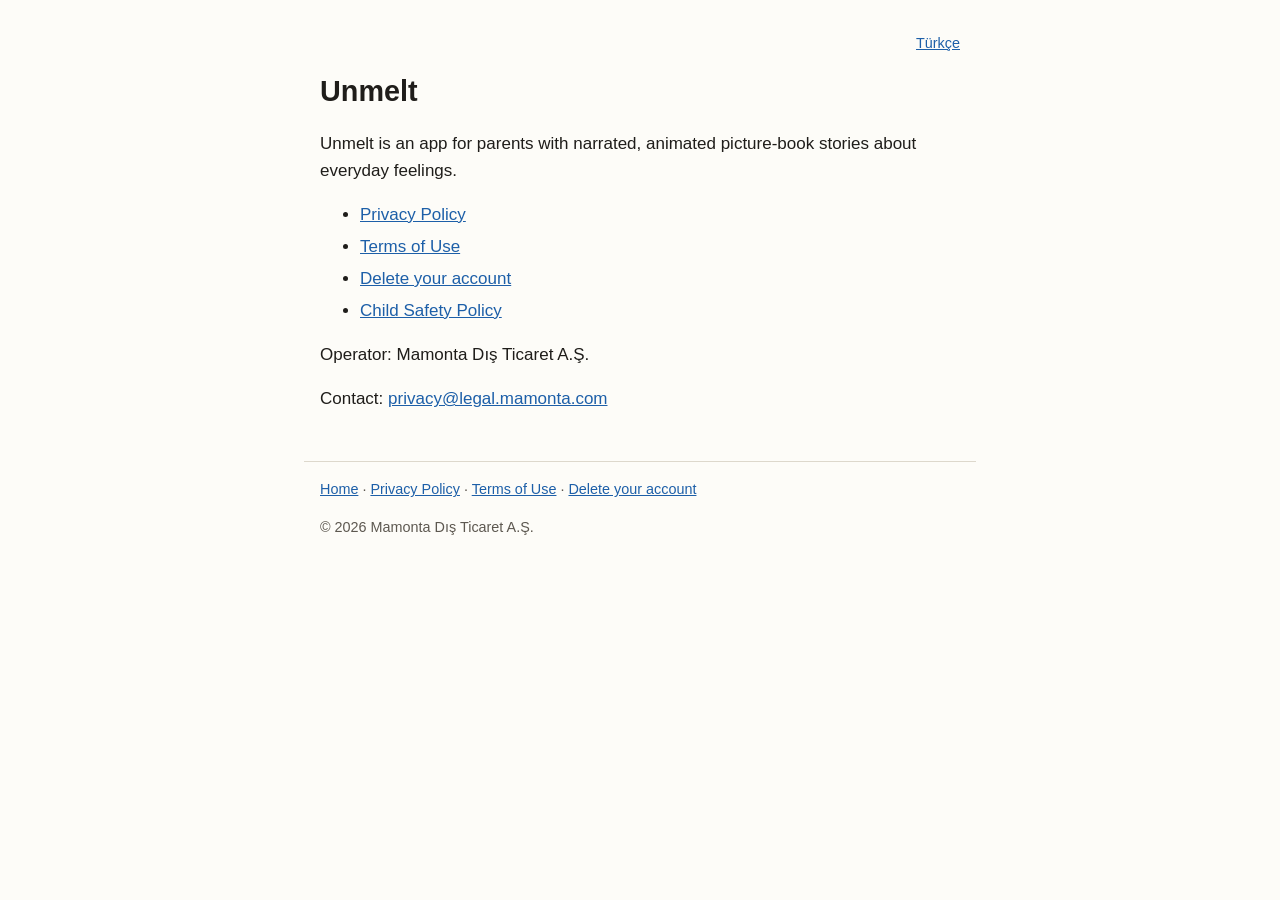
<file: index.html>
<!doctype html>
<html lang="en">
<head>
<meta charset="utf-8">
<meta name="viewport" content="width=device-width, initial-scale=1">
<title>Unmelt</title>
<link rel="stylesheet" href="style.css">
<link rel="alternate" hreflang="tr" href="tr/index.html">
</head>
<body>
<main>
<p class="dil"><a href="tr/index.html" hreflang="tr">Türkçe</a></p>
<h1>Unmelt</h1>
<p>Unmelt is an app for parents with narrated, animated picture-book stories about everyday feelings.</p>
<ul>
<li><a href="privacy/index.html">Privacy Policy</a></li>
<li><a href="terms/index.html">Terms of Use</a></li>
<li><a href="delete-account/index.html">Delete your account</a></li>
<li><a href="child-safety/index.html">Child Safety Policy</a></li>
</ul>
<p>Operator: Mamonta Dış Ticaret A.Ş.</p>
<p>Contact: <a href="mailto:privacy@legal.mamonta.com">privacy@legal.mamonta.com</a></p>

</main>
<footer>
<nav><a href="index.html">Home</a> · <a href="privacy/index.html">Privacy Policy</a> · <a href="terms/index.html">Terms of Use</a> · <a href="delete-account/index.html">Delete your account</a></nav>
<p>© 2026 Mamonta Dış Ticaret A.Ş.</p>
</footer>
</body>
</html>
</file>
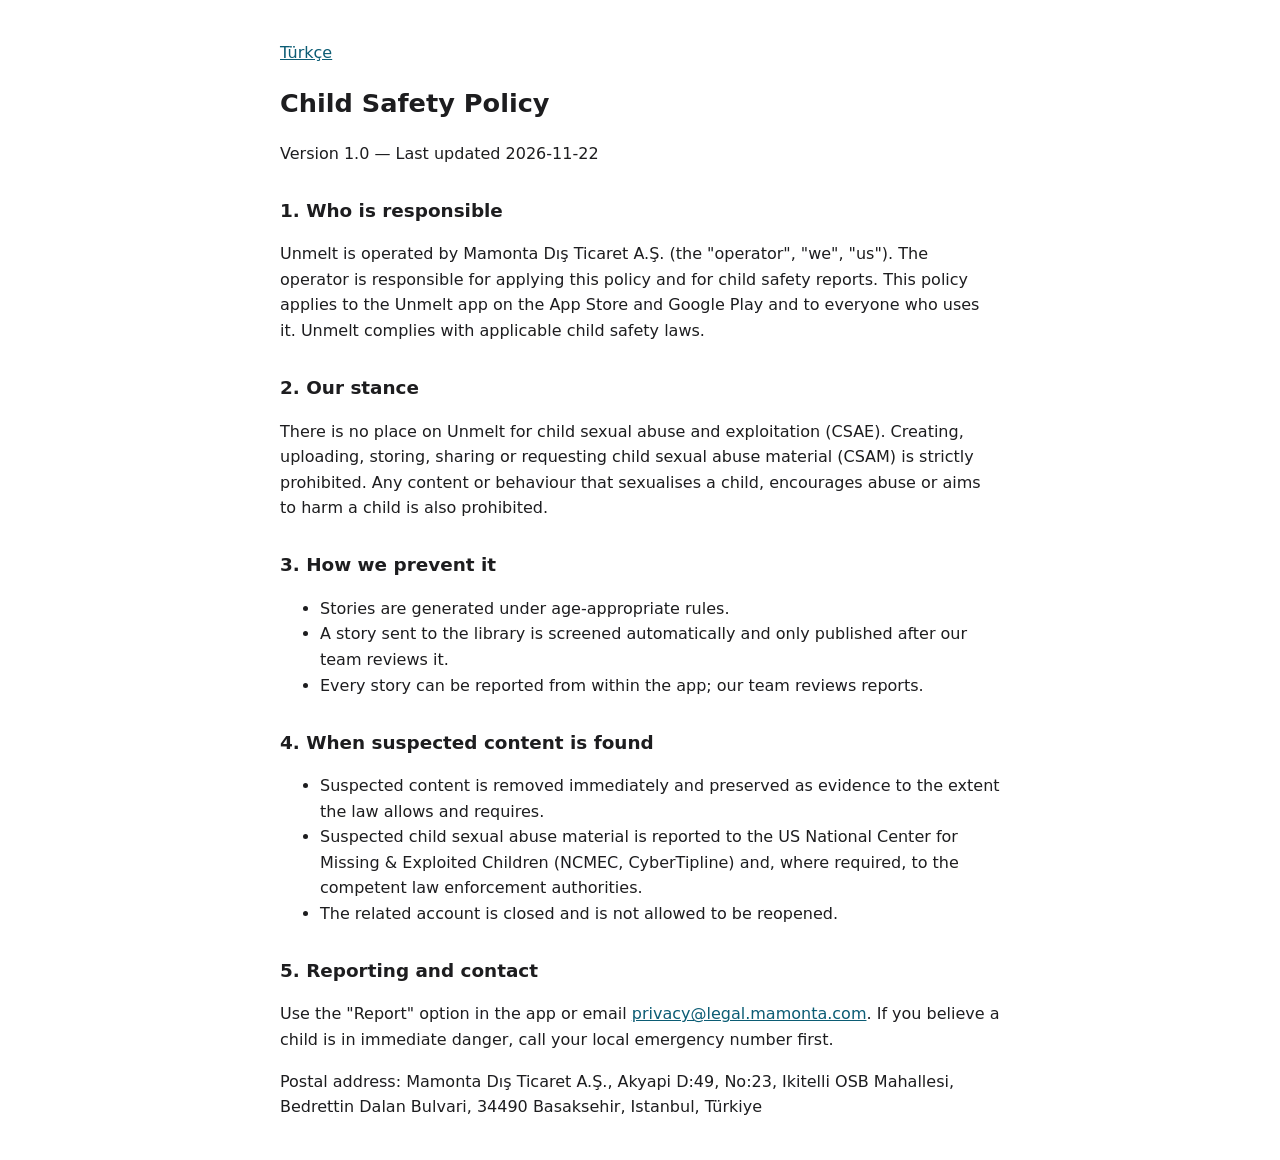
<file: child-safety/index.html>
<!doctype html>
<html lang="en">
<head>
<meta charset="utf-8">
<meta name="viewport" content="width=device-width, initial-scale=1">
<title>Child Safety Policy — Unmelt</title>
<style>
body{font-family:-apple-system,system-ui,sans-serif;max-width:720px;margin:0 auto;padding:24px 16px;line-height:1.6;color:#1d1d1f;background:#fff}
h1{font-size:1.6rem}h2{font-size:1.15rem;margin-top:1.6em}a{color:#0b5c74}
@media (prefers-color-scheme:dark){body{background:#121212;color:#eee}a{color:#7cc7dc}}
</style>
</head>
<body>
<p><a href="tr/">Türkçe</a></p>
<h1>Child Safety Policy</h1>
<p>Version 1.0 — Last updated 2026-11-22</p>
<h2>1. Who is responsible</h2>
<p>Unmelt is operated by Mamonta Dış Ticaret A.Ş. (the "operator", "we", "us"). The operator is responsible for applying this policy and for child safety reports. This policy applies to the Unmelt app on the App Store and Google Play and to everyone who uses it. Unmelt complies with applicable child safety laws.</p>
<h2>2. Our stance</h2>
<p>There is no place on Unmelt for child sexual abuse and exploitation (CSAE). Creating, uploading, storing, sharing or requesting child sexual abuse material (CSAM) is strictly prohibited. Any content or behaviour that sexualises a child, encourages abuse or aims to harm a child is also prohibited.</p>
<h2>3. How we prevent it</h2>
<ul>
<li>Stories are generated under age-appropriate rules.</li>
<li>A story sent to the library is screened automatically and only published after our team reviews it.</li>
<li>Every story can be reported from within the app; our team reviews reports.</li>
</ul>
<h2>4. When suspected content is found</h2>
<ul>
<li>Suspected content is removed immediately and preserved as evidence to the extent the law allows and requires.</li>
<li>Suspected child sexual abuse material is reported to the US National Center for Missing &amp; Exploited Children (NCMEC, CyberTipline) and, where required, to the competent law enforcement authorities.</li>
<li>The related account is closed and is not allowed to be reopened.</li>
</ul>
<h2>5. Reporting and contact</h2>
<p>Use the "Report" option in the app or email <a href="mailto:privacy@legal.mamonta.com">privacy@legal.mamonta.com</a>. If you believe a child is in immediate danger, call your local emergency number first.</p>
<p>Postal address: Mamonta Dış Ticaret A.Ş., Akyapi D:49, No:23, Ikitelli OSB Mahallesi, Bedrettin Dalan Bulvari, 34490 Basaksehir, Istanbul, Türkiye</p>
</body>
</html>
</file>
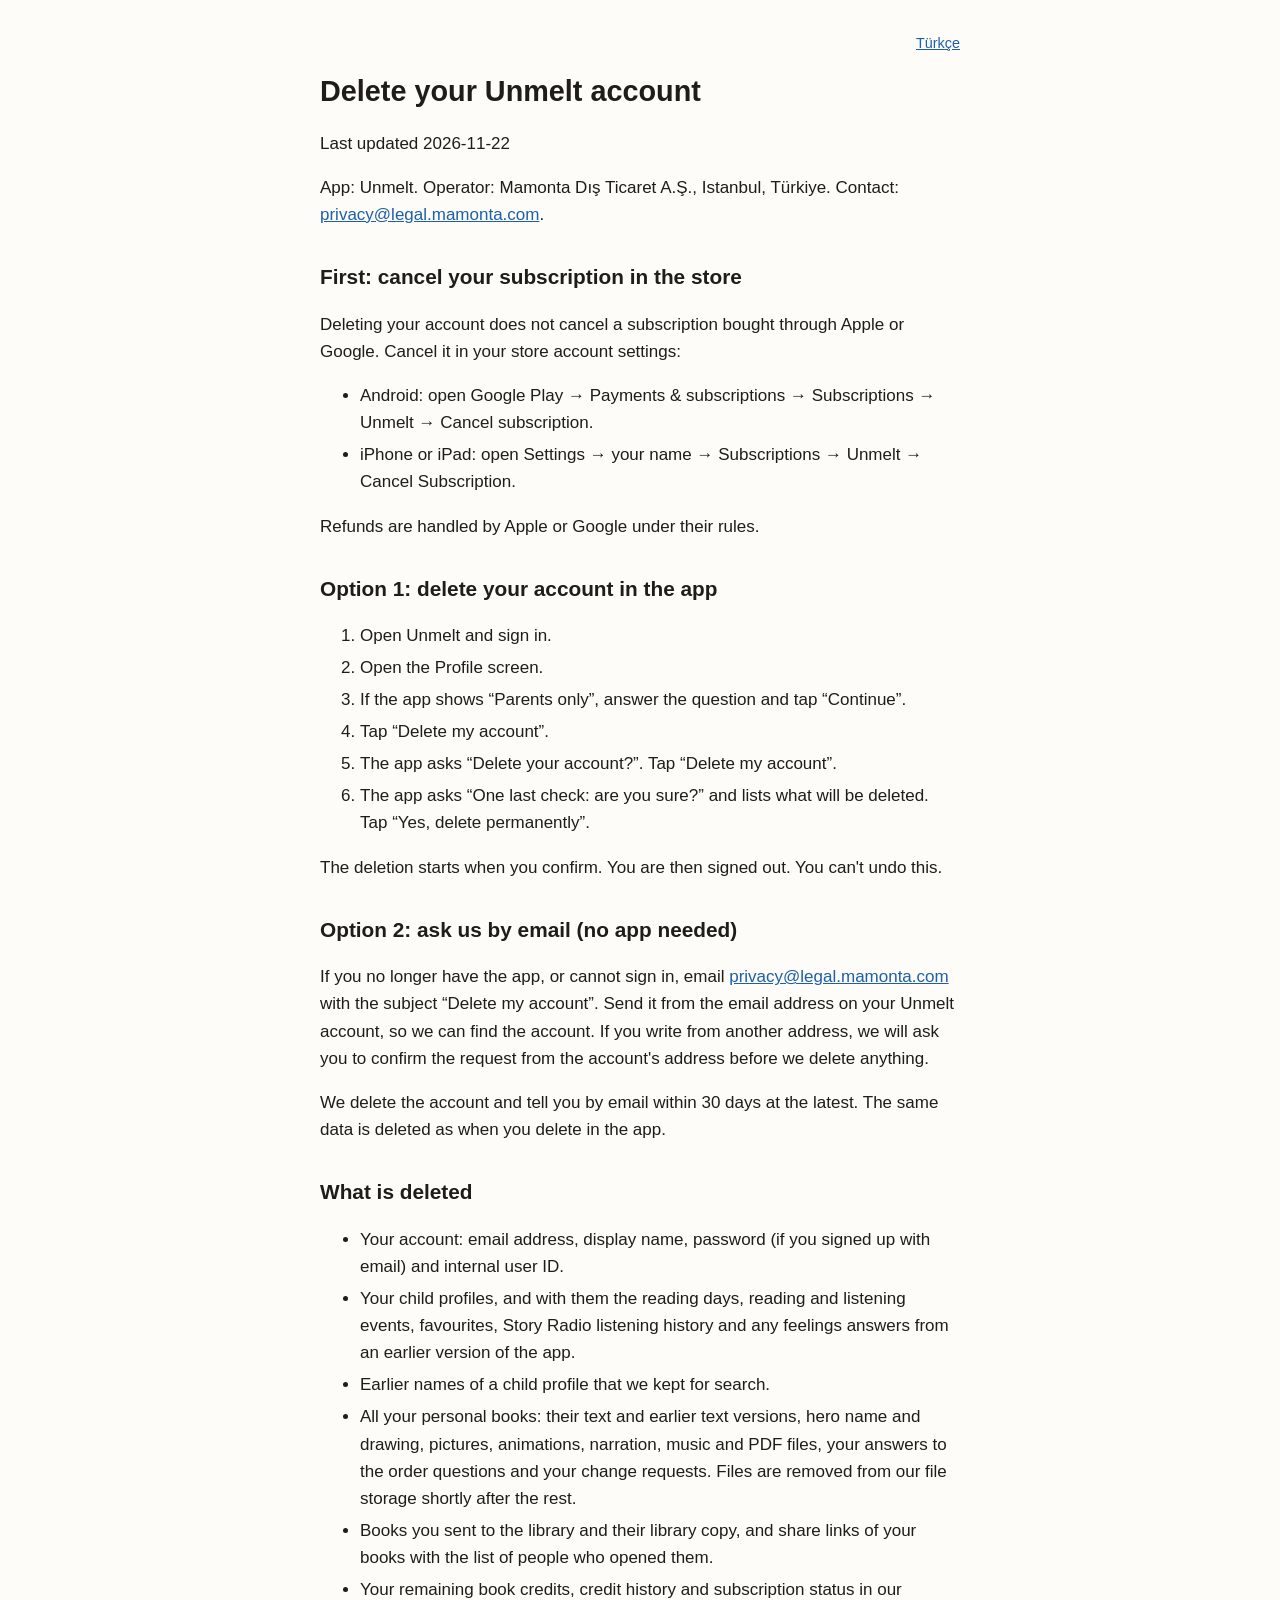
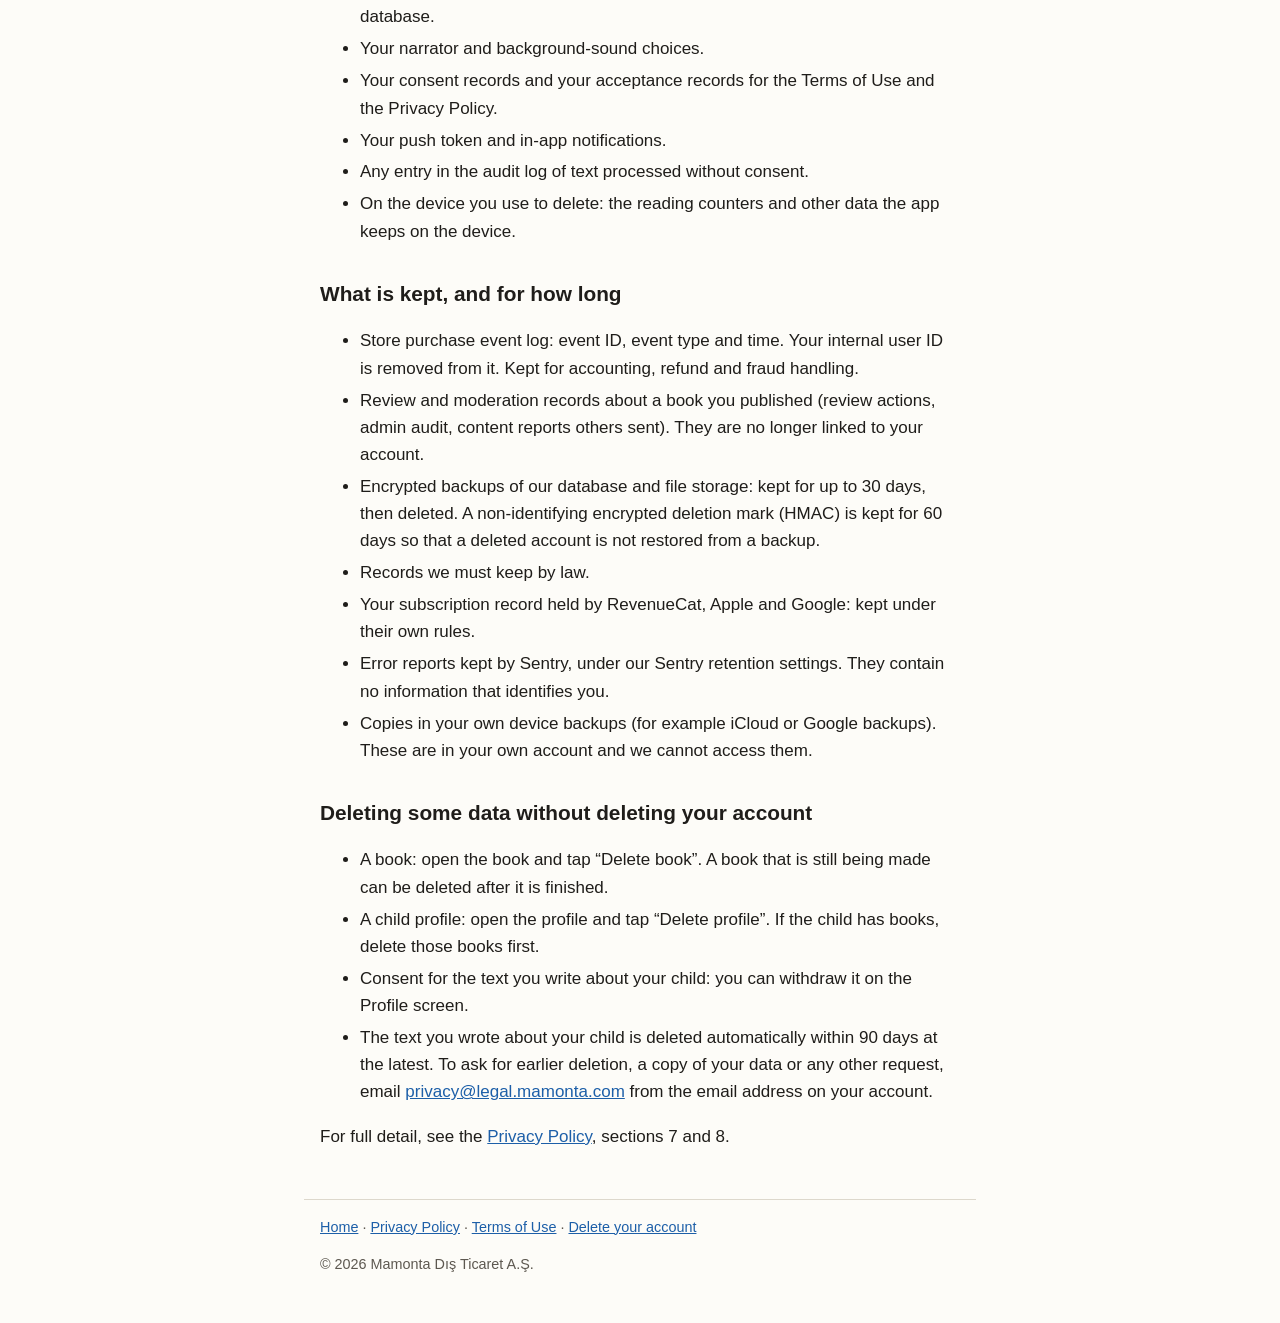
<file: delete-account/index.html>
<!doctype html>
<html lang="en">
<head>
<meta charset="utf-8">
<meta name="viewport" content="width=device-width, initial-scale=1">
<title>Unmelt — Delete Your Account</title>
<link rel="stylesheet" href="../style.css">
<link rel="alternate" hreflang="tr" href="tr/index.html">
</head>
<body>
<main>
<p class="dil"><a href="tr/index.html" hreflang="tr">Türkçe</a></p>
<h1>Delete your Unmelt account</h1>
<p>Last updated 2026-11-22</p>
<p>App: Unmelt. Operator: Mamonta Dış Ticaret A.Ş., Istanbul, Türkiye. Contact: <a href="mailto:privacy@legal.mamonta.com">privacy@legal.mamonta.com</a>.</p>

<h2>First: cancel your subscription in the store</h2>
<p>Deleting your account does not cancel a subscription bought through Apple or Google. Cancel it in your store account settings:</p>
<ul>
<li>Android: open Google Play → Payments &amp; subscriptions → Subscriptions → Unmelt → Cancel subscription.</li>
<li>iPhone or iPad: open Settings → your name → Subscriptions → Unmelt → Cancel Subscription.</li>
</ul>
<p>Refunds are handled by Apple or Google under their rules.</p>

<h2>Option 1: delete your account in the app</h2>
<ol>
<li>Open Unmelt and sign in.</li>
<li>Open the Profile screen.</li>
<li>If the app shows “Parents only”, answer the question and tap “Continue”.</li>
<li>Tap “Delete my account”.</li>
<li>The app asks “Delete your account?”. Tap “Delete my account”.</li>
<li>The app asks “One last check: are you sure?” and lists what will be deleted. Tap “Yes, delete permanently”.</li>
</ol>
<p>The deletion starts when you confirm. You are then signed out. You can't undo this.</p>

<h2>Option 2: ask us by email (no app needed)</h2>
<p>If you no longer have the app, or cannot sign in, email <a href="mailto:privacy@legal.mamonta.com?subject=Delete%20my%20account">privacy@legal.mamonta.com</a> with the subject “Delete my account”. Send it from the email address on your Unmelt account, so we can find the account. If you write from another address, we will ask you to confirm the request from the account's address before we delete anything.</p>
<p>We delete the account and tell you by email within 30 days at the latest. The same data is deleted as when you delete in the app.</p>

<h2>What is deleted</h2>
<ul>
<li>Your account: email address, display name, password (if you signed up with email) and internal user ID.</li>
<li>Your child profiles, and with them the reading days, reading and listening events, favourites, Story Radio listening history and any feelings answers from an earlier version of the app.</li>
<li>Earlier names of a child profile that we kept for search.</li>
<li>All your personal books: their text and earlier text versions, hero name and drawing, pictures, animations, narration, music and PDF files, your answers to the order questions and your change requests. Files are removed from our file storage shortly after the rest.</li>
<li>Books you sent to the library and their library copy, and share links of your books with the list of people who opened them.</li>
<li>Your remaining book credits, credit history and subscription status in our database.</li>
<li>Your narrator and background-sound choices.</li>
<li>Your consent records and your acceptance records for the Terms of Use and the Privacy Policy.</li>
<li>Your push token and in-app notifications.</li>
<li>Any entry in the audit log of text processed without consent.</li>
<li>On the device you use to delete: the reading counters and other data the app keeps on the device.</li>
</ul>

<h2>What is kept, and for how long</h2>
<ul>
<li>Store purchase event log: event ID, event type and time. Your internal user ID is removed from it. Kept for accounting, refund and fraud handling.</li>
<li>Review and moderation records about a book you published (review actions, admin audit, content reports others sent). They are no longer linked to your account.</li>
<li>Encrypted backups of our database and file storage: kept for up to 30 days, then deleted. A non-identifying encrypted deletion mark (HMAC) is kept for 60 days so that a deleted account is not restored from a backup.</li>
<li>Records we must keep by law.</li>
<li>Your subscription record held by RevenueCat, Apple and Google: kept under their own rules.</li>
<li>Error reports kept by Sentry, under our Sentry retention settings. They contain no information that identifies you.</li>
<li>Copies in your own device backups (for example iCloud or Google backups). These are in your own account and we cannot access them.</li>
</ul>

<h2>Deleting some data without deleting your account</h2>
<ul>
<li>A book: open the book and tap “Delete book”. A book that is still being made can be deleted after it is finished.</li>
<li>A child profile: open the profile and tap “Delete profile”. If the child has books, delete those books first.</li>
<li>Consent for the text you write about your child: you can withdraw it on the Profile screen.</li>
<li>The text you wrote about your child is deleted automatically within 90 days at the latest. To ask for earlier deletion, a copy of your data or any other request, email <a href="mailto:privacy@legal.mamonta.com">privacy@legal.mamonta.com</a> from the email address on your account.</li>
</ul>
<p>For full detail, see the <a href="../privacy/index.html">Privacy Policy</a>, sections 7 and 8.</p>

</main>
<footer>
<nav><a href="../index.html">Home</a> · <a href="../privacy/index.html">Privacy Policy</a> · <a href="../terms/index.html">Terms of Use</a> · <a href="../delete-account/index.html">Delete your account</a></nav>
<p>© 2026 Mamonta Dış Ticaret A.Ş.</p>
</footer>
</body>
</html>
</file>
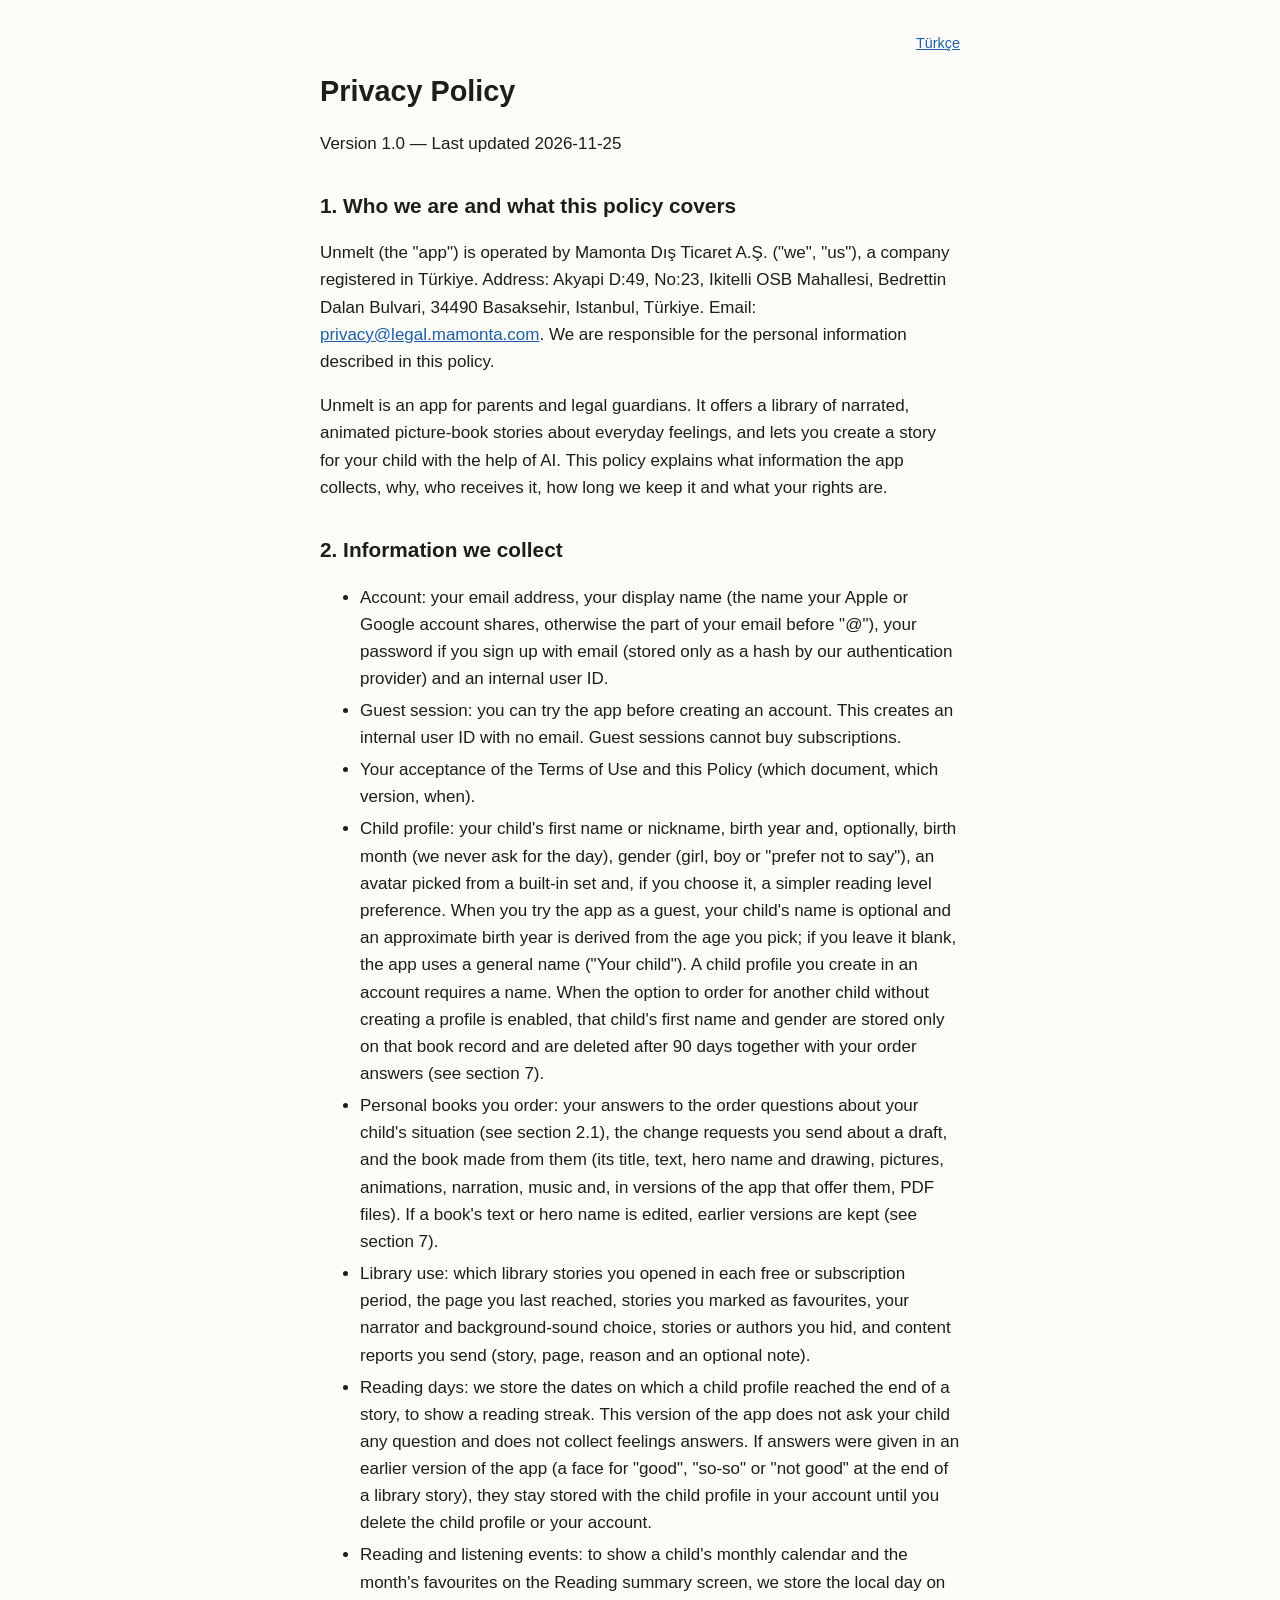
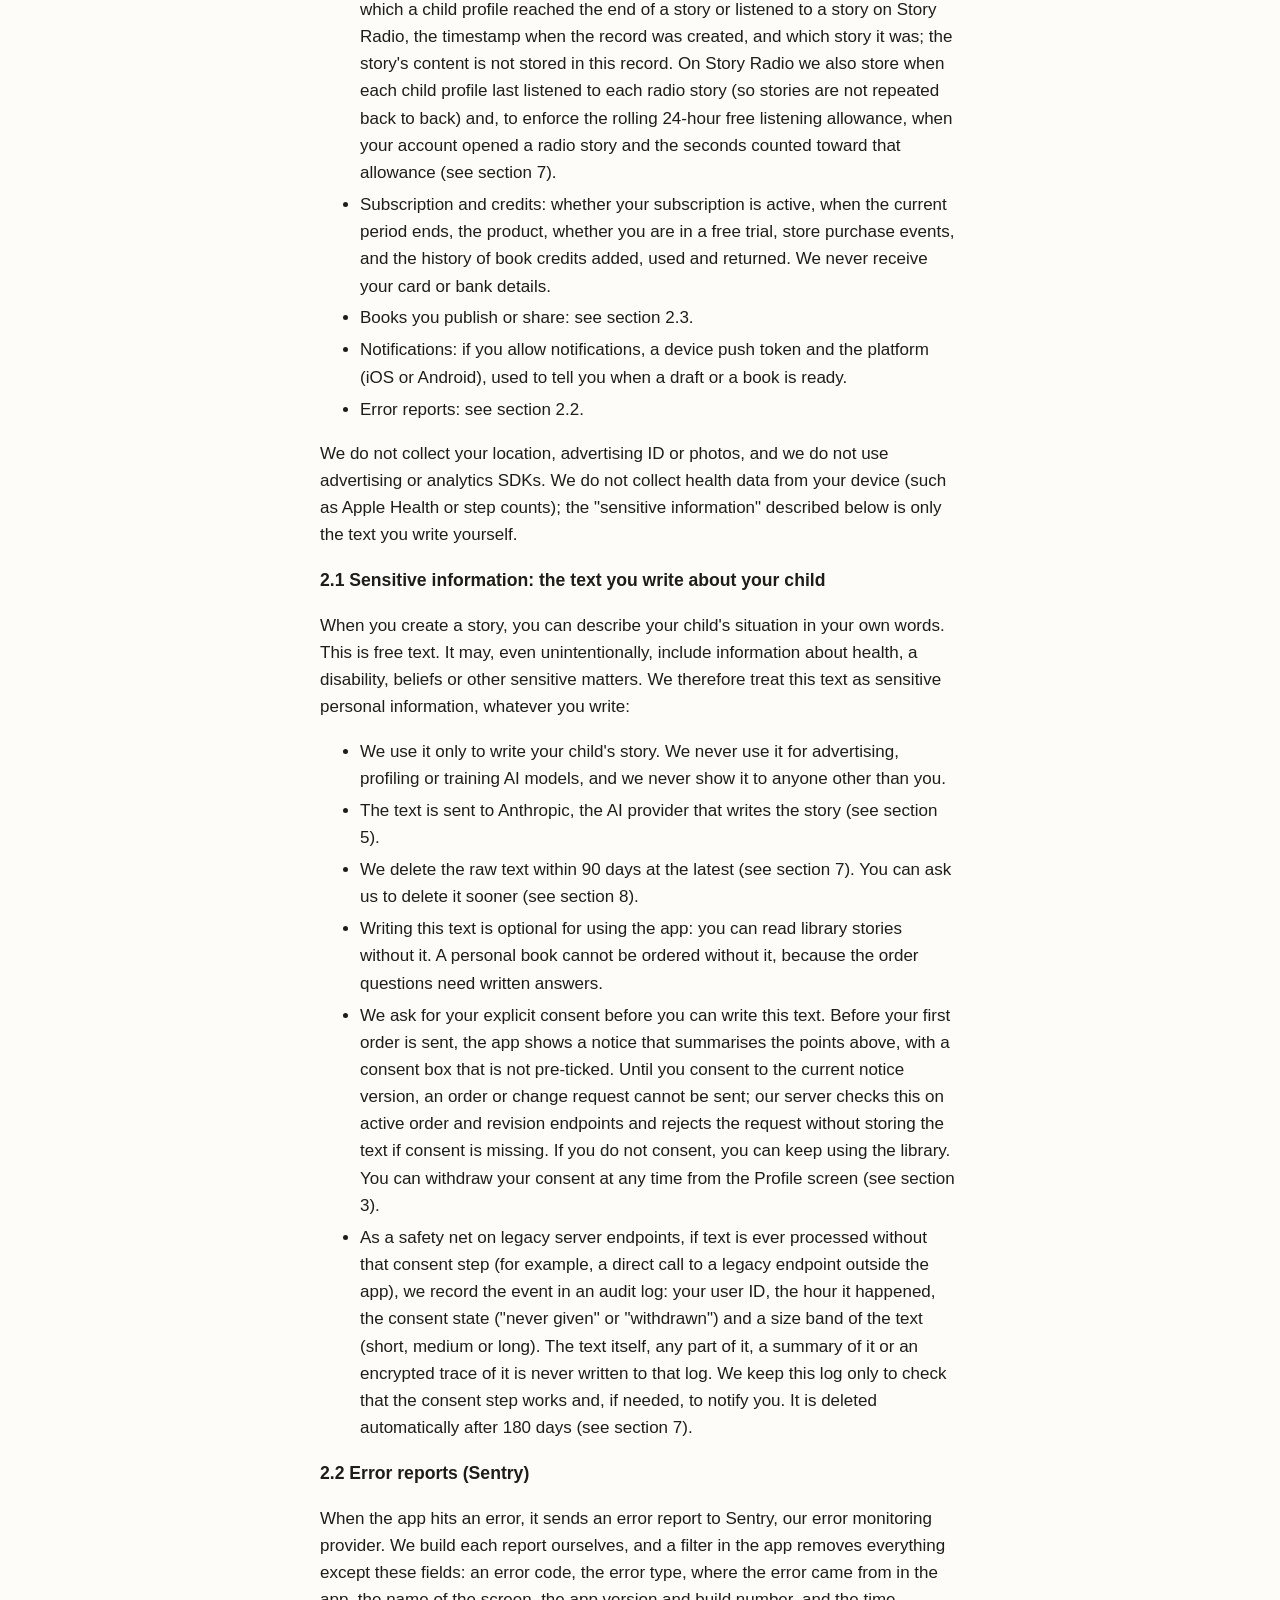
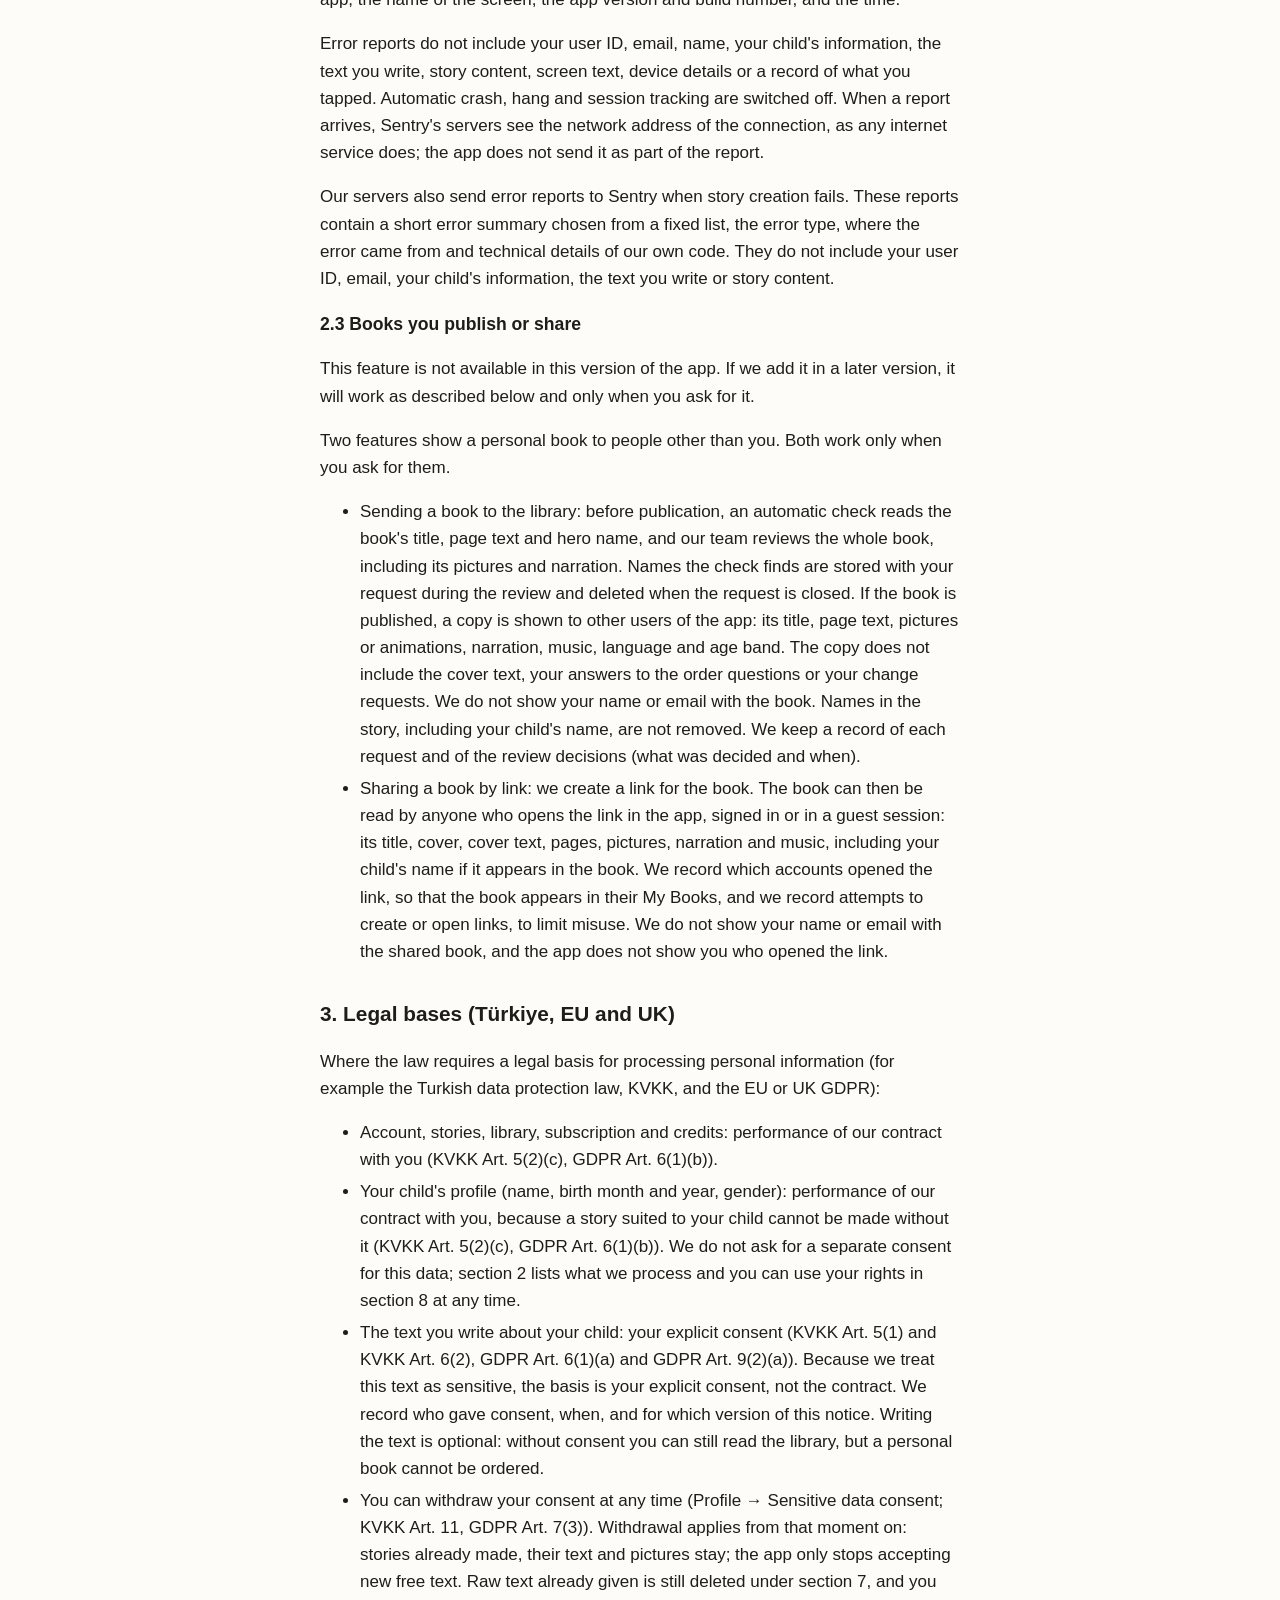
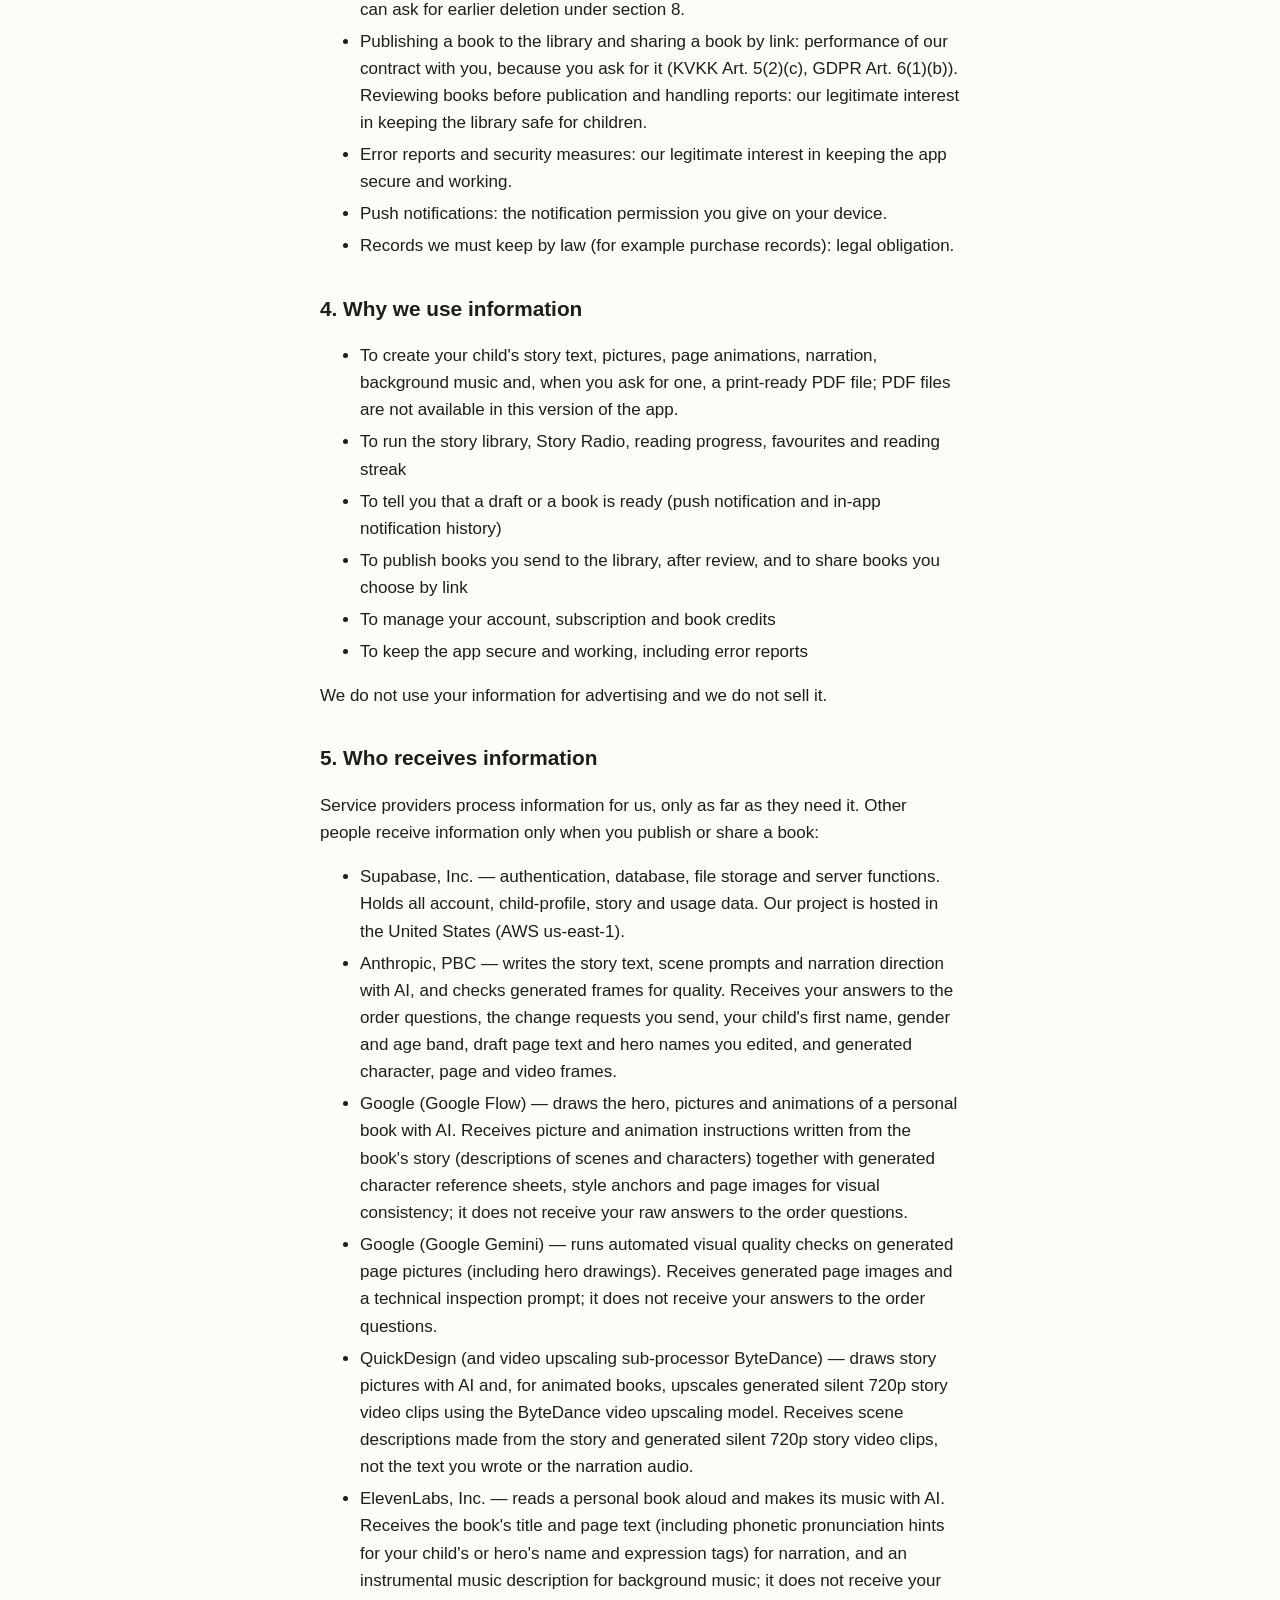
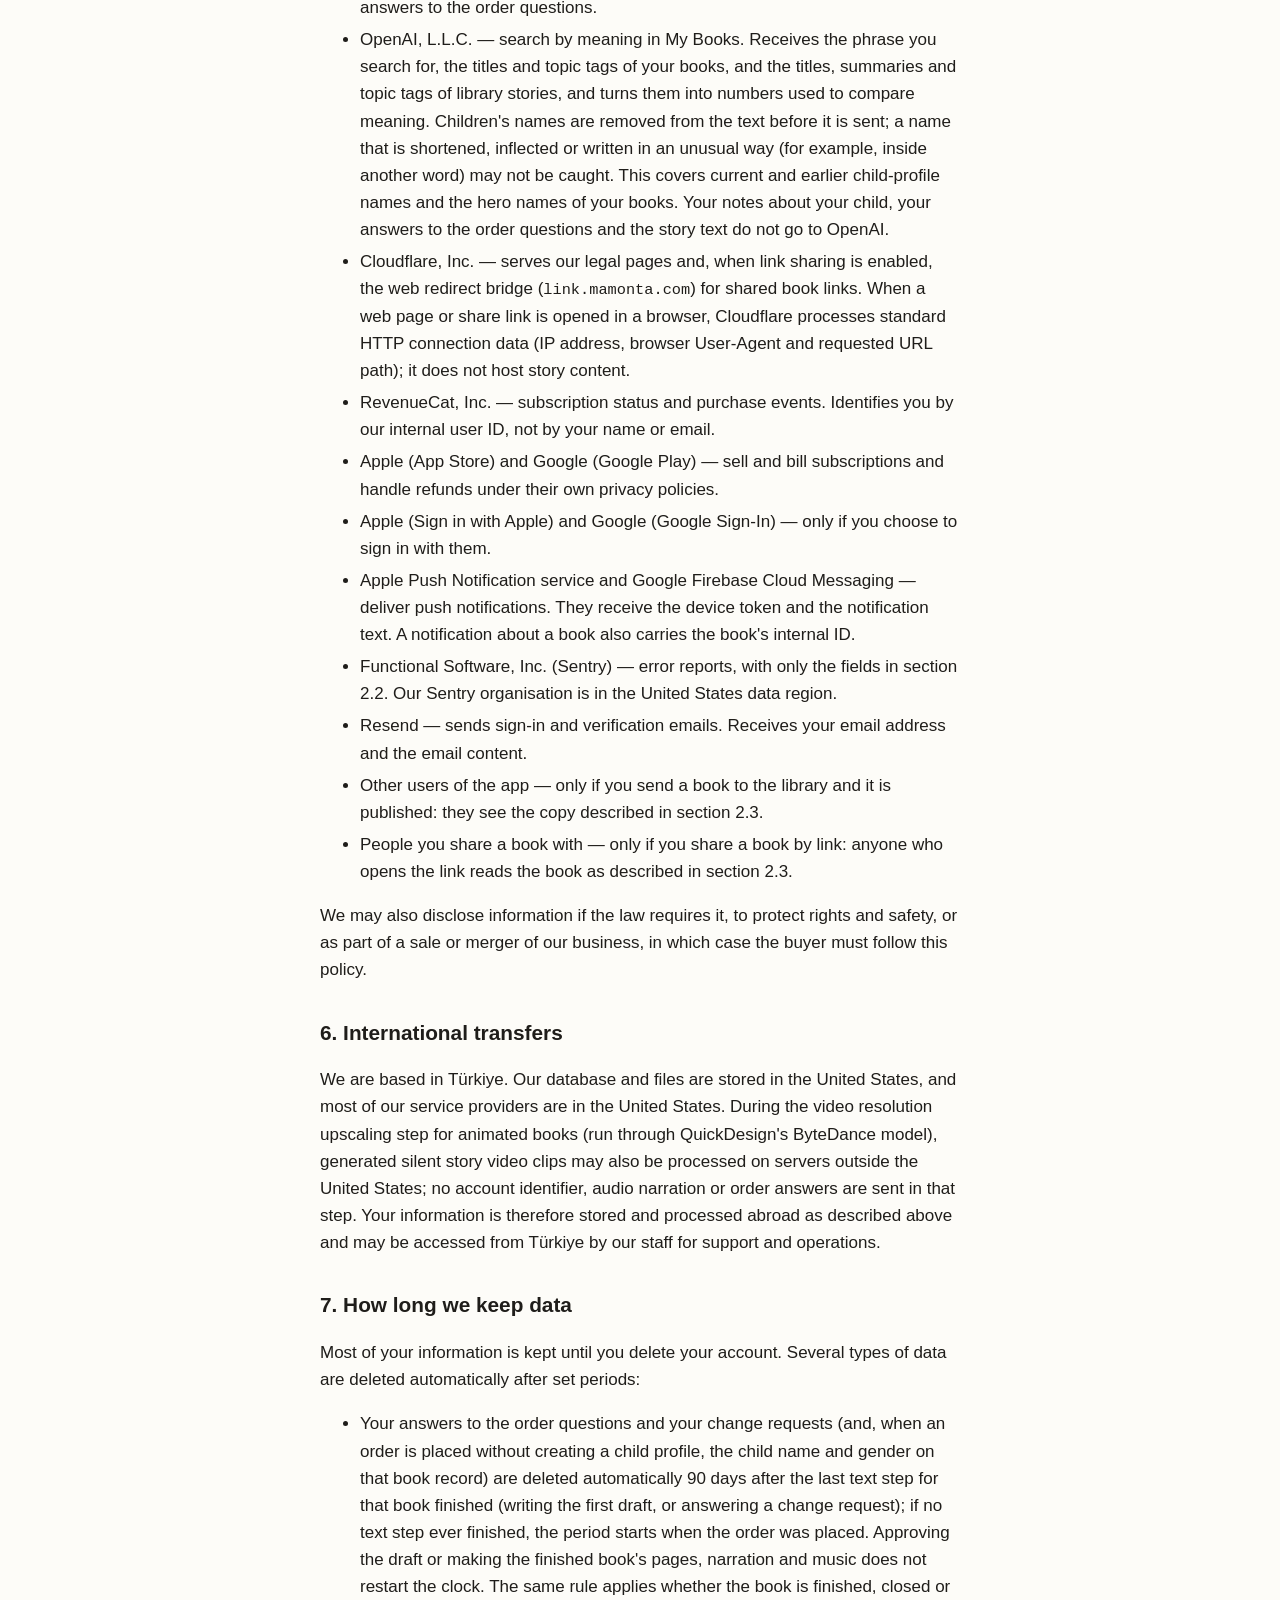
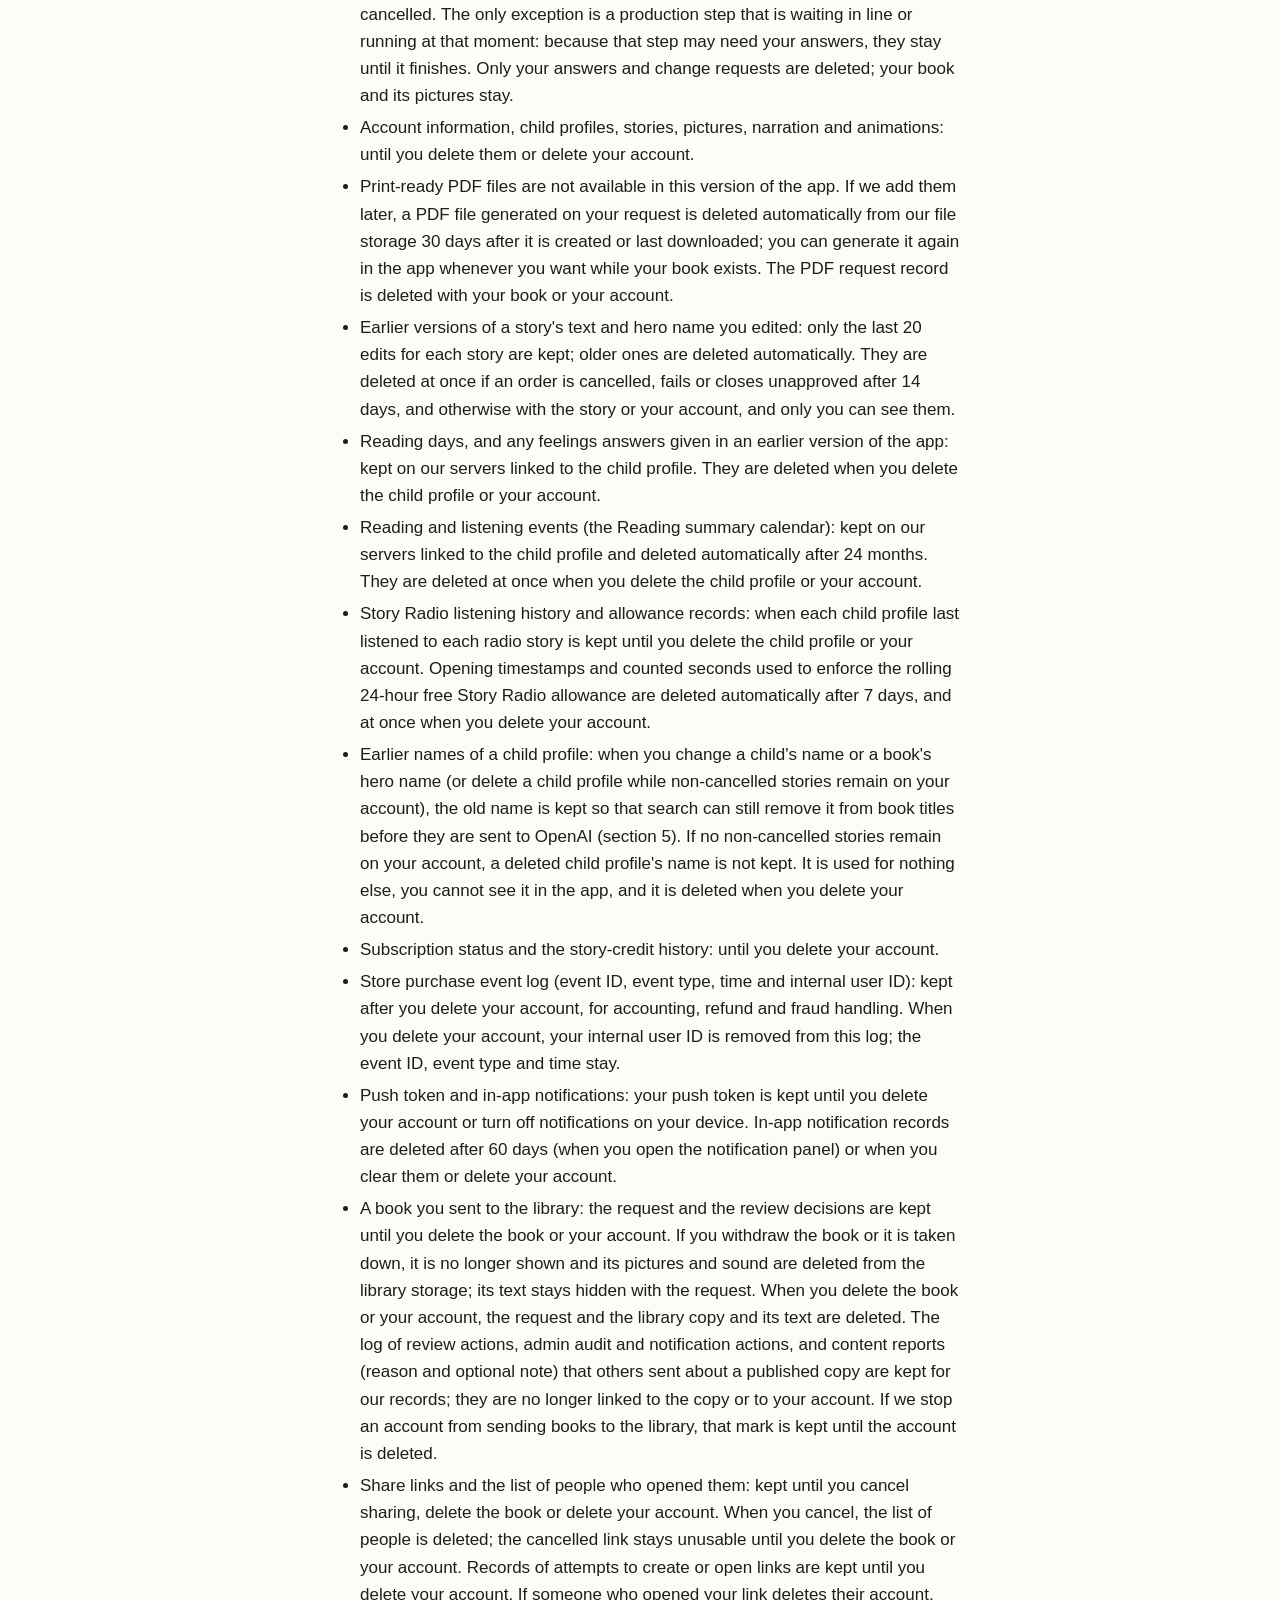
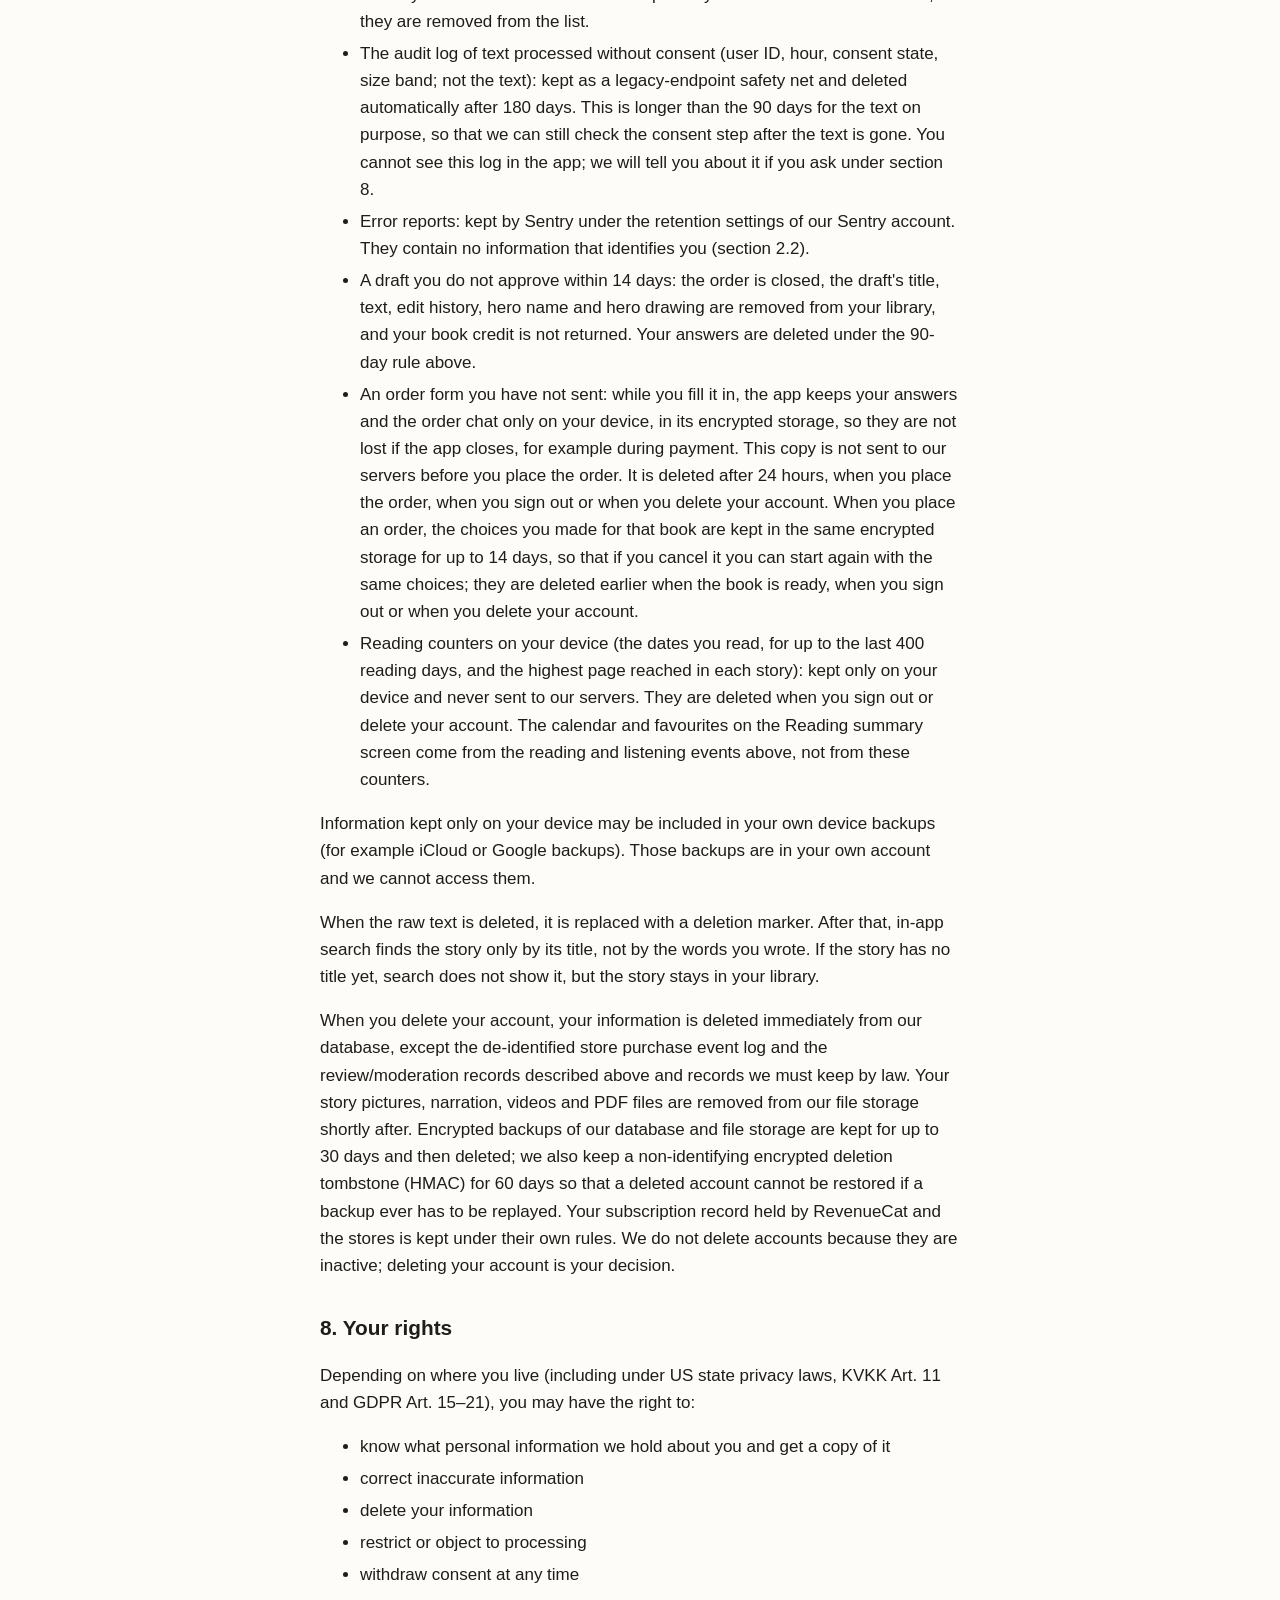
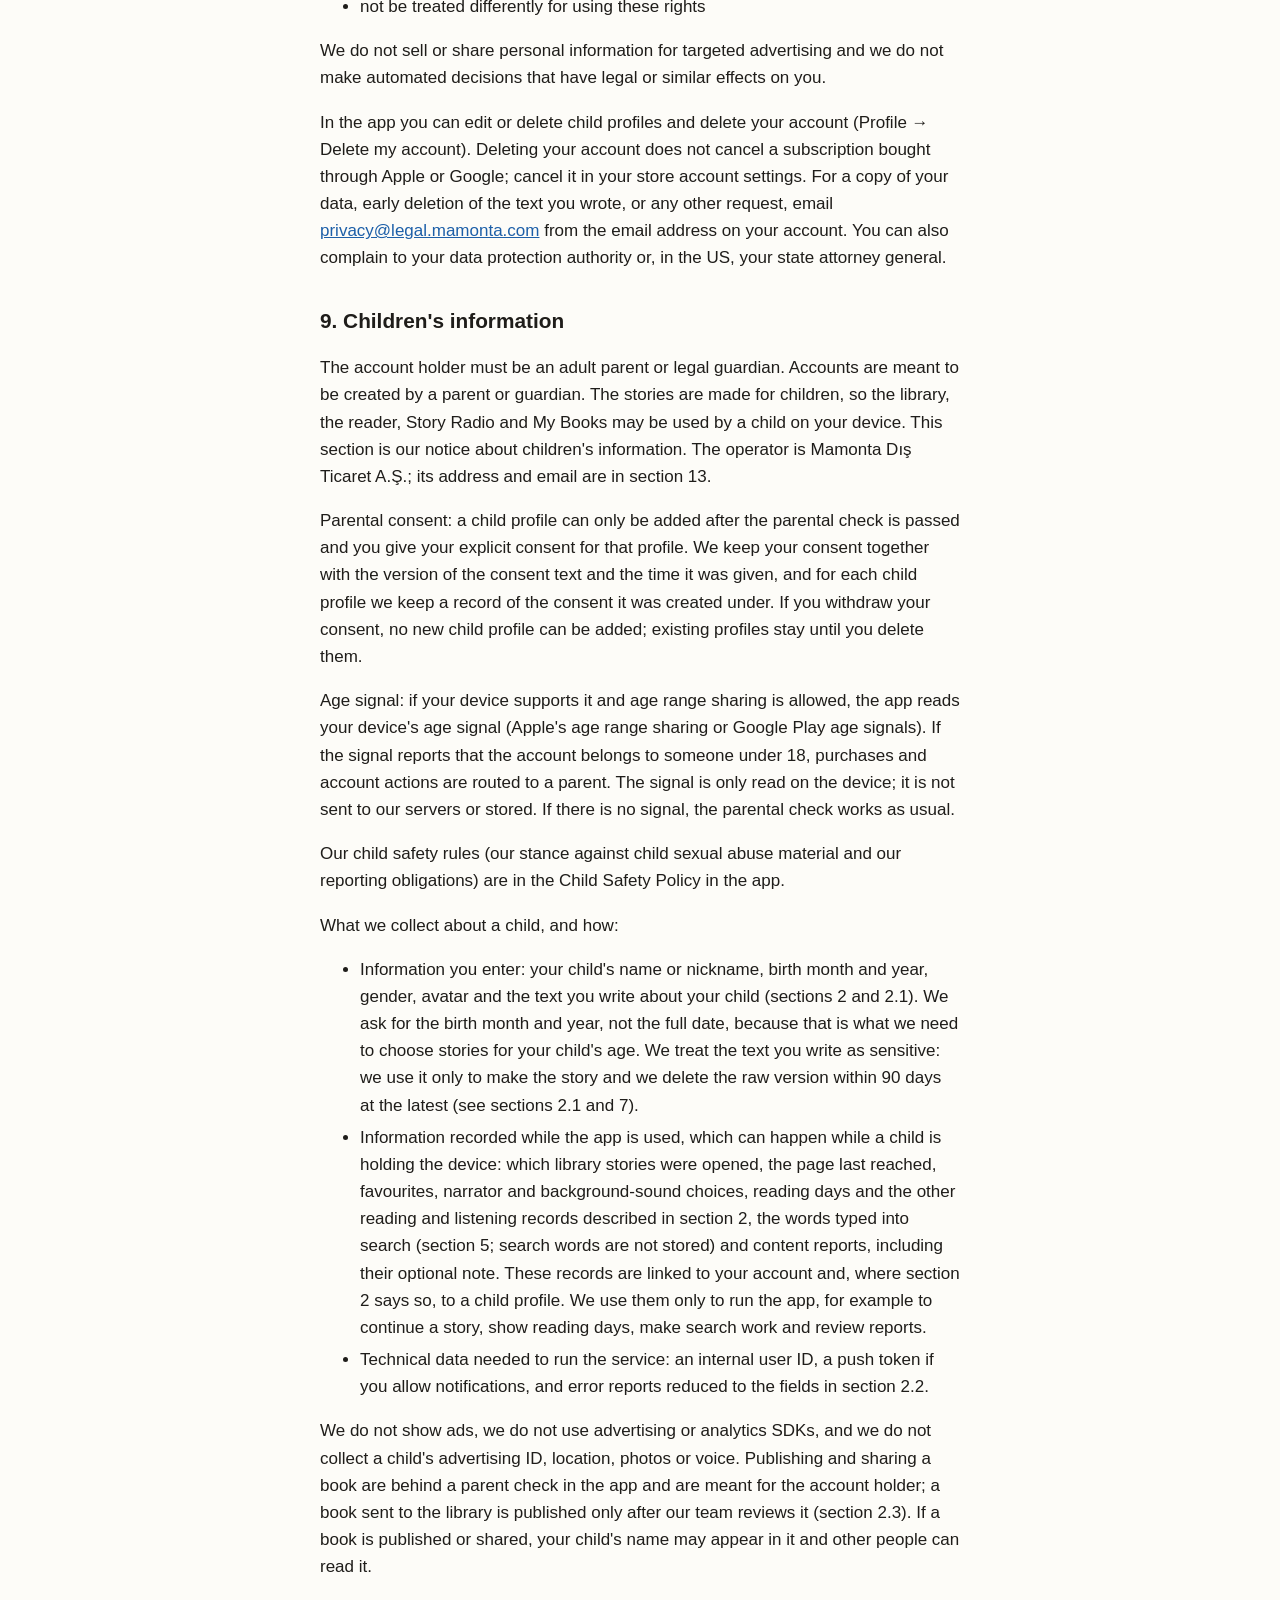
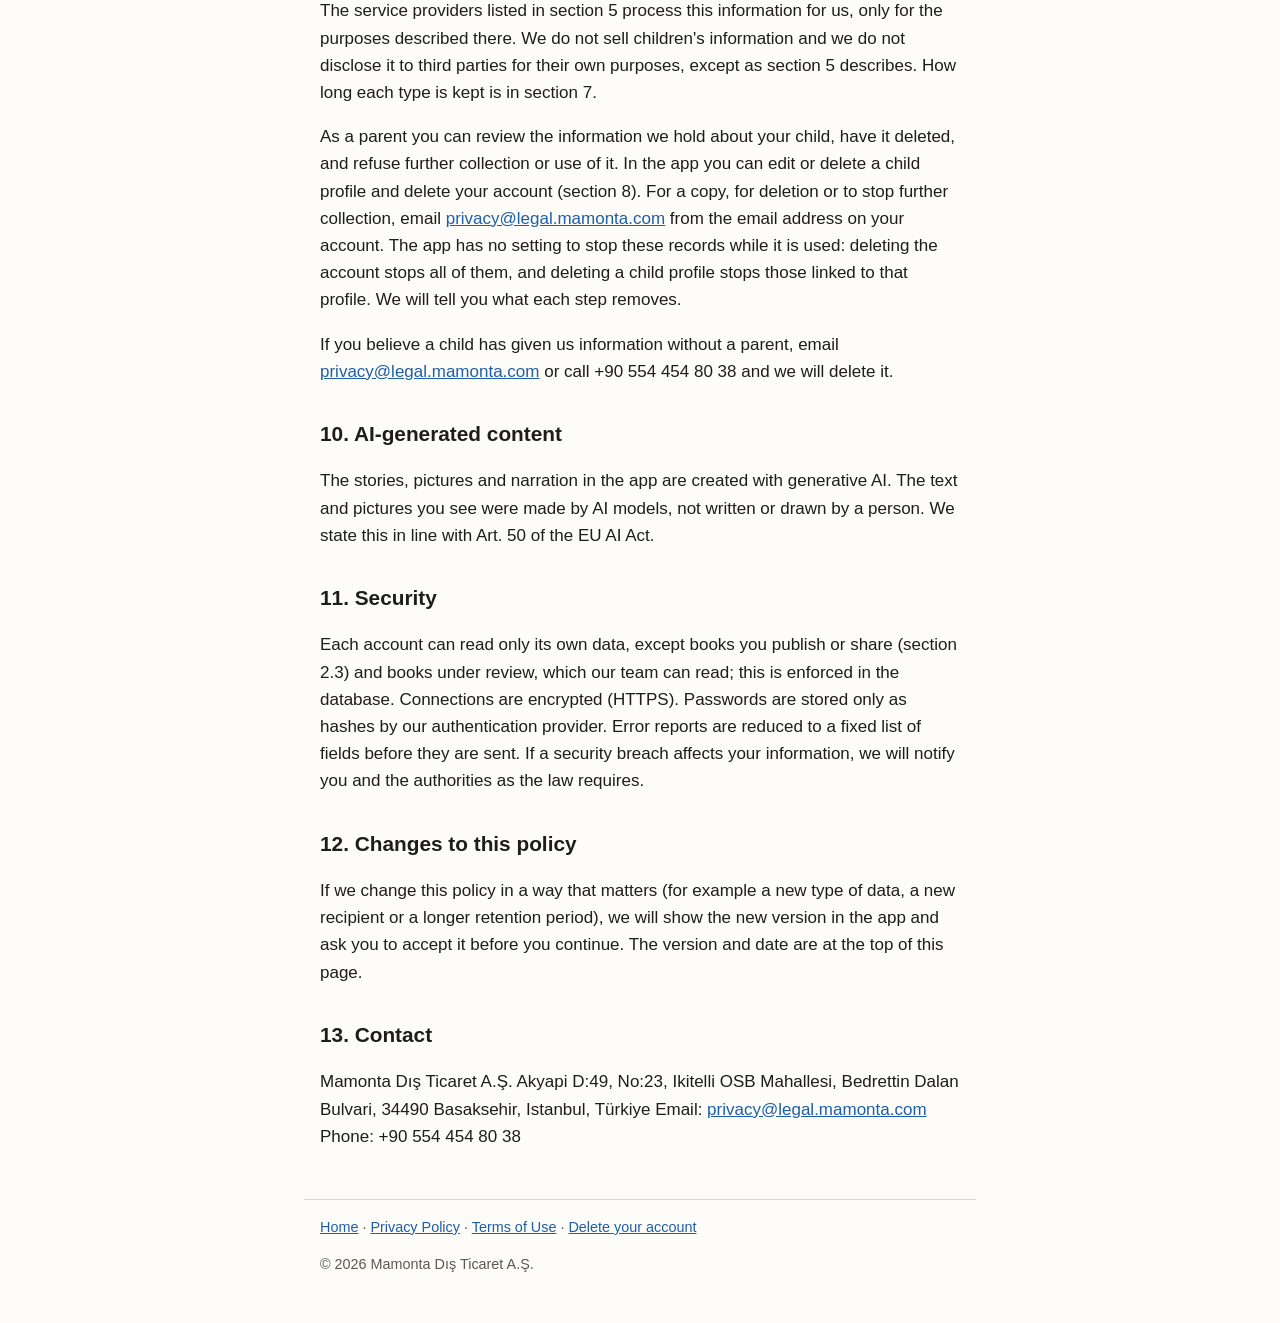
<file: privacy/index.html>
<!doctype html>
<html lang="en">
<head>
<meta charset="utf-8">
<meta name="viewport" content="width=device-width, initial-scale=1">
<title>Unmelt — Privacy Policy</title>
<link rel="stylesheet" href="../style.css">
<link rel="alternate" hreflang="tr" href="../privacy/tr/index.html">
</head>
<body>
<main>
<p class="dil"><a href="../privacy/tr/index.html" hreflang="tr">Türkçe</a></p>
<h1>Privacy Policy</h1>
<p>Version 1.0 — Last updated 2026-11-25</p>
<h2>1. Who we are and what this policy covers</h2>
<p>Unmelt (the "app") is operated by Mamonta Dış Ticaret A.Ş. ("we", "us"), a company registered in Türkiye. Address: Akyapi D:49, No:23, Ikitelli OSB Mahallesi, Bedrettin Dalan Bulvari, 34490 Basaksehir, Istanbul, Türkiye. Email: <a href="mailto:privacy@legal.mamonta.com">privacy@legal.mamonta.com</a>. We are responsible for the personal information described in this policy.</p>
<p>Unmelt is an app for parents and legal guardians. It offers a library of narrated, animated picture-book stories about everyday feelings, and lets you create a story for your child with the help of AI. This policy explains what information the app collects, why, who receives it, how long we keep it and what your rights are.</p>
<h2>2. Information we collect</h2>
<ul>
<li>Account: your email address, your display name (the name your Apple or Google account shares, otherwise the part of your email before "@"), your password if you sign up with email (stored only as a hash by our authentication provider) and an internal user ID.</li>
<li>Guest session: you can try the app before creating an account. This creates an internal user ID with no email. Guest sessions cannot buy subscriptions.</li>
<li>Your acceptance of the Terms of Use and this Policy (which document, which version, when).</li>
<li>Child profile: your child's first name or nickname, birth year and, optionally, birth month (we never ask for the day), gender (girl, boy or "prefer not to say"), an avatar picked from a built-in set and, if you choose it, a simpler reading level preference. When you try the app as a guest, your child's name is optional and an approximate birth year is derived from the age you pick; if you leave it blank, the app uses a general name ("Your child"). A child profile you create in an account requires a name. When the option to order for another child without creating a profile is enabled, that child's first name and gender are stored only on that book record and are deleted after 90 days together with your order answers (see section 7).</li>
<li>Personal books you order: your answers to the order questions about your child's situation (see section 2.1), the change requests you send about a draft, and the book made from them (its title, text, hero name and drawing, pictures, animations, narration, music and, in versions of the app that offer them, PDF files). If a book's text or hero name is edited, earlier versions are kept (see section 7).</li>
<li>Library use: which library stories you opened in each free or subscription period, the page you last reached, stories you marked as favourites, your narrator and background-sound choice, stories or authors you hid, and content reports you send (story, page, reason and an optional note).</li>
<li>Reading days: we store the dates on which a child profile reached the end of a story, to show a reading streak. This version of the app does not ask your child any question and does not collect feelings answers. If answers were given in an earlier version of the app (a face for "good", "so-so" or "not good" at the end of a library story), they stay stored with the child profile in your account until you delete the child profile or your account.</li>
<li>Reading and listening events: to show a child's monthly calendar and the month's favourites on the Reading summary screen, we store the local day on which a child profile reached the end of a story or listened to a story on Story Radio, the timestamp when the record was created, and which story it was; the story's content is not stored in this record. On Story Radio we also store when each child profile last listened to each radio story (so stories are not repeated back to back) and, to enforce the rolling 24-hour free listening allowance, when your account opened a radio story and the seconds counted toward that allowance (see section 7).</li>
<li>Subscription and credits: whether your subscription is active, when the current period ends, the product, whether you are in a free trial, store purchase events, and the history of book credits added, used and returned. We never receive your card or bank details.</li>
<li>Books you publish or share: see section 2.3.</li>
<li>Notifications: if you allow notifications, a device push token and the platform (iOS or Android), used to tell you when a draft or a book is ready.</li>
<li>Error reports: see section 2.2.</li>
</ul>
<p>We do not collect your location, advertising ID or photos, and we do not use advertising or analytics SDKs. We do not collect health data from your device (such as Apple Health or step counts); the "sensitive information" described below is only the text you write yourself.</p>
<h3>2.1 Sensitive information: the text you write about your child</h3>
<p>When you create a story, you can describe your child's situation in your own words. This is free text. It may, even unintentionally, include information about health, a disability, beliefs or other sensitive matters. We therefore treat this text as sensitive personal information, whatever you write:</p>
<ul>
<li>We use it only to write your child's story. We never use it for advertising, profiling or training AI models, and we never show it to anyone other than you.</li>
<li>The text is sent to Anthropic, the AI provider that writes the story (see section 5).</li>
<li>We delete the raw text within 90 days at the latest (see section 7). You can ask us to delete it sooner (see section 8).</li>
<li>Writing this text is optional for using the app: you can read library stories without it. A personal book cannot be ordered without it, because the order questions need written answers.</li>
<li>We ask for your explicit consent before you can write this text. Before your first order is sent, the app shows a notice that summarises the points above, with a consent box that is not pre-ticked. Until you consent to the current notice version, an order or change request cannot be sent; our server checks this on active order and revision endpoints and rejects the request without storing the text if consent is missing. If you do not consent, you can keep using the library. You can withdraw your consent at any time from the Profile screen (see section 3).</li>
<li>As a safety net on legacy server endpoints, if text is ever processed without that consent step (for example, a direct call to a legacy endpoint outside the app), we record the event in an audit log: your user ID, the hour it happened, the consent state ("never given" or "withdrawn") and a size band of the text (short, medium or long). The text itself, any part of it, a summary of it or an encrypted trace of it is never written to that log. We keep this log only to check that the consent step works and, if needed, to notify you. It is deleted automatically after 180 days (see section 7).</li>
</ul>
<h3>2.2 Error reports (Sentry)</h3>
<p>When the app hits an error, it sends an error report to Sentry, our error monitoring provider. We build each report ourselves, and a filter in the app removes everything except these fields: an error code, the error type, where the error came from in the app, the name of the screen, the app version and build number, and the time.</p>
<p>Error reports do not include your user ID, email, name, your child's information, the text you write, story content, screen text, device details or a record of what you tapped. Automatic crash, hang and session tracking are switched off. When a report arrives, Sentry's servers see the network address of the connection, as any internet service does; the app does not send it as part of the report.</p>
<p>Our servers also send error reports to Sentry when story creation fails. These reports contain a short error summary chosen from a fixed list, the error type, where the error came from and technical details of our own code. They do not include your user ID, email, your child's information, the text you write or story content.</p>
<h3>2.3 Books you publish or share</h3>
<p>This feature is not available in this version of the app. If we add it in a later version, it will work as described below and only when you ask for it.</p>
<p>Two features show a personal book to people other than you. Both work only when you ask for them.</p>
<ul>
<li>Sending a book to the library: before publication, an automatic check reads the book's title, page text and hero name, and our team reviews the whole book, including its pictures and narration. Names the check finds are stored with your request during the review and deleted when the request is closed. If the book is published, a copy is shown to other users of the app: its title, page text, pictures or animations, narration, music, language and age band. The copy does not include the cover text, your answers to the order questions or your change requests. We do not show your name or email with the book. Names in the story, including your child's name, are not removed. We keep a record of each request and of the review decisions (what was decided and when).</li>
<li>Sharing a book by link: we create a link for the book. The book can then be read by anyone who opens the link in the app, signed in or in a guest session: its title, cover, cover text, pages, pictures, narration and music, including your child's name if it appears in the book. We record which accounts opened the link, so that the book appears in their My Books, and we record attempts to create or open links, to limit misuse. We do not show your name or email with the shared book, and the app does not show you who opened the link.</li>
</ul>
<h2>3. Legal bases (Türkiye, EU and UK)</h2>
<p>Where the law requires a legal basis for processing personal information (for example the Turkish data protection law, KVKK, and the EU or UK GDPR):</p>
<ul>
<li>Account, stories, library, subscription and credits: performance of our contract with you (KVKK Art. 5(2)(c), GDPR Art. 6(1)(b)).</li>
<li>Your child's profile (name, birth month and year, gender): performance of our contract with you, because a story suited to your child cannot be made without it (KVKK Art. 5(2)(c), GDPR Art. 6(1)(b)). We do not ask for a separate consent for this data; section 2 lists what we process and you can use your rights in section 8 at any time.</li>
<li>The text you write about your child: your explicit consent (KVKK Art. 5(1) and KVKK Art. 6(2), GDPR Art. 6(1)(a) and GDPR Art. 9(2)(a)). Because we treat this text as sensitive, the basis is your explicit consent, not the contract. We record who gave consent, when, and for which version of this notice. Writing the text is optional: without consent you can still read the library, but a personal book cannot be ordered.</li>
<li>You can withdraw your consent at any time (Profile → Sensitive data consent; KVKK Art. 11, GDPR Art. 7(3)). Withdrawal applies from that moment on: stories already made, their text and pictures stay; the app only stops accepting new free text. Raw text already given is still deleted under section 7, and you can ask for earlier deletion under section 8.</li>
<li>Publishing a book to the library and sharing a book by link: performance of our contract with you, because you ask for it (KVKK Art. 5(2)(c), GDPR Art. 6(1)(b)). Reviewing books before publication and handling reports: our legitimate interest in keeping the library safe for children.</li>
<li>Error reports and security measures: our legitimate interest in keeping the app secure and working.</li>
<li>Push notifications: the notification permission you give on your device.</li>
<li>Records we must keep by law (for example purchase records): legal obligation.</li>
</ul>
<h2>4. Why we use information</h2>
<ul>
<li>To create your child's story text, pictures, page animations, narration, background music and, when you ask for one, a print-ready PDF file; PDF files are not available in this version of the app.</li>
<li>To run the story library, Story Radio, reading progress, favourites and reading streak</li>
<li>To tell you that a draft or a book is ready (push notification and in-app notification history)</li>
<li>To publish books you send to the library, after review, and to share books you choose by link</li>
<li>To manage your account, subscription and book credits</li>
<li>To keep the app secure and working, including error reports</li>
</ul>
<p>We do not use your information for advertising and we do not sell it.</p>
<h2>5. Who receives information</h2>
<p>Service providers process information for us, only as far as they need it. Other people receive information only when you publish or share a book:</p>
<ul>
<li>Supabase, Inc. — authentication, database, file storage and server functions. Holds all account, child-profile, story and usage data. Our project is hosted in the United States (AWS us-east-1).</li>
<li>Anthropic, PBC — writes the story text, scene prompts and narration direction with AI, and checks generated frames for quality. Receives your answers to the order questions, the change requests you send, your child's first name, gender and age band, draft page text and hero names you edited, and generated character, page and video frames.</li>
<li>Google (Google Flow) — draws the hero, pictures and animations of a personal book with AI. Receives picture and animation instructions written from the book's story (descriptions of scenes and characters) together with generated character reference sheets, style anchors and page images for visual consistency; it does not receive your raw answers to the order questions.</li>
<li>Google (Google Gemini) — runs automated visual quality checks on generated page pictures (including hero drawings). Receives generated page images and a technical inspection prompt; it does not receive your answers to the order questions.</li>
<li>QuickDesign (and video upscaling sub-processor ByteDance) — draws story pictures with AI and, for animated books, upscales generated silent 720p story video clips using the ByteDance video upscaling model. Receives scene descriptions made from the story and generated silent 720p story video clips, not the text you wrote or the narration audio.</li>
<li>ElevenLabs, Inc. — reads a personal book aloud and makes its music with AI. Receives the book's title and page text (including phonetic pronunciation hints for your child's or hero's name and expression tags) for narration, and an instrumental music description for background music; it does not receive your answers to the order questions.</li>
<li>OpenAI, L.L.C. — search by meaning in My Books. Receives the phrase you search for, the titles and topic tags of your books, and the titles, summaries and topic tags of library stories, and turns them into numbers used to compare meaning. Children's names are removed from the text before it is sent; a name that is shortened, inflected or written in an unusual way (for example, inside another word) may not be caught. This covers current and earlier child-profile names and the hero names of your books. Your notes about your child, your answers to the order questions and the story text do not go to OpenAI.</li>
<li>Cloudflare, Inc. — serves our legal pages and, when link sharing is enabled, the web redirect bridge (<code>link.mamonta.com</code>) for shared book links. When a web page or share link is opened in a browser, Cloudflare processes standard HTTP connection data (IP address, browser User-Agent and requested URL path); it does not host story content.</li>
<li>RevenueCat, Inc. — subscription status and purchase events. Identifies you by our internal user ID, not by your name or email.</li>
<li>Apple (App Store) and Google (Google Play) — sell and bill subscriptions and handle refunds under their own privacy policies.</li>
<li>Apple (Sign in with Apple) and Google (Google Sign-In) — only if you choose to sign in with them.</li>
<li>Apple Push Notification service and Google Firebase Cloud Messaging — deliver push notifications. They receive the device token and the notification text. A notification about a book also carries the book's internal ID.</li>
<li>Functional Software, Inc. (Sentry) — error reports, with only the fields in section 2.2. Our Sentry organisation is in the United States data region.</li>
<li>Resend — sends sign-in and verification emails. Receives your email address and the email content.</li>
<li>Other users of the app — only if you send a book to the library and it is published: they see the copy described in section 2.3.</li>
<li>People you share a book with — only if you share a book by link: anyone who opens the link reads the book as described in section 2.3.</li>
</ul>
<p>We may also disclose information if the law requires it, to protect rights and safety, or as part of a sale or merger of our business, in which case the buyer must follow this policy.</p>
<h2>6. International transfers</h2>
<p>We are based in Türkiye. Our database and files are stored in the United States, and most of our service providers are in the United States. During the video resolution upscaling step for animated books (run through QuickDesign's ByteDance model), generated silent story video clips may also be processed on servers outside the United States; no account identifier, audio narration or order answers are sent in that step. Your information is therefore stored and processed abroad as described above and may be accessed from Türkiye by our staff for support and operations.</p>
<h2>7. How long we keep data</h2>
<p>Most of your information is kept until you delete your account. Several types of data are deleted automatically after set periods:</p>
<ul>
<li>Your answers to the order questions and your change requests (and, when an order is placed without creating a child profile, the child name and gender on that book record) are deleted automatically 90 days after the last text step for that book finished (writing the first draft, or answering a change request); if no text step ever finished, the period starts when the order was placed. Approving the draft or making the finished book's pages, narration and music does not restart the clock. The same rule applies whether the book is finished, closed or cancelled. The only exception is a production step that is waiting in line or running at that moment: because that step may need your answers, they stay until it finishes. Only your answers and change requests are deleted; your book and its pictures stay.</li>
<li>Account information, child profiles, stories, pictures, narration and animations: until you delete them or delete your account.</li>
<li>Print-ready PDF files are not available in this version of the app. If we add them later, a PDF file generated on your request is deleted automatically from our file storage 30 days after it is created or last downloaded; you can generate it again in the app whenever you want while your book exists. The PDF request record is deleted with your book or your account.</li>
<li>Earlier versions of a story's text and hero name you edited: only the last 20 edits for each story are kept; older ones are deleted automatically. They are deleted at once if an order is cancelled, fails or closes unapproved after 14 days, and otherwise with the story or your account, and only you can see them.</li>
<li>Reading days, and any feelings answers given in an earlier version of the app: kept on our servers linked to the child profile. They are deleted when you delete the child profile or your account.</li>
<li>Reading and listening events (the Reading summary calendar): kept on our servers linked to the child profile and deleted automatically after 24 months. They are deleted at once when you delete the child profile or your account.</li>
<li>Story Radio listening history and allowance records: when each child profile last listened to each radio story is kept until you delete the child profile or your account. Opening timestamps and counted seconds used to enforce the rolling 24-hour free Story Radio allowance are deleted automatically after 7 days, and at once when you delete your account.</li>
<li>Earlier names of a child profile: when you change a child's name or a book's hero name (or delete a child profile while non-cancelled stories remain on your account), the old name is kept so that search can still remove it from book titles before they are sent to OpenAI (section 5). If no non-cancelled stories remain on your account, a deleted child profile's name is not kept. It is used for nothing else, you cannot see it in the app, and it is deleted when you delete your account.</li>
<li>Subscription status and the story-credit history: until you delete your account.</li>
<li>Store purchase event log (event ID, event type, time and internal user ID): kept after you delete your account, for accounting, refund and fraud handling. When you delete your account, your internal user ID is removed from this log; the event ID, event type and time stay.</li>
<li>Push token and in-app notifications: your push token is kept until you delete your account or turn off notifications on your device. In-app notification records are deleted after 60 days (when you open the notification panel) or when you clear them or delete your account.</li>
<li>A book you sent to the library: the request and the review decisions are kept until you delete the book or your account. If you withdraw the book or it is taken down, it is no longer shown and its pictures and sound are deleted from the library storage; its text stays hidden with the request. When you delete the book or your account, the request and the library copy and its text are deleted. The log of review actions, admin audit and notification actions, and content reports (reason and optional note) that others sent about a published copy are kept for our records; they are no longer linked to the copy or to your account. If we stop an account from sending books to the library, that mark is kept until the account is deleted.</li>
<li>Share links and the list of people who opened them: kept until you cancel sharing, delete the book or delete your account. When you cancel, the list of people is deleted; the cancelled link stays unusable until you delete the book or your account. Records of attempts to create or open links are kept until you delete your account. If someone who opened your link deletes their account, they are removed from the list.</li>
<li>The audit log of text processed without consent (user ID, hour, consent state, size band; not the text): kept as a legacy-endpoint safety net and deleted automatically after 180 days. This is longer than the 90 days for the text on purpose, so that we can still check the consent step after the text is gone. You cannot see this log in the app; we will tell you about it if you ask under section 8.</li>
<li>Error reports: kept by Sentry under the retention settings of our Sentry account. They contain no information that identifies you (section 2.2).</li>
<li>A draft you do not approve within 14 days: the order is closed, the draft's title, text, edit history, hero name and hero drawing are removed from your library, and your book credit is not returned. Your answers are deleted under the 90-day rule above.</li>
<li>An order form you have not sent: while you fill it in, the app keeps your answers and the order chat only on your device, in its encrypted storage, so they are not lost if the app closes, for example during payment. This copy is not sent to our servers before you place the order. It is deleted after 24 hours, when you place the order, when you sign out or when you delete your account. When you place an order, the choices you made for that book are kept in the same encrypted storage for up to 14 days, so that if you cancel it you can start again with the same choices; they are deleted earlier when the book is ready, when you sign out or when you delete your account.</li>
<li>Reading counters on your device (the dates you read, for up to the last 400 reading days, and the highest page reached in each story): kept only on your device and never sent to our servers. They are deleted when you sign out or delete your account. The calendar and favourites on the Reading summary screen come from the reading and listening events above, not from these counters.</li>
</ul>
<p>Information kept only on your device may be included in your own device backups (for example iCloud or Google backups). Those backups are in your own account and we cannot access them.</p>
<p>When the raw text is deleted, it is replaced with a deletion marker. After that, in-app search finds the story only by its title, not by the words you wrote. If the story has no title yet, search does not show it, but the story stays in your library.</p>
<p>When you delete your account, your information is deleted immediately from our database, except the de-identified store purchase event log and the review/moderation records described above and records we must keep by law. Your story pictures, narration, videos and PDF files are removed from our file storage shortly after. Encrypted backups of our database and file storage are kept for up to 30 days and then deleted; we also keep a non-identifying encrypted deletion tombstone (HMAC) for 60 days so that a deleted account cannot be restored if a backup ever has to be replayed. Your subscription record held by RevenueCat and the stores is kept under their own rules. We do not delete accounts because they are inactive; deleting your account is your decision.</p>
<h2>8. Your rights</h2>
<p>Depending on where you live (including under US state privacy laws, KVKK Art. 11 and GDPR Art. 15–21), you may have the right to:</p>
<ul>
<li>know what personal information we hold about you and get a copy of it</li>
<li>correct inaccurate information</li>
<li>delete your information</li>
<li>restrict or object to processing</li>
<li>withdraw consent at any time</li>
<li>not be treated differently for using these rights</li>
</ul>
<p>We do not sell or share personal information for targeted advertising and we do not make automated decisions that have legal or similar effects on you.</p>
<p>In the app you can edit or delete child profiles and delete your account (Profile → Delete my account). Deleting your account does not cancel a subscription bought through Apple or Google; cancel it in your store account settings. For a copy of your data, early deletion of the text you wrote, or any other request, email <a href="mailto:privacy@legal.mamonta.com">privacy@legal.mamonta.com</a> from the email address on your account. You can also complain to your data protection authority or, in the US, your state attorney general.</p>
<h2>9. Children's information</h2>
<p>The account holder must be an adult parent or legal guardian. Accounts are meant to be created by a parent or guardian. The stories are made for children, so the library, the reader, Story Radio and My Books may be used by a child on your device. This section is our notice about children's information. The operator is Mamonta Dış Ticaret A.Ş.; its address and email are in section 13.</p>
<p>Parental consent: a child profile can only be added after the parental check is passed and you give your explicit consent for that profile. We keep your consent together with the version of the consent text and the time it was given, and for each child profile we keep a record of the consent it was created under. If you withdraw your consent, no new child profile can be added; existing profiles stay until you delete them.</p>
<p>Age signal: if your device supports it and age range sharing is allowed, the app reads your device's age signal (Apple's age range sharing or Google Play age signals). If the signal reports that the account belongs to someone under 18, purchases and account actions are routed to a parent. The signal is only read on the device; it is not sent to our servers or stored. If there is no signal, the parental check works as usual.</p>
<p>Our child safety rules (our stance against child sexual abuse material and our reporting obligations) are in the Child Safety Policy in the app.</p>
<p>What we collect about a child, and how:</p>
<ul>
<li>Information you enter: your child's name or nickname, birth month and year, gender, avatar and the text you write about your child (sections 2 and 2.1). We ask for the birth month and year, not the full date, because that is what we need to choose stories for your child's age. We treat the text you write as sensitive: we use it only to make the story and we delete the raw version within 90 days at the latest (see sections 2.1 and 7).</li>
<li>Information recorded while the app is used, which can happen while a child is holding the device: which library stories were opened, the page last reached, favourites, narrator and background-sound choices, reading days and the other reading and listening records described in section 2, the words typed into search (section 5; search words are not stored) and content reports, including their optional note. These records are linked to your account and, where section 2 says so, to a child profile. We use them only to run the app, for example to continue a story, show reading days, make search work and review reports.</li>
<li>Technical data needed to run the service: an internal user ID, a push token if you allow notifications, and error reports reduced to the fields in section 2.2.</li>
</ul>
<p>We do not show ads, we do not use advertising or analytics SDKs, and we do not collect a child's advertising ID, location, photos or voice. Publishing and sharing a book are behind a parent check in the app and are meant for the account holder; a book sent to the library is published only after our team reviews it (section 2.3). If a book is published or shared, your child's name may appear in it and other people can read it.</p>
<p>The service providers listed in section 5 process this information for us, only for the purposes described there. We do not sell children's information and we do not disclose it to third parties for their own purposes, except as section 5 describes. How long each type is kept is in section 7.</p>
<p>As a parent you can review the information we hold about your child, have it deleted, and refuse further collection or use of it. In the app you can edit or delete a child profile and delete your account (section 8). For a copy, for deletion or to stop further collection, email <a href="mailto:privacy@legal.mamonta.com">privacy@legal.mamonta.com</a> from the email address on your account. The app has no setting to stop these records while it is used: deleting the account stops all of them, and deleting a child profile stops those linked to that profile. We will tell you what each step removes.</p>
<p>If you believe a child has given us information without a parent, email <a href="mailto:privacy@legal.mamonta.com">privacy@legal.mamonta.com</a> or call +90 554 454 80 38 and we will delete it.</p>
<h2>10. AI-generated content</h2>
<p>The stories, pictures and narration in the app are created with generative AI. The text and pictures you see were made by AI models, not written or drawn by a person. We state this in line with Art. 50 of the EU AI Act.</p>
<h2>11. Security</h2>
<p>Each account can read only its own data, except books you publish or share (section 2.3) and books under review, which our team can read; this is enforced in the database. Connections are encrypted (HTTPS). Passwords are stored only as hashes by our authentication provider. Error reports are reduced to a fixed list of fields before they are sent. If a security breach affects your information, we will notify you and the authorities as the law requires.</p>
<h2>12. Changes to this policy</h2>
<p>If we change this policy in a way that matters (for example a new type of data, a new recipient or a longer retention period), we will show the new version in the app and ask you to accept it before you continue. The version and date are at the top of this page.</p>
<h2>13. Contact</h2>
<p>Mamonta Dış Ticaret A.Ş. Akyapi D:49, No:23, Ikitelli OSB Mahallesi, Bedrettin Dalan Bulvari, 34490 Basaksehir, Istanbul, Türkiye Email: <a href="mailto:privacy@legal.mamonta.com">privacy@legal.mamonta.com</a> Phone: +90 554 454 80 38</p>
</main>
<footer>
<nav><a href="../index.html">Home</a> · <a href="../privacy/index.html">Privacy Policy</a> · <a href="../terms/index.html">Terms of Use</a> · <a href="../delete-account/index.html">Delete your account</a></nav>
<p>© 2026 Mamonta Dış Ticaret A.Ş.</p>
</footer>
</body>
</html>
</file>
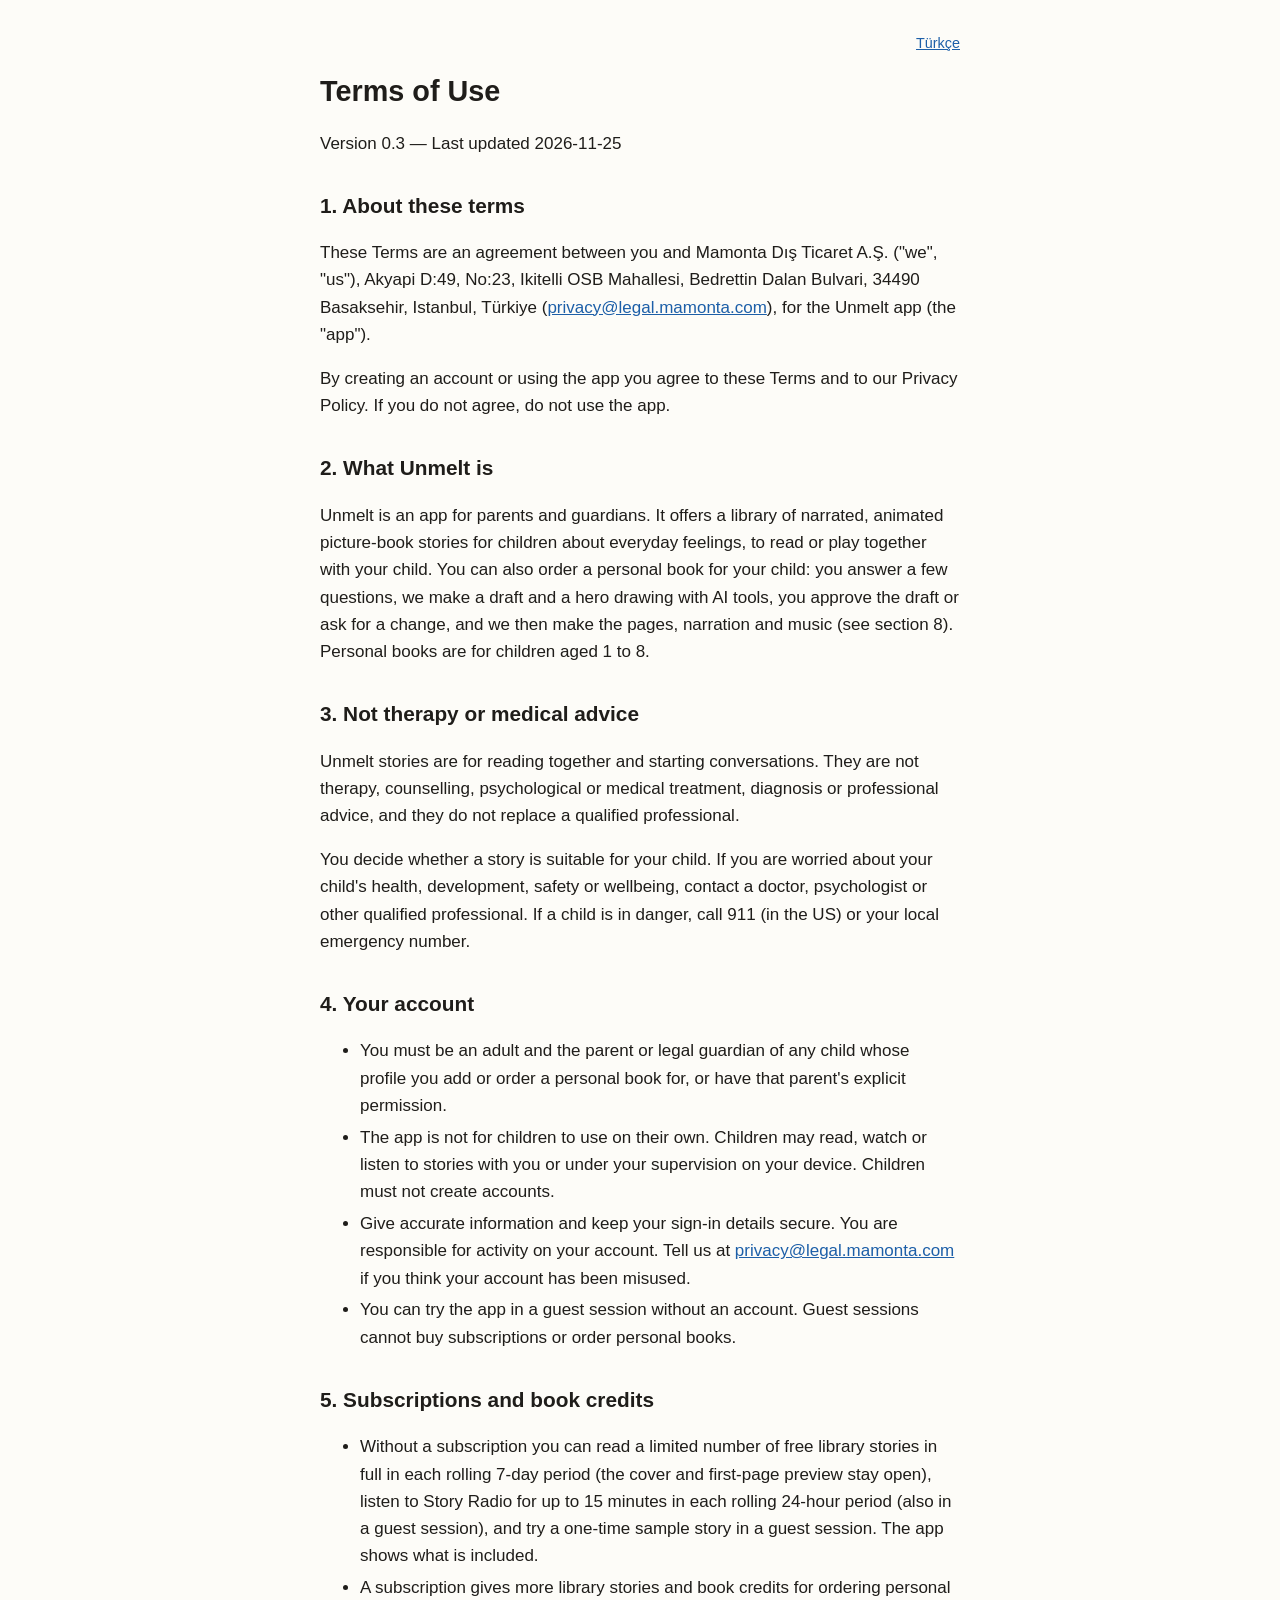
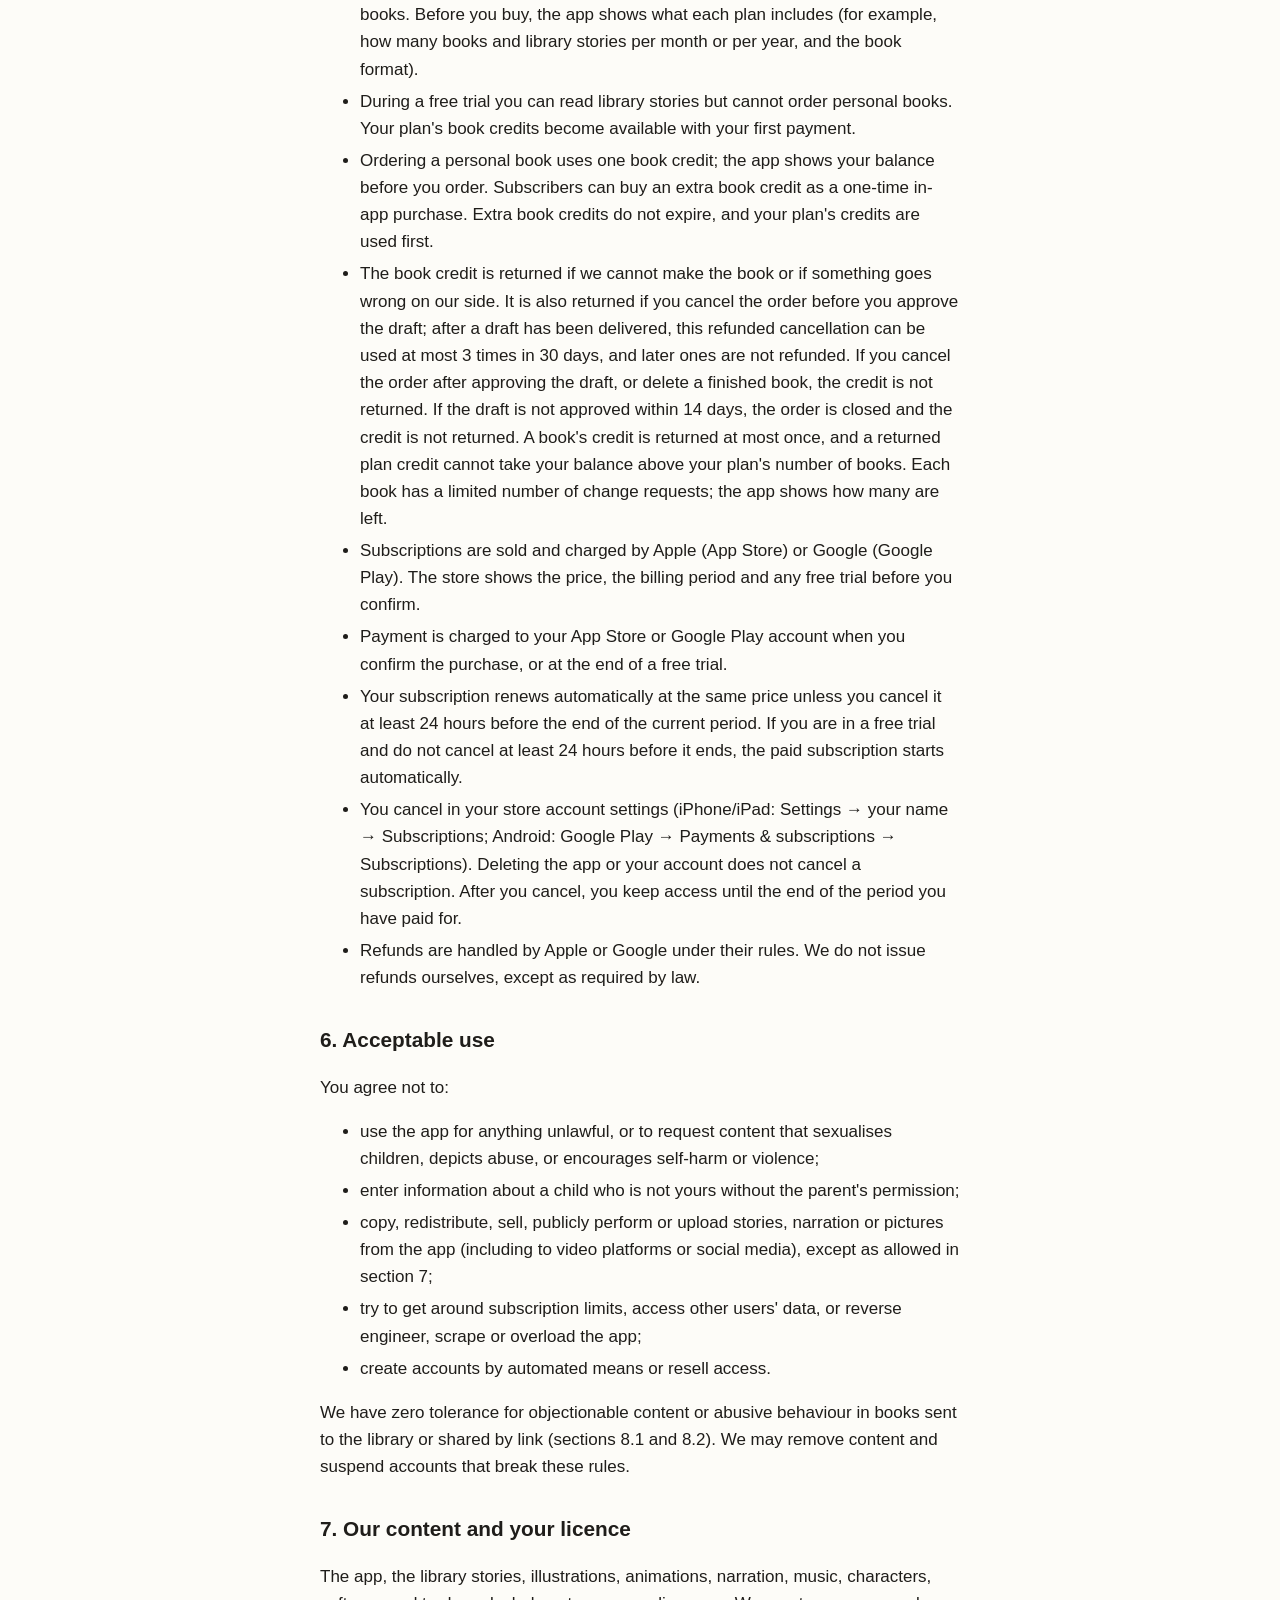
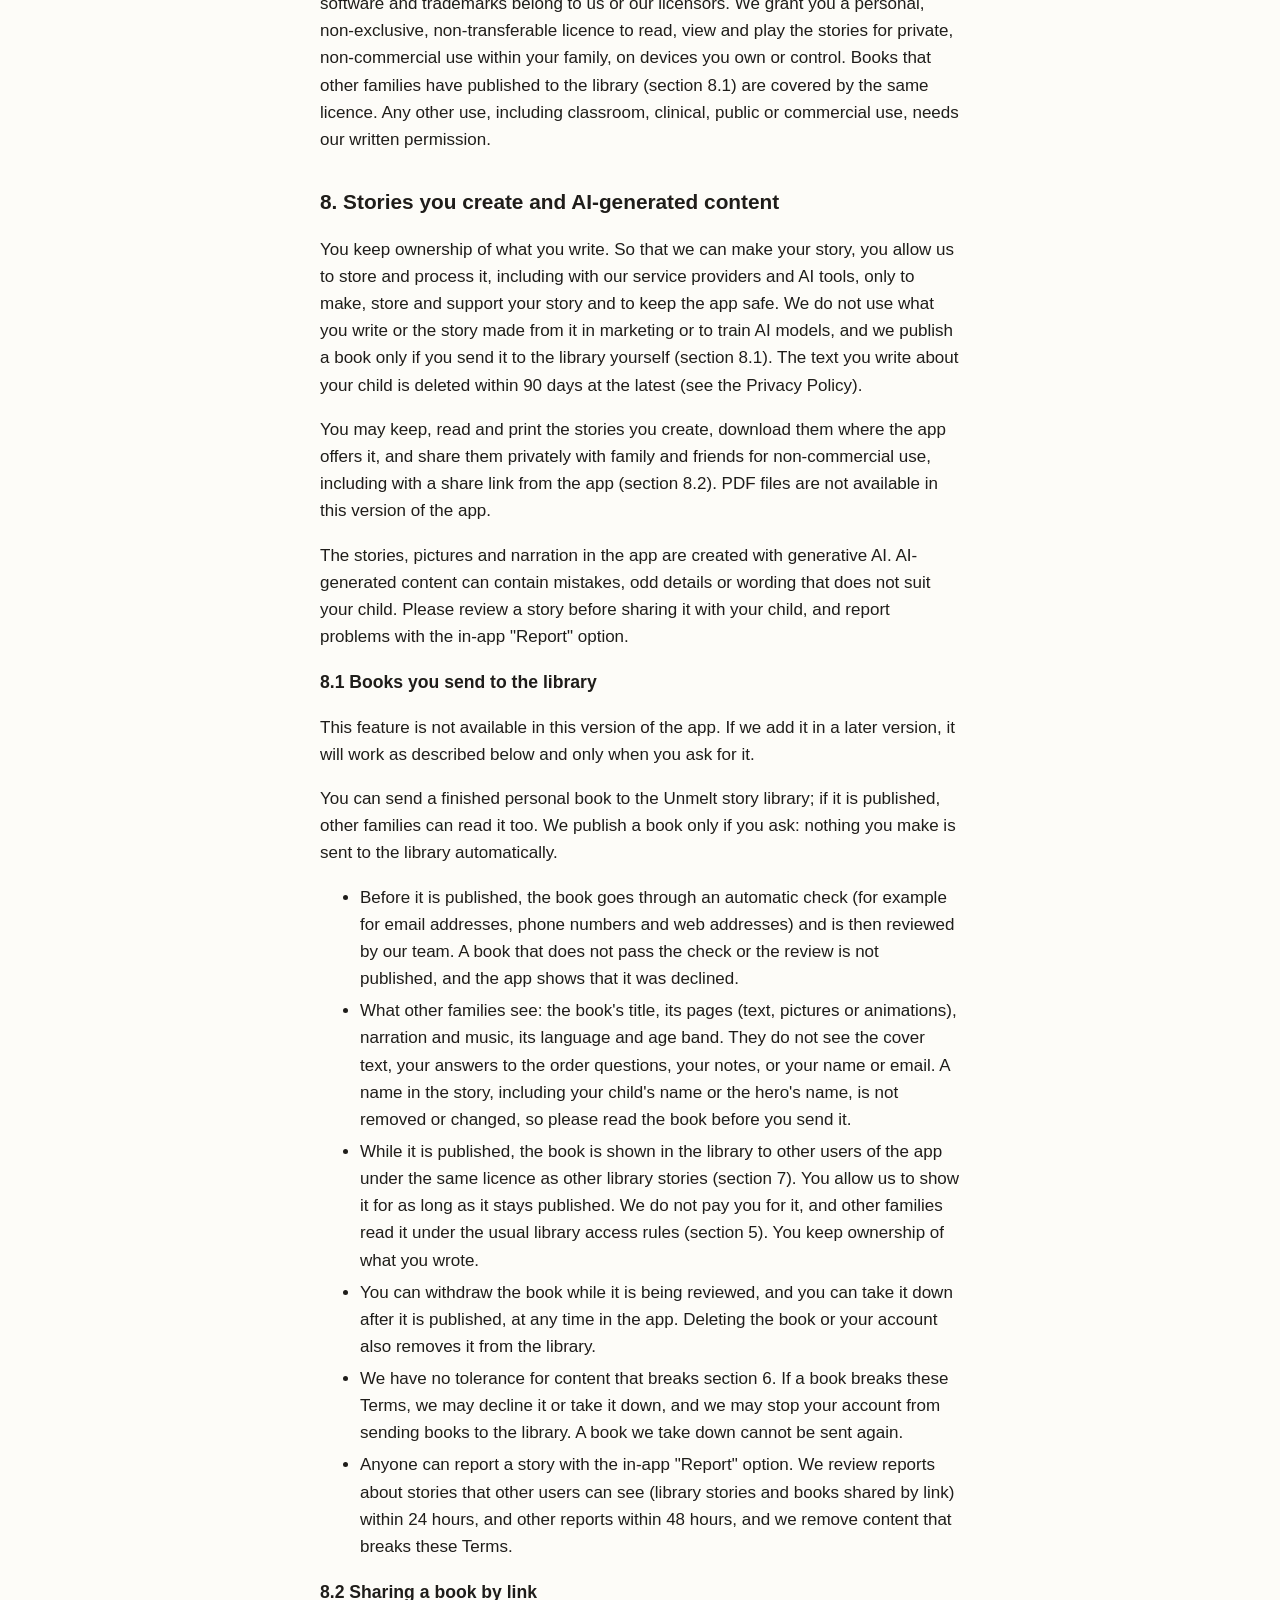
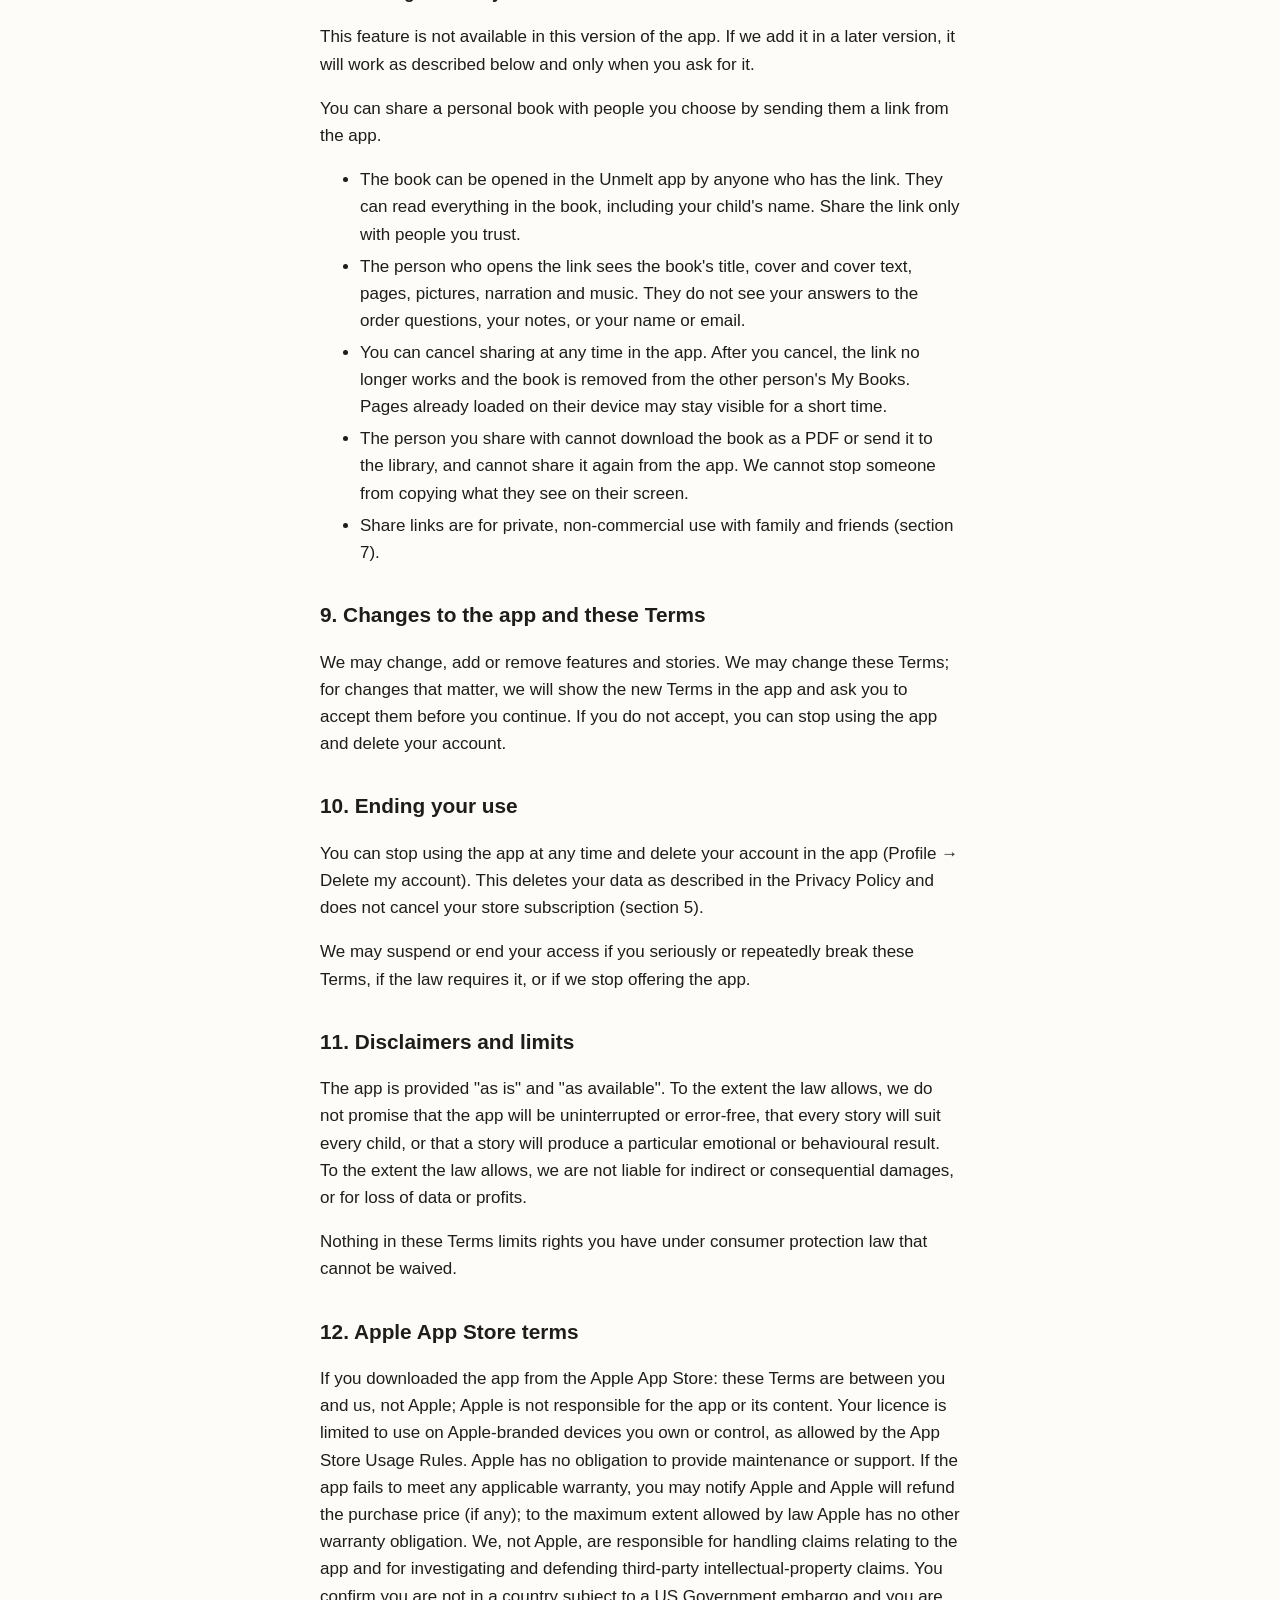
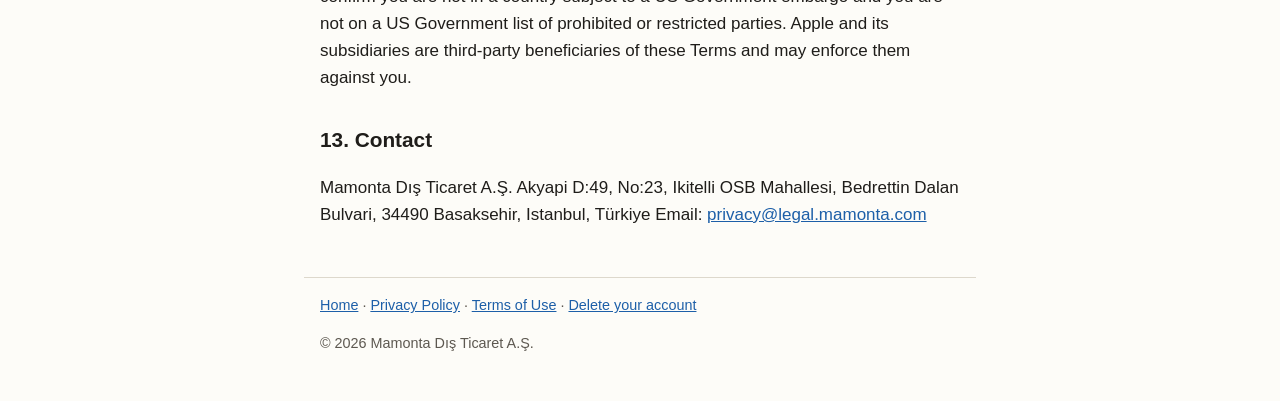
<file: terms/index.html>
<!doctype html>
<html lang="en">
<head>
<meta charset="utf-8">
<meta name="viewport" content="width=device-width, initial-scale=1">
<title>Unmelt — Terms of Use</title>
<link rel="stylesheet" href="../style.css">
<link rel="alternate" hreflang="tr" href="../terms/tr/index.html">
</head>
<body>
<main>
<p class="dil"><a href="../terms/tr/index.html" hreflang="tr">Türkçe</a></p>
<h1>Terms of Use</h1>
<p>Version 0.3 — Last updated 2026-11-25</p>
<h2>1. About these terms</h2>
<p>These Terms are an agreement between you and Mamonta Dış Ticaret A.Ş. ("we", "us"), Akyapi D:49, No:23, Ikitelli OSB Mahallesi, Bedrettin Dalan Bulvari, 34490 Basaksehir, Istanbul, Türkiye (<a href="mailto:privacy@legal.mamonta.com">privacy@legal.mamonta.com</a>), for the Unmelt app (the "app").</p>
<p>By creating an account or using the app you agree to these Terms and to our Privacy Policy. If you do not agree, do not use the app.</p>
<h2>2. What Unmelt is</h2>
<p>Unmelt is an app for parents and guardians. It offers a library of narrated, animated picture-book stories for children about everyday feelings, to read or play together with your child. You can also order a personal book for your child: you answer a few questions, we make a draft and a hero drawing with AI tools, you approve the draft or ask for a change, and we then make the pages, narration and music (see section 8). Personal books are for children aged 1 to 8.</p>
<h2>3. Not therapy or medical advice</h2>
<p>Unmelt stories are for reading together and starting conversations. They are not therapy, counselling, psychological or medical treatment, diagnosis or professional advice, and they do not replace a qualified professional.</p>
<p>You decide whether a story is suitable for your child. If you are worried about your child's health, development, safety or wellbeing, contact a doctor, psychologist or other qualified professional. If a child is in danger, call 911 (in the US) or your local emergency number.</p>
<h2>4. Your account</h2>
<ul>
<li>You must be an adult and the parent or legal guardian of any child whose profile you add or order a personal book for, or have that parent's explicit permission.</li>
<li>The app is not for children to use on their own. Children may read, watch or listen to stories with you or under your supervision on your device. Children must not create accounts.</li>
<li>Give accurate information and keep your sign-in details secure. You are responsible for activity on your account. Tell us at <a href="mailto:privacy@legal.mamonta.com">privacy@legal.mamonta.com</a> if you think your account has been misused.</li>
<li>You can try the app in a guest session without an account. Guest sessions cannot buy subscriptions or order personal books.</li>
</ul>
<h2>5. Subscriptions and book credits</h2>
<ul>
<li>Without a subscription you can read a limited number of free library stories in full in each rolling 7-day period (the cover and first-page preview stay open), listen to Story Radio for up to 15 minutes in each rolling 24-hour period (also in a guest session), and try a one-time sample story in a guest session. The app shows what is included.</li>
<li>A subscription gives more library stories and book credits for ordering personal books. Before you buy, the app shows what each plan includes (for example, how many books and library stories per month or per year, and the book format).</li>
<li>During a free trial you can read library stories but cannot order personal books. Your plan's book credits become available with your first payment.</li>
<li>Ordering a personal book uses one book credit; the app shows your balance before you order. Subscribers can buy an extra book credit as a one-time in-app purchase. Extra book credits do not expire, and your plan's credits are used first.</li>
<li>The book credit is returned if we cannot make the book or if something goes wrong on our side. It is also returned if you cancel the order before you approve the draft; after a draft has been delivered, this refunded cancellation can be used at most 3 times in 30 days, and later ones are not refunded. If you cancel the order after approving the draft, or delete a finished book, the credit is not returned. If the draft is not approved within 14 days, the order is closed and the credit is not returned. A book's credit is returned at most once, and a returned plan credit cannot take your balance above your plan's number of books. Each book has a limited number of change requests; the app shows how many are left.</li>
<li>Subscriptions are sold and charged by Apple (App Store) or Google (Google Play). The store shows the price, the billing period and any free trial before you confirm.</li>
<li>Payment is charged to your App Store or Google Play account when you confirm the purchase, or at the end of a free trial.</li>
<li>Your subscription renews automatically at the same price unless you cancel it at least 24 hours before the end of the current period. If you are in a free trial and do not cancel at least 24 hours before it ends, the paid subscription starts automatically.</li>
<li>You cancel in your store account settings (iPhone/iPad: Settings → your name → Subscriptions; Android: Google Play → Payments &amp; subscriptions → Subscriptions). Deleting the app or your account does not cancel a subscription. After you cancel, you keep access until the end of the period you have paid for.</li>
<li>Refunds are handled by Apple or Google under their rules. We do not issue refunds ourselves, except as required by law.</li>
</ul>
<h2>6. Acceptable use</h2>
<p>You agree not to:</p>
<ul>
<li>use the app for anything unlawful, or to request content that sexualises children, depicts abuse, or encourages self-harm or violence;</li>
<li>enter information about a child who is not yours without the parent's permission;</li>
<li>copy, redistribute, sell, publicly perform or upload stories, narration or pictures from the app (including to video platforms or social media), except as allowed in section 7;</li>
<li>try to get around subscription limits, access other users' data, or reverse engineer, scrape or overload the app;</li>
<li>create accounts by automated means or resell access.</li>
</ul>
<p>We have zero tolerance for objectionable content or abusive behaviour in books sent to the library or shared by link (sections 8.1 and 8.2). We may remove content and suspend accounts that break these rules.</p>
<h2>7. Our content and your licence</h2>
<p>The app, the library stories, illustrations, animations, narration, music, characters, software and trademarks belong to us or our licensors. We grant you a personal, non-exclusive, non-transferable licence to read, view and play the stories for private, non-commercial use within your family, on devices you own or control. Books that other families have published to the library (section 8.1) are covered by the same licence. Any other use, including classroom, clinical, public or commercial use, needs our written permission.</p>
<h2>8. Stories you create and AI-generated content</h2>
<p>You keep ownership of what you write. So that we can make your story, you allow us to store and process it, including with our service providers and AI tools, only to make, store and support your story and to keep the app safe. We do not use what you write or the story made from it in marketing or to train AI models, and we publish a book only if you send it to the library yourself (section 8.1). The text you write about your child is deleted within 90 days at the latest (see the Privacy Policy).</p>
<p>You may keep, read and print the stories you create, download them where the app offers it, and share them privately with family and friends for non-commercial use, including with a share link from the app (section 8.2). PDF files are not available in this version of the app.</p>
<p>The stories, pictures and narration in the app are created with generative AI. AI-generated content can contain mistakes, odd details or wording that does not suit your child. Please review a story before sharing it with your child, and report problems with the in-app "Report" option.</p>
<h3>8.1 Books you send to the library</h3>
<p>This feature is not available in this version of the app. If we add it in a later version, it will work as described below and only when you ask for it.</p>
<p>You can send a finished personal book to the Unmelt story library; if it is published, other families can read it too. We publish a book only if you ask: nothing you make is sent to the library automatically.</p>
<ul>
<li>Before it is published, the book goes through an automatic check (for example for email addresses, phone numbers and web addresses) and is then reviewed by our team. A book that does not pass the check or the review is not published, and the app shows that it was declined.</li>
<li>What other families see: the book's title, its pages (text, pictures or animations), narration and music, its language and age band. They do not see the cover text, your answers to the order questions, your notes, or your name or email. A name in the story, including your child's name or the hero's name, is not removed or changed, so please read the book before you send it.</li>
<li>While it is published, the book is shown in the library to other users of the app under the same licence as other library stories (section 7). You allow us to show it for as long as it stays published. We do not pay you for it, and other families read it under the usual library access rules (section 5). You keep ownership of what you wrote.</li>
<li>You can withdraw the book while it is being reviewed, and you can take it down after it is published, at any time in the app. Deleting the book or your account also removes it from the library.</li>
<li>We have no tolerance for content that breaks section 6. If a book breaks these Terms, we may decline it or take it down, and we may stop your account from sending books to the library. A book we take down cannot be sent again.</li>
<li>Anyone can report a story with the in-app "Report" option. We review reports about stories that other users can see (library stories and books shared by link) within 24 hours, and other reports within 48 hours, and we remove content that breaks these Terms.</li>
</ul>
<h3>8.2 Sharing a book by link</h3>
<p>This feature is not available in this version of the app. If we add it in a later version, it will work as described below and only when you ask for it.</p>
<p>You can share a personal book with people you choose by sending them a link from the app.</p>
<ul>
<li>The book can be opened in the Unmelt app by anyone who has the link. They can read everything in the book, including your child's name. Share the link only with people you trust.</li>
<li>The person who opens the link sees the book's title, cover and cover text, pages, pictures, narration and music. They do not see your answers to the order questions, your notes, or your name or email.</li>
<li>You can cancel sharing at any time in the app. After you cancel, the link no longer works and the book is removed from the other person's My Books. Pages already loaded on their device may stay visible for a short time.</li>
<li>The person you share with cannot download the book as a PDF or send it to the library, and cannot share it again from the app. We cannot stop someone from copying what they see on their screen.</li>
<li>Share links are for private, non-commercial use with family and friends (section 7).</li>
</ul>
<h2>9. Changes to the app and these Terms</h2>
<p>We may change, add or remove features and stories. We may change these Terms; for changes that matter, we will show the new Terms in the app and ask you to accept them before you continue. If you do not accept, you can stop using the app and delete your account.</p>
<h2>10. Ending your use</h2>
<p>You can stop using the app at any time and delete your account in the app (Profile → Delete my account). This deletes your data as described in the Privacy Policy and does not cancel your store subscription (section 5).</p>
<p>We may suspend or end your access if you seriously or repeatedly break these Terms, if the law requires it, or if we stop offering the app.</p>
<h2>11. Disclaimers and limits</h2>
<p>The app is provided "as is" and "as available". To the extent the law allows, we do not promise that the app will be uninterrupted or error-free, that every story will suit every child, or that a story will produce a particular emotional or behavioural result. To the extent the law allows, we are not liable for indirect or consequential damages, or for loss of data or profits.</p>
<p>Nothing in these Terms limits rights you have under consumer protection law that cannot be waived.</p>
<h2>12. Apple App Store terms</h2>
<p>If you downloaded the app from the Apple App Store: these Terms are between you and us, not Apple; Apple is not responsible for the app or its content. Your licence is limited to use on Apple-branded devices you own or control, as allowed by the App Store Usage Rules. Apple has no obligation to provide maintenance or support. If the app fails to meet any applicable warranty, you may notify Apple and Apple will refund the purchase price (if any); to the maximum extent allowed by law Apple has no other warranty obligation. We, not Apple, are responsible for handling claims relating to the app and for investigating and defending third-party intellectual-property claims. You confirm you are not in a country subject to a US Government embargo and you are not on a US Government list of prohibited or restricted parties. Apple and its subsidiaries are third-party beneficiaries of these Terms and may enforce them against you.</p>
<h2>13. Contact</h2>
<p>Mamonta Dış Ticaret A.Ş. Akyapi D:49, No:23, Ikitelli OSB Mahallesi, Bedrettin Dalan Bulvari, 34490 Basaksehir, Istanbul, Türkiye Email: <a href="mailto:privacy@legal.mamonta.com">privacy@legal.mamonta.com</a></p>
</main>
<footer>
<nav><a href="../index.html">Home</a> · <a href="../privacy/index.html">Privacy Policy</a> · <a href="../terms/index.html">Terms of Use</a> · <a href="../delete-account/index.html">Delete your account</a></nav>
<p>© 2026 Mamonta Dış Ticaret A.Ş.</p>
</footer>
</body>
</html>
</file>
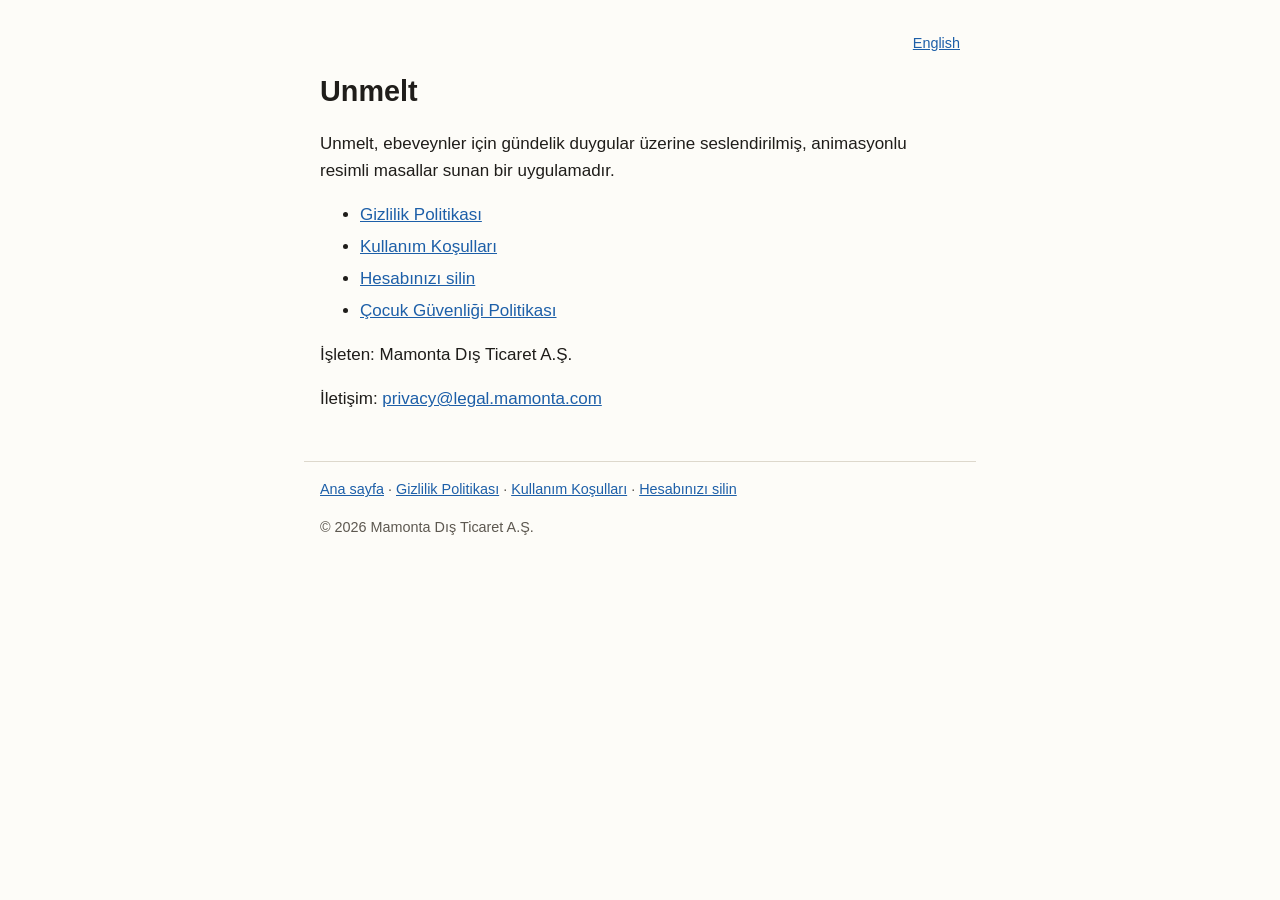
<file: tr/index.html>
<!doctype html>
<html lang="tr">
<head>
<meta charset="utf-8">
<meta name="viewport" content="width=device-width, initial-scale=1">
<title>Unmelt</title>
<link rel="stylesheet" href="../style.css">
<link rel="alternate" hreflang="en" href="../index.html">
</head>
<body>
<main>
<p class="dil"><a href="../index.html" hreflang="en">English</a></p>
<h1>Unmelt</h1>
<p>Unmelt, ebeveynler için gündelik duygular üzerine seslendirilmiş, animasyonlu resimli masallar sunan bir uygulamadır.</p>
<ul>
<li><a href="../privacy/tr/index.html">Gizlilik Politikası</a></li>
<li><a href="../terms/tr/index.html">Kullanım Koşulları</a></li>
<li><a href="../delete-account/tr/index.html">Hesabınızı silin</a></li>
<li><a href="../child-safety/tr/index.html">Çocuk Güvenliği Politikası</a></li>
</ul>
<p>İşleten: Mamonta Dış Ticaret A.Ş.</p>
<p>İletişim: <a href="mailto:privacy@legal.mamonta.com">privacy@legal.mamonta.com</a></p>
</main>
<footer>
<nav><a href="../tr/index.html">Ana sayfa</a> · <a href="../privacy/tr/index.html">Gizlilik Politikası</a> · <a href="../terms/tr/index.html">Kullanım Koşulları</a> · <a href="../delete-account/tr/index.html">Hesabınızı silin</a></nav>
<p>© 2026 Mamonta Dış Ticaret A.Ş.</p>
</footer>
</body>
</html>
</file>
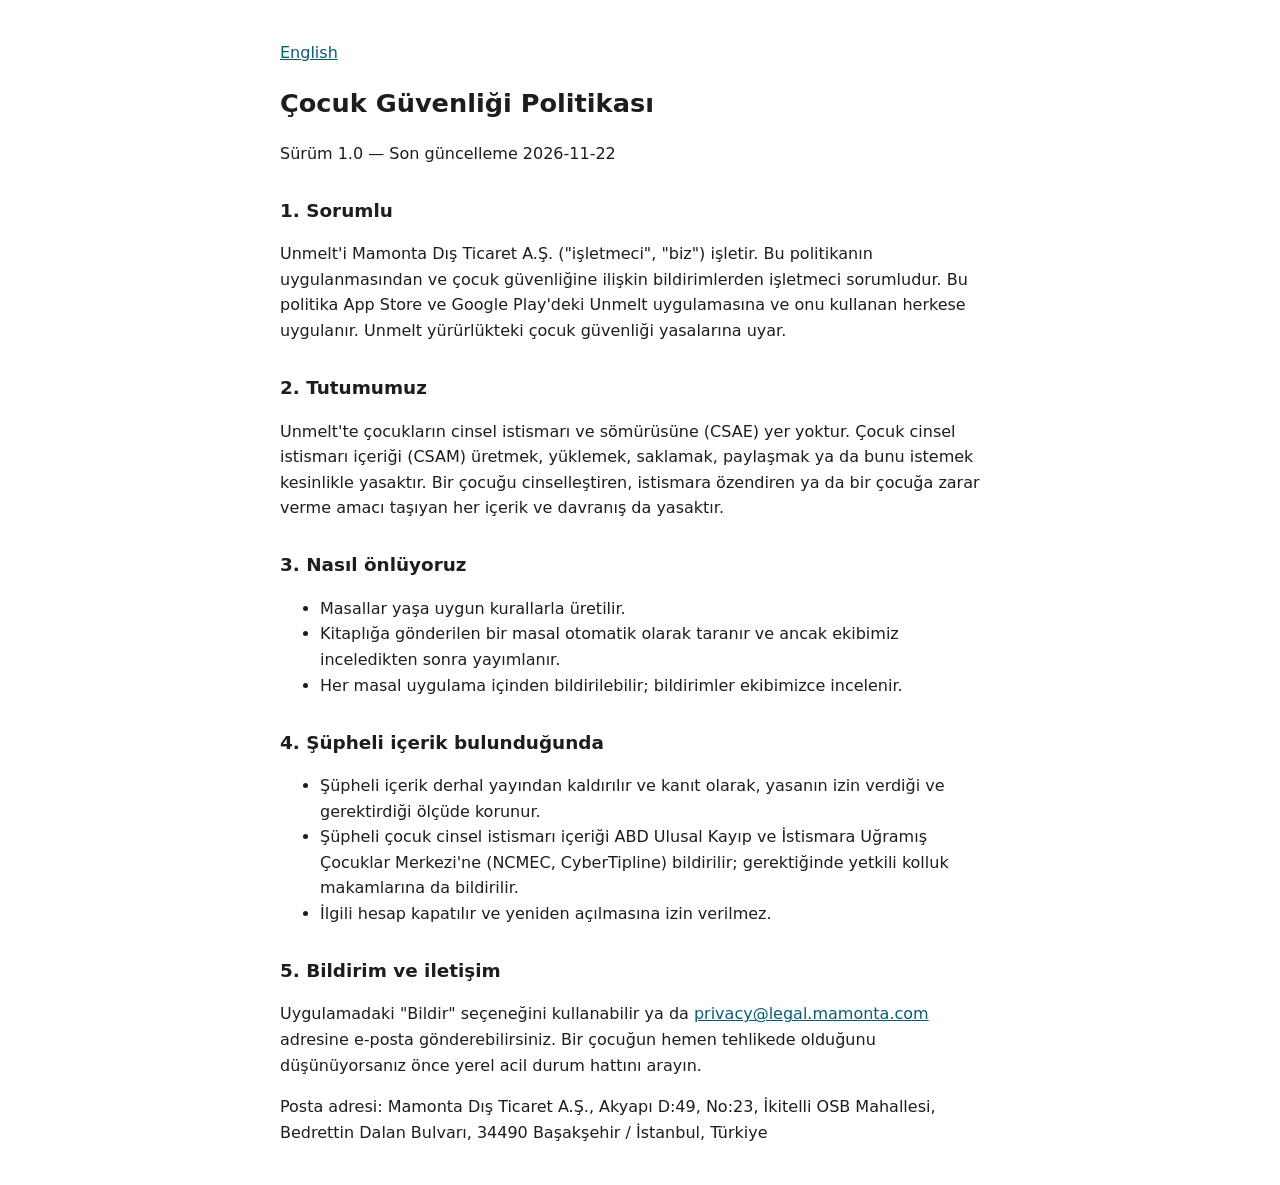
<file: child-safety/tr/index.html>
<!doctype html>
<html lang="tr">
<head>
<meta charset="utf-8">
<meta name="viewport" content="width=device-width, initial-scale=1">
<title>Çocuk Güvenliği Politikası — Unmelt</title>
<style>
body{font-family:-apple-system,system-ui,sans-serif;max-width:720px;margin:0 auto;padding:24px 16px;line-height:1.6;color:#1d1d1f;background:#fff}
h1{font-size:1.6rem}h2{font-size:1.15rem;margin-top:1.6em}a{color:#0b5c74}
@media (prefers-color-scheme:dark){body{background:#121212;color:#eee}a{color:#7cc7dc}}
</style>
</head>
<body>
<p><a href="../">English</a></p>
<h1>Çocuk Güvenliği Politikası</h1>
<p>Sürüm 1.0 — Son güncelleme 2026-11-22</p>
<h2>1. Sorumlu</h2>
<p>Unmelt'i Mamonta Dış Ticaret A.Ş. ("işletmeci", "biz") işletir. Bu politikanın uygulanmasından ve çocuk güvenliğine ilişkin bildirimlerden işletmeci sorumludur. Bu politika App Store ve Google Play'deki Unmelt uygulamasına ve onu kullanan herkese uygulanır. Unmelt yürürlükteki çocuk güvenliği yasalarına uyar.</p>
<h2>2. Tutumumuz</h2>
<p>Unmelt'te çocukların cinsel istismarı ve sömürüsüne (CSAE) yer yoktur. Çocuk cinsel istismarı içeriği (CSAM) üretmek, yüklemek, saklamak, paylaşmak ya da bunu istemek kesinlikle yasaktır. Bir çocuğu cinselleştiren, istismara özendiren ya da bir çocuğa zarar verme amacı taşıyan her içerik ve davranış da yasaktır.</p>
<h2>3. Nasıl önlüyoruz</h2>
<ul>
<li>Masallar yaşa uygun kurallarla üretilir.</li>
<li>Kitaplığa gönderilen bir masal otomatik olarak taranır ve ancak ekibimiz inceledikten sonra yayımlanır.</li>
<li>Her masal uygulama içinden bildirilebilir; bildirimler ekibimizce incelenir.</li>
</ul>
<h2>4. Şüpheli içerik bulunduğunda</h2>
<ul>
<li>Şüpheli içerik derhal yayından kaldırılır ve kanıt olarak, yasanın izin verdiği ve gerektirdiği ölçüde korunur.</li>
<li>Şüpheli çocuk cinsel istismarı içeriği ABD Ulusal Kayıp ve İstismara Uğramış Çocuklar Merkezi'ne (NCMEC, CyberTipline) bildirilir; gerektiğinde yetkili kolluk makamlarına da bildirilir.</li>
<li>İlgili hesap kapatılır ve yeniden açılmasına izin verilmez.</li>
</ul>
<h2>5. Bildirim ve iletişim</h2>
<p>Uygulamadaki "Bildir" seçeneğini kullanabilir ya da <a href="mailto:privacy@legal.mamonta.com">privacy@legal.mamonta.com</a> adresine e-posta gönderebilirsiniz. Bir çocuğun hemen tehlikede olduğunu düşünüyorsanız önce yerel acil durum hattını arayın.</p>
<p>Posta adresi: Mamonta Dış Ticaret A.Ş., Akyapı D:49, No:23, İkitelli OSB Mahallesi, Bedrettin Dalan Bulvarı, 34490 Başakşehir / İstanbul, Türkiye</p>
</body>
</html>
</file>
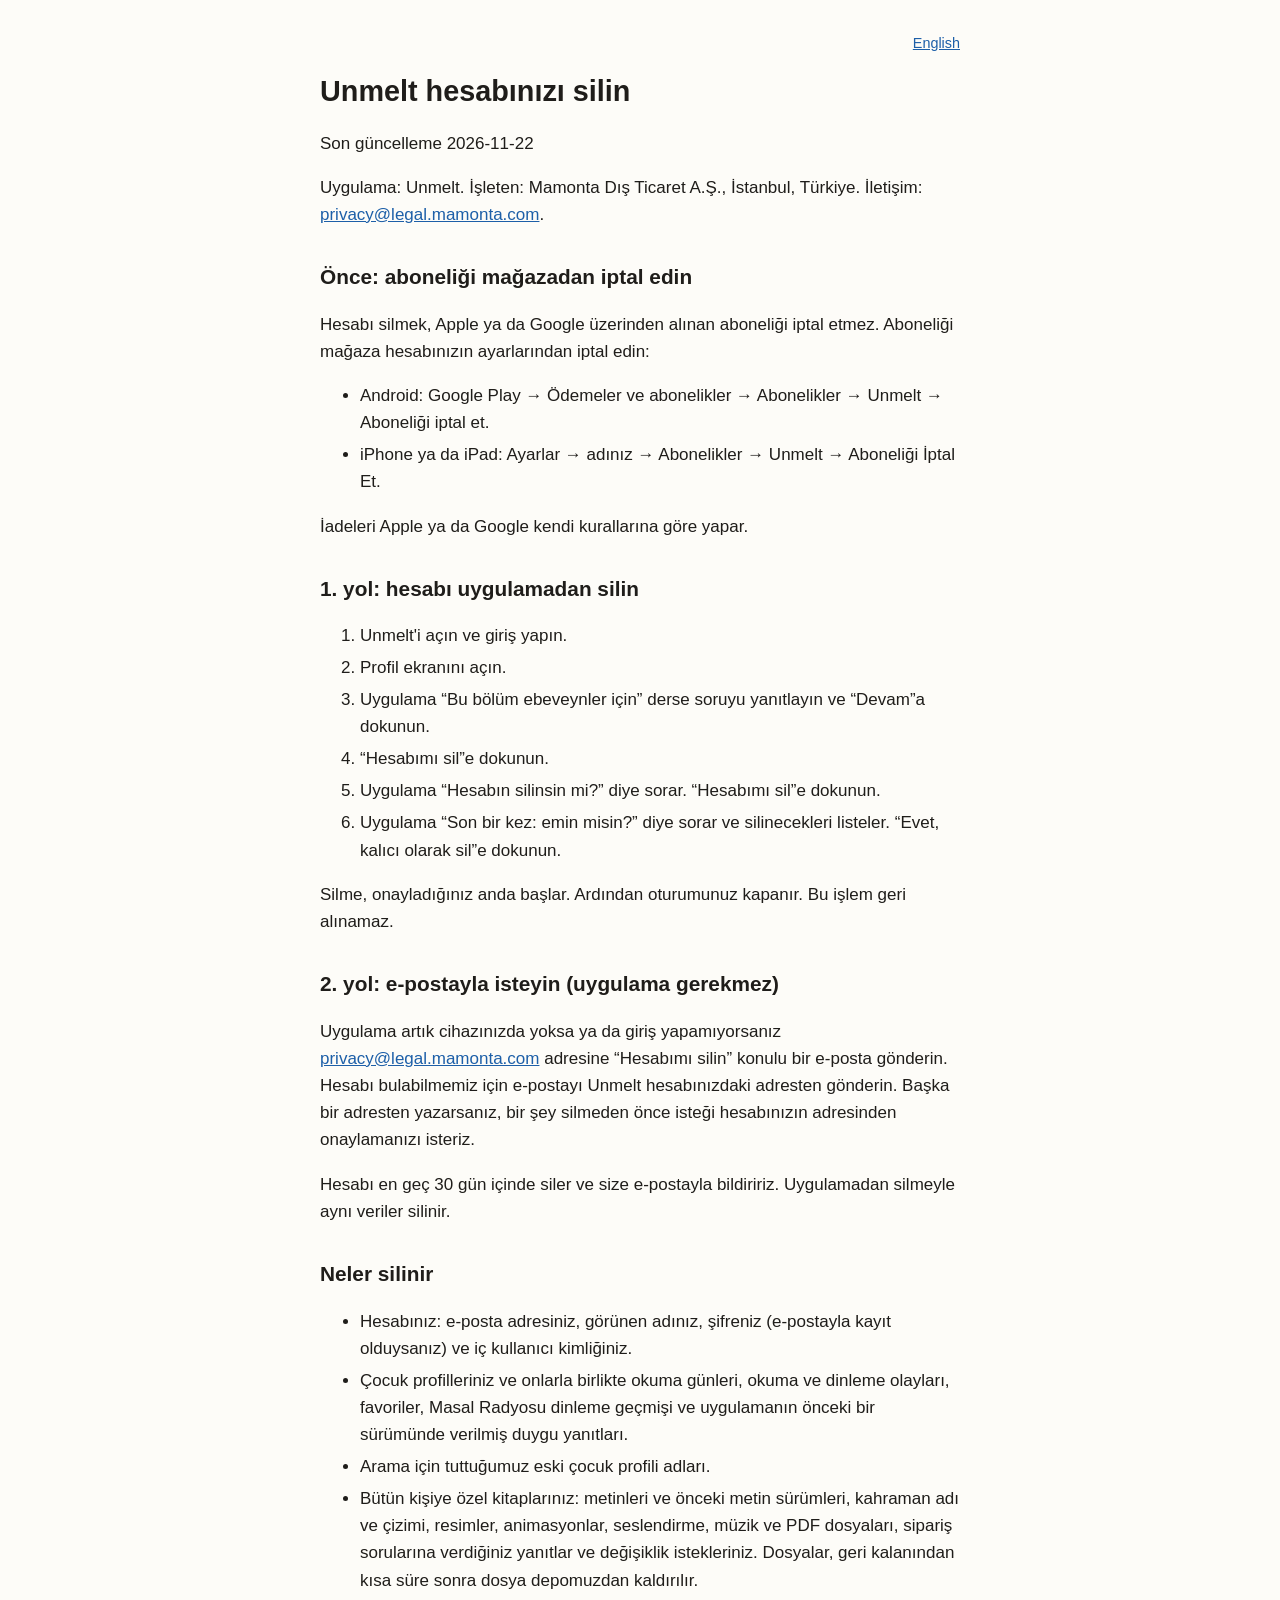
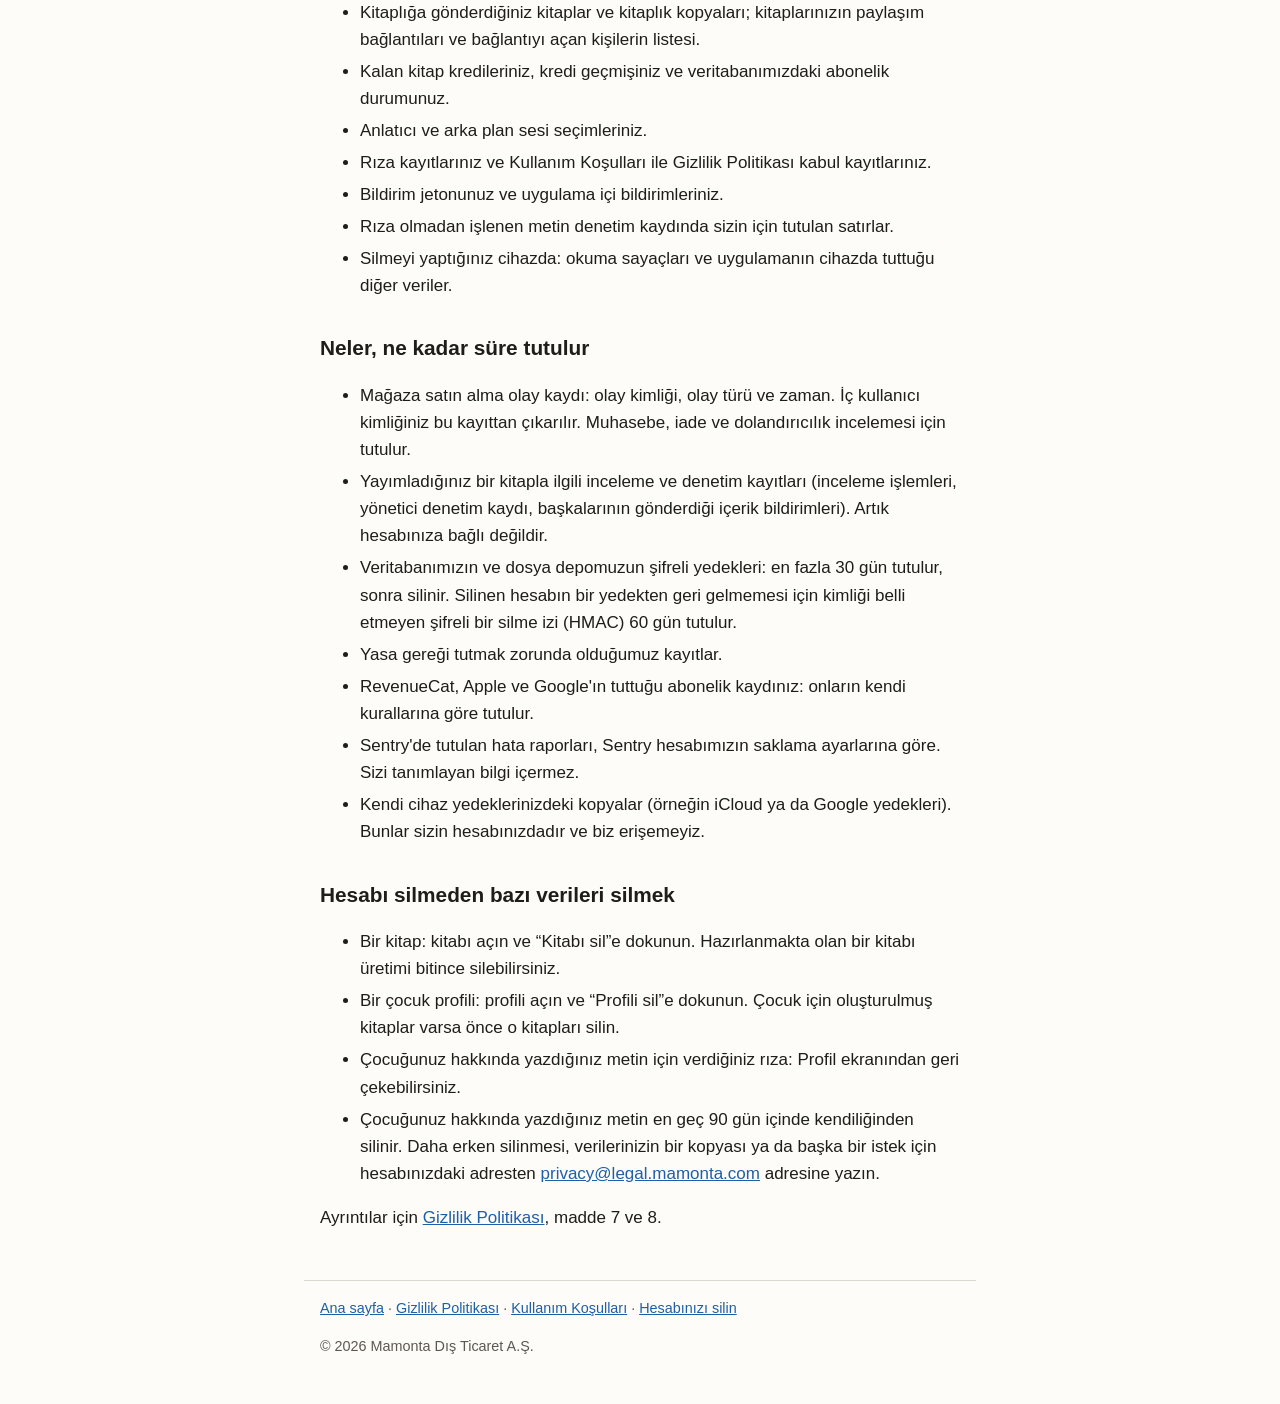
<file: delete-account/tr/index.html>
<!doctype html>
<html lang="tr">
<head>
<meta charset="utf-8">
<meta name="viewport" content="width=device-width, initial-scale=1">
<title>Unmelt — Hesabınızı Silin</title>
<link rel="stylesheet" href="../../style.css">
<link rel="alternate" hreflang="en" href="../index.html">
</head>
<body>
<main>
<p class="dil"><a href="../index.html" hreflang="en">English</a></p>
<h1>Unmelt hesabınızı silin</h1>
<p>Son güncelleme 2026-11-22</p>
<p>Uygulama: Unmelt. İşleten: Mamonta Dış Ticaret A.Ş., İstanbul, Türkiye. İletişim: <a href="mailto:privacy@legal.mamonta.com">privacy@legal.mamonta.com</a>.</p>

<h2>Önce: aboneliği mağazadan iptal edin</h2>
<p>Hesabı silmek, Apple ya da Google üzerinden alınan aboneliği iptal etmez. Aboneliği mağaza hesabınızın ayarlarından iptal edin:</p>
<ul>
<li>Android: Google Play → Ödemeler ve abonelikler → Abonelikler → Unmelt → Aboneliği iptal et.</li>
<li>iPhone ya da iPad: Ayarlar → adınız → Abonelikler → Unmelt → Aboneliği İptal Et.</li>
</ul>
<p>İadeleri Apple ya da Google kendi kurallarına göre yapar.</p>

<h2>1. yol: hesabı uygulamadan silin</h2>
<ol>
<li>Unmelt'i açın ve giriş yapın.</li>
<li>Profil ekranını açın.</li>
<li>Uygulama “Bu bölüm ebeveynler için” derse soruyu yanıtlayın ve “Devam”a dokunun.</li>
<li>“Hesabımı sil”e dokunun.</li>
<li>Uygulama “Hesabın silinsin mi?” diye sorar. “Hesabımı sil”e dokunun.</li>
<li>Uygulama “Son bir kez: emin misin?” diye sorar ve silinecekleri listeler. “Evet, kalıcı olarak sil”e dokunun.</li>
</ol>
<p>Silme, onayladığınız anda başlar. Ardından oturumunuz kapanır. Bu işlem geri alınamaz.</p>

<h2>2. yol: e-postayla isteyin (uygulama gerekmez)</h2>
<p>Uygulama artık cihazınızda yoksa ya da giriş yapamıyorsanız <a href="mailto:privacy@legal.mamonta.com?subject=Hesab%C4%B1m%C4%B1%20silin">privacy@legal.mamonta.com</a> adresine “Hesabımı silin” konulu bir e-posta gönderin. Hesabı bulabilmemiz için e-postayı Unmelt hesabınızdaki adresten gönderin. Başka bir adresten yazarsanız, bir şey silmeden önce isteği hesabınızın adresinden onaylamanızı isteriz.</p>
<p>Hesabı en geç 30 gün içinde siler ve size e-postayla bildiririz. Uygulamadan silmeyle aynı veriler silinir.</p>

<h2>Neler silinir</h2>
<ul>
<li>Hesabınız: e-posta adresiniz, görünen adınız, şifreniz (e-postayla kayıt olduysanız) ve iç kullanıcı kimliğiniz.</li>
<li>Çocuk profilleriniz ve onlarla birlikte okuma günleri, okuma ve dinleme olayları, favoriler, Masal Radyosu dinleme geçmişi ve uygulamanın önceki bir sürümünde verilmiş duygu yanıtları.</li>
<li>Arama için tuttuğumuz eski çocuk profili adları.</li>
<li>Bütün kişiye özel kitaplarınız: metinleri ve önceki metin sürümleri, kahraman adı ve çizimi, resimler, animasyonlar, seslendirme, müzik ve PDF dosyaları, sipariş sorularına verdiğiniz yanıtlar ve değişiklik istekleriniz. Dosyalar, geri kalanından kısa süre sonra dosya depomuzdan kaldırılır.</li>
<li>Kitaplığa gönderdiğiniz kitaplar ve kitaplık kopyaları; kitaplarınızın paylaşım bağlantıları ve bağlantıyı açan kişilerin listesi.</li>
<li>Kalan kitap kredileriniz, kredi geçmişiniz ve veritabanımızdaki abonelik durumunuz.</li>
<li>Anlatıcı ve arka plan sesi seçimleriniz.</li>
<li>Rıza kayıtlarınız ve Kullanım Koşulları ile Gizlilik Politikası kabul kayıtlarınız.</li>
<li>Bildirim jetonunuz ve uygulama içi bildirimleriniz.</li>
<li>Rıza olmadan işlenen metin denetim kaydında sizin için tutulan satırlar.</li>
<li>Silmeyi yaptığınız cihazda: okuma sayaçları ve uygulamanın cihazda tuttuğu diğer veriler.</li>
</ul>

<h2>Neler, ne kadar süre tutulur</h2>
<ul>
<li>Mağaza satın alma olay kaydı: olay kimliği, olay türü ve zaman. İç kullanıcı kimliğiniz bu kayıttan çıkarılır. Muhasebe, iade ve dolandırıcılık incelemesi için tutulur.</li>
<li>Yayımladığınız bir kitapla ilgili inceleme ve denetim kayıtları (inceleme işlemleri, yönetici denetim kaydı, başkalarının gönderdiği içerik bildirimleri). Artık hesabınıza bağlı değildir.</li>
<li>Veritabanımızın ve dosya depomuzun şifreli yedekleri: en fazla 30 gün tutulur, sonra silinir. Silinen hesabın bir yedekten geri gelmemesi için kimliği belli etmeyen şifreli bir silme izi (HMAC) 60 gün tutulur.</li>
<li>Yasa gereği tutmak zorunda olduğumuz kayıtlar.</li>
<li>RevenueCat, Apple ve Google'ın tuttuğu abonelik kaydınız: onların kendi kurallarına göre tutulur.</li>
<li>Sentry'de tutulan hata raporları, Sentry hesabımızın saklama ayarlarına göre. Sizi tanımlayan bilgi içermez.</li>
<li>Kendi cihaz yedeklerinizdeki kopyalar (örneğin iCloud ya da Google yedekleri). Bunlar sizin hesabınızdadır ve biz erişemeyiz.</li>
</ul>

<h2>Hesabı silmeden bazı verileri silmek</h2>
<ul>
<li>Bir kitap: kitabı açın ve “Kitabı sil”e dokunun. Hazırlanmakta olan bir kitabı üretimi bitince silebilirsiniz.</li>
<li>Bir çocuk profili: profili açın ve “Profili sil”e dokunun. Çocuk için oluşturulmuş kitaplar varsa önce o kitapları silin.</li>
<li>Çocuğunuz hakkında yazdığınız metin için verdiğiniz rıza: Profil ekranından geri çekebilirsiniz.</li>
<li>Çocuğunuz hakkında yazdığınız metin en geç 90 gün içinde kendiliğinden silinir. Daha erken silinmesi, verilerinizin bir kopyası ya da başka bir istek için hesabınızdaki adresten <a href="mailto:privacy@legal.mamonta.com">privacy@legal.mamonta.com</a> adresine yazın.</li>
</ul>
<p>Ayrıntılar için <a href="../../privacy/tr/index.html">Gizlilik Politikası</a>, madde 7 ve 8.</p>

</main>
<footer>
<nav><a href="../../tr/index.html">Ana sayfa</a> · <a href="../../privacy/tr/index.html">Gizlilik Politikası</a> · <a href="../../terms/tr/index.html">Kullanım Koşulları</a> · <a href="../../delete-account/tr/index.html">Hesabınızı silin</a></nav>
<p>© 2026 Mamonta Dış Ticaret A.Ş.</p>
</footer>
</body>
</html>
</file>
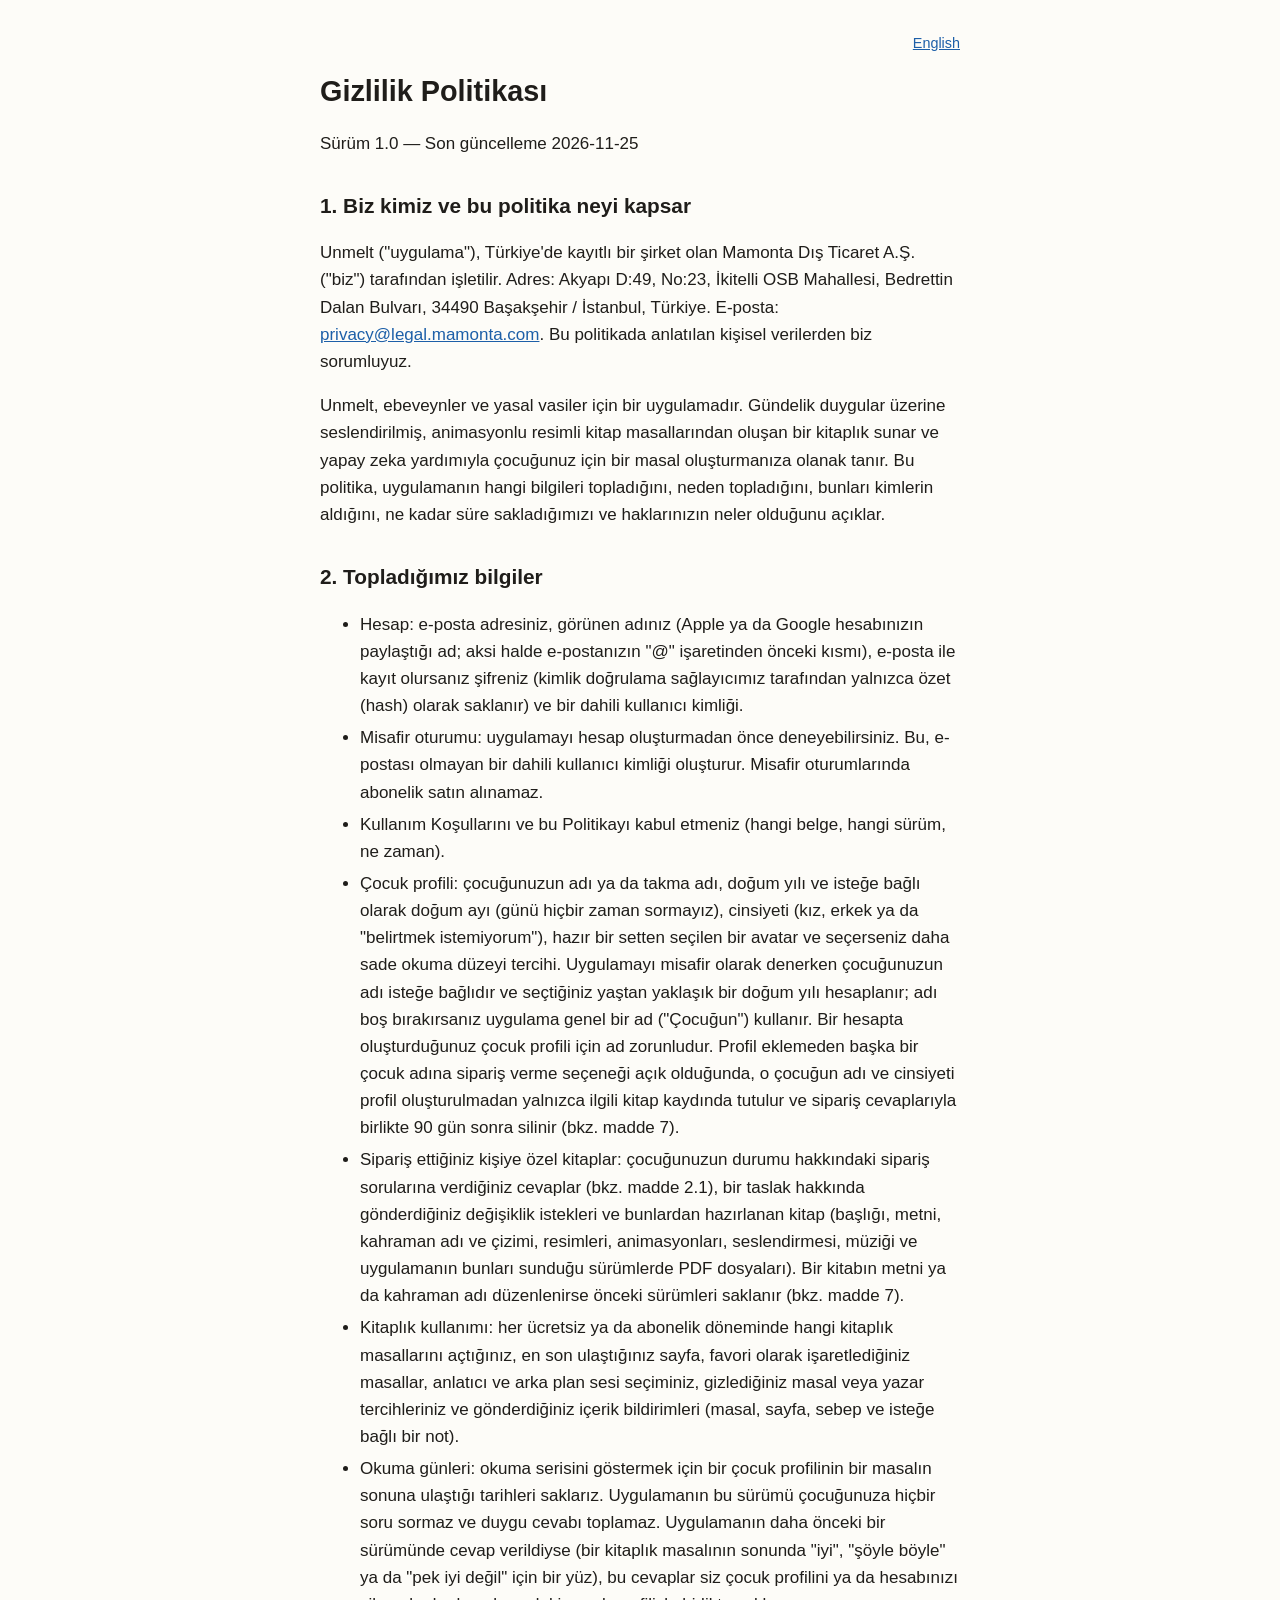
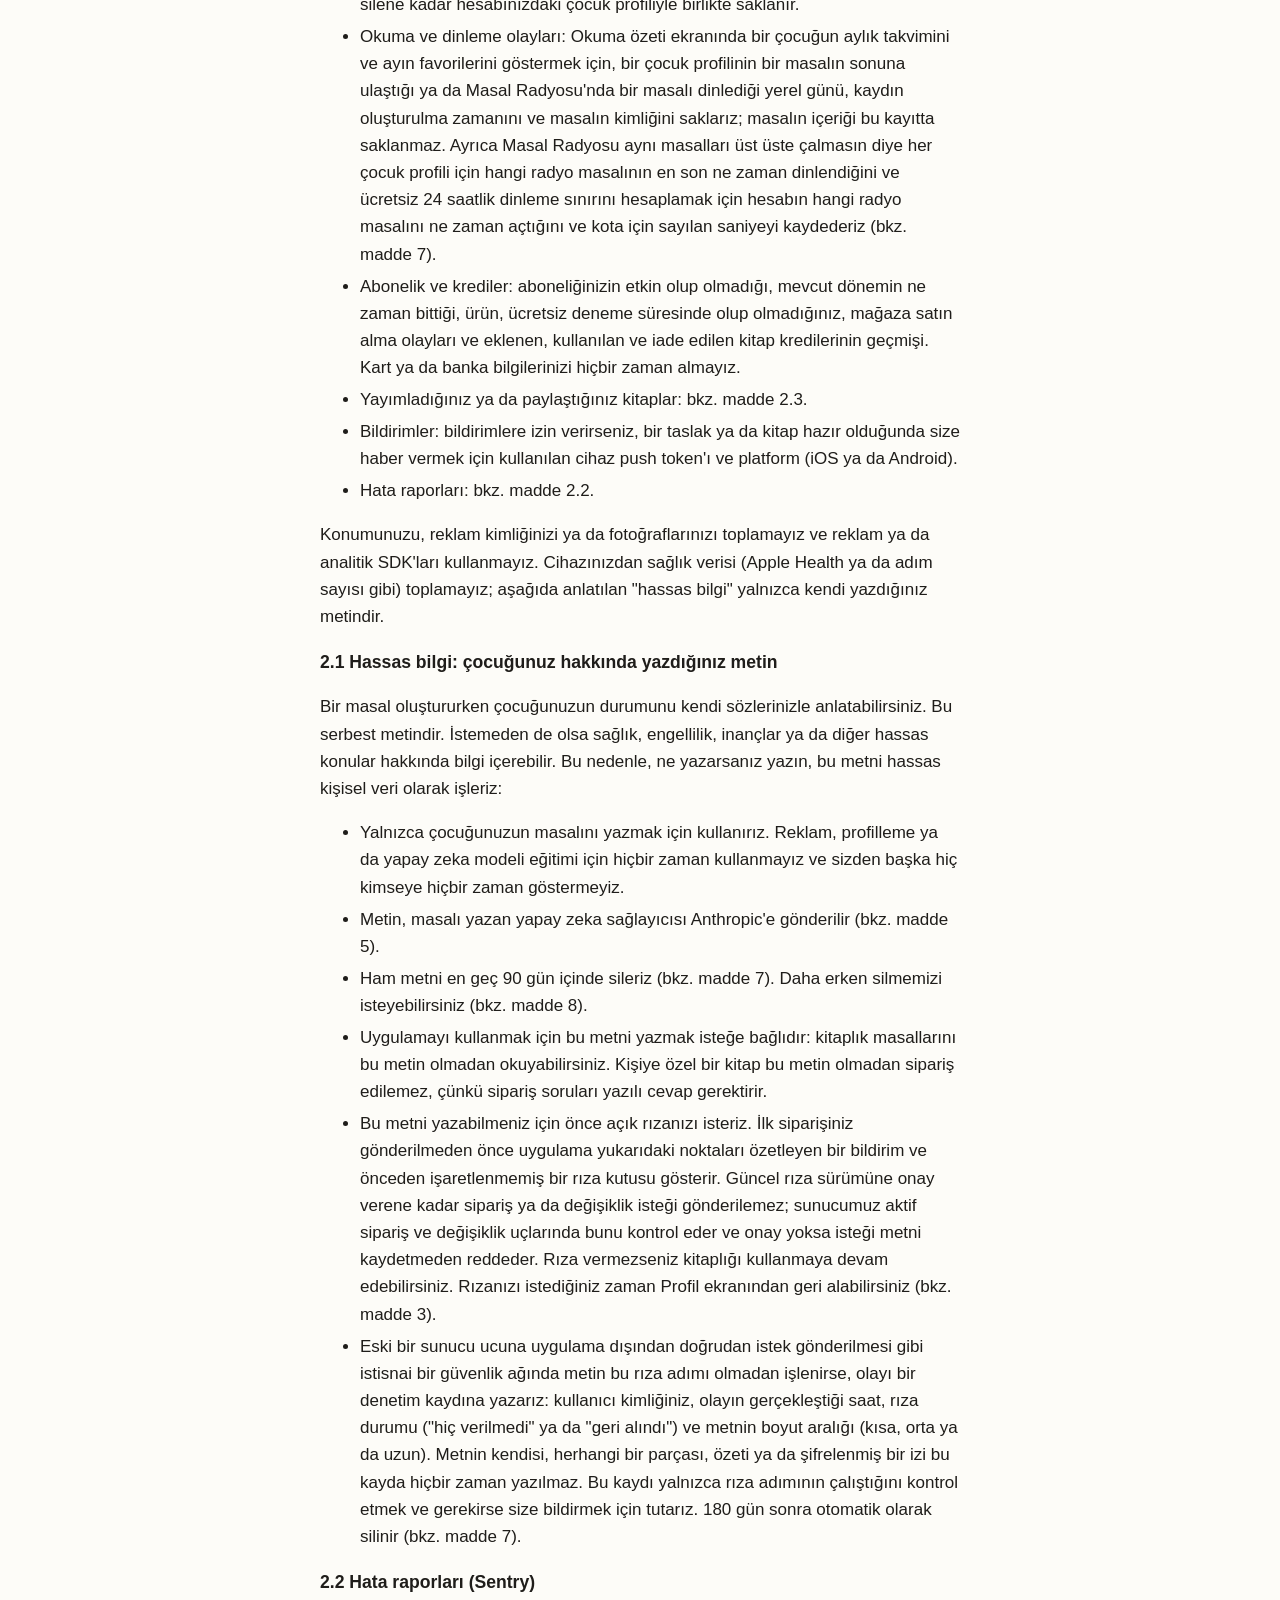
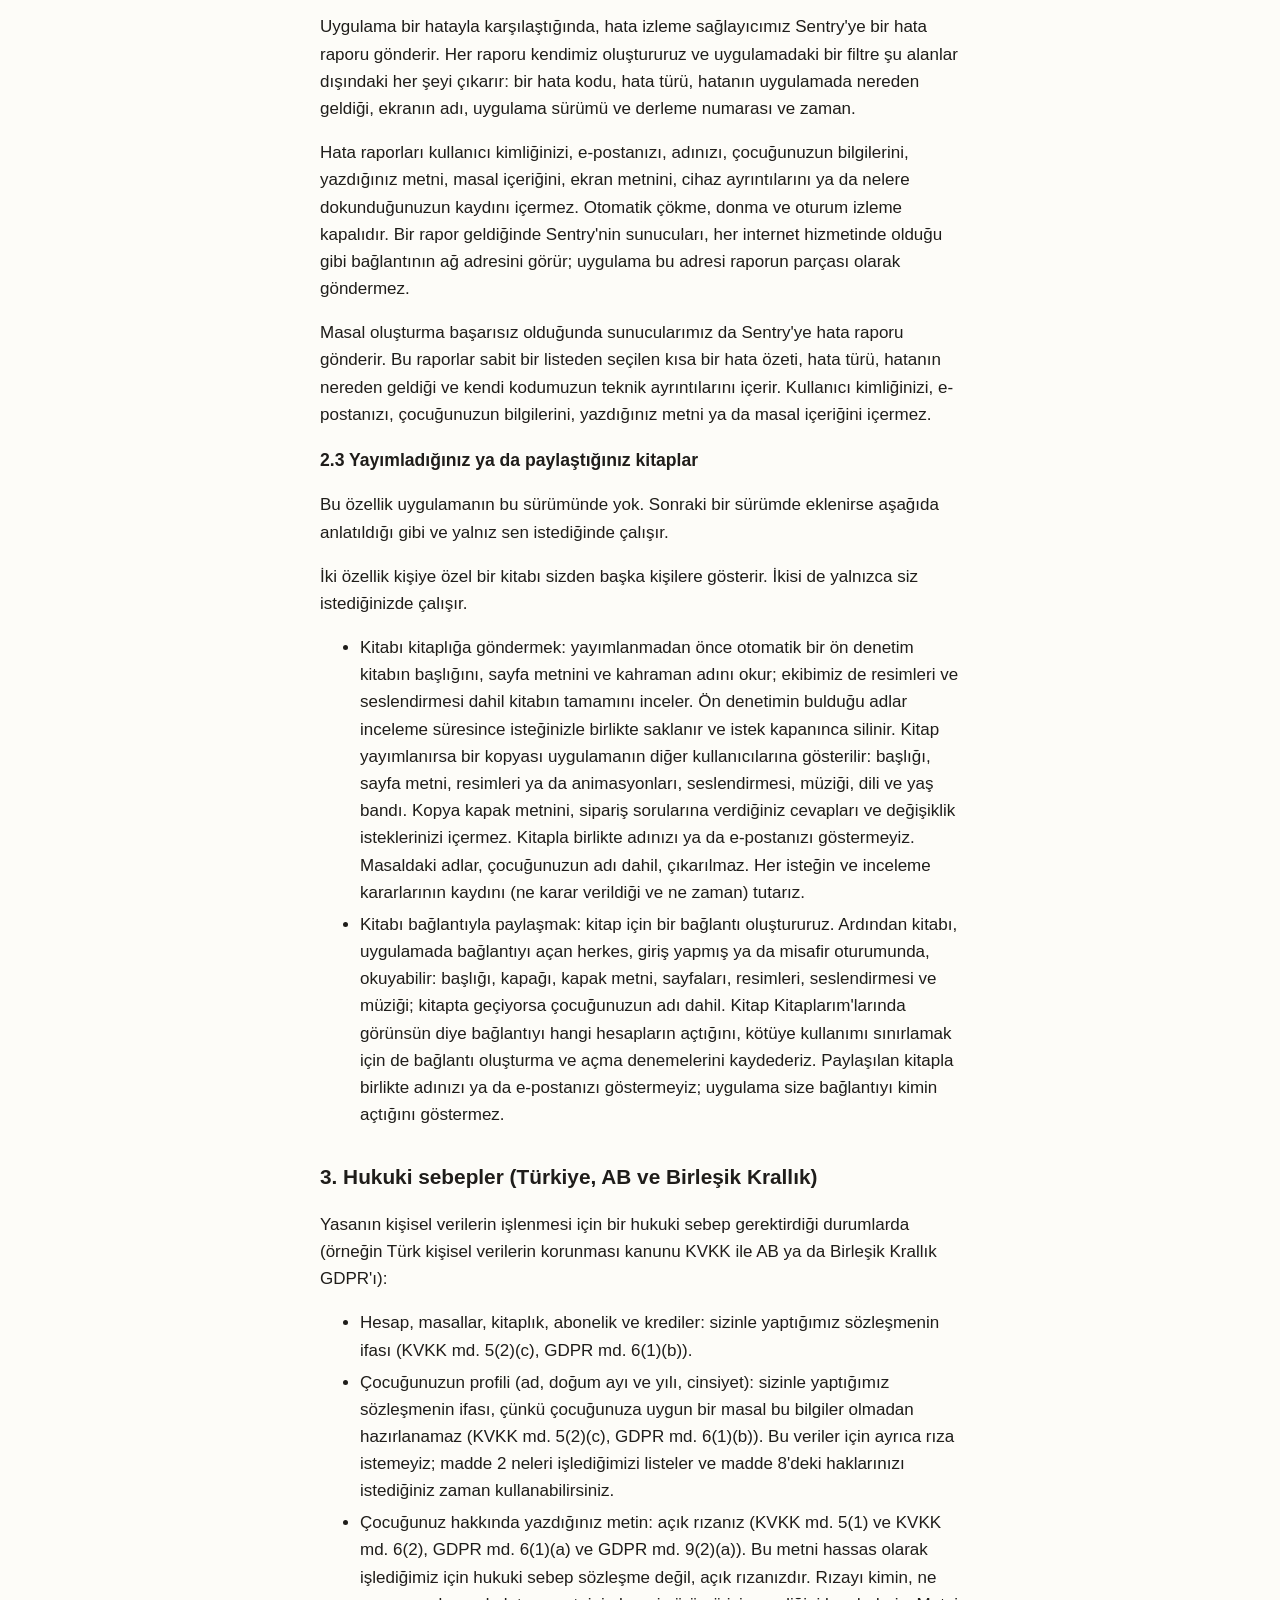
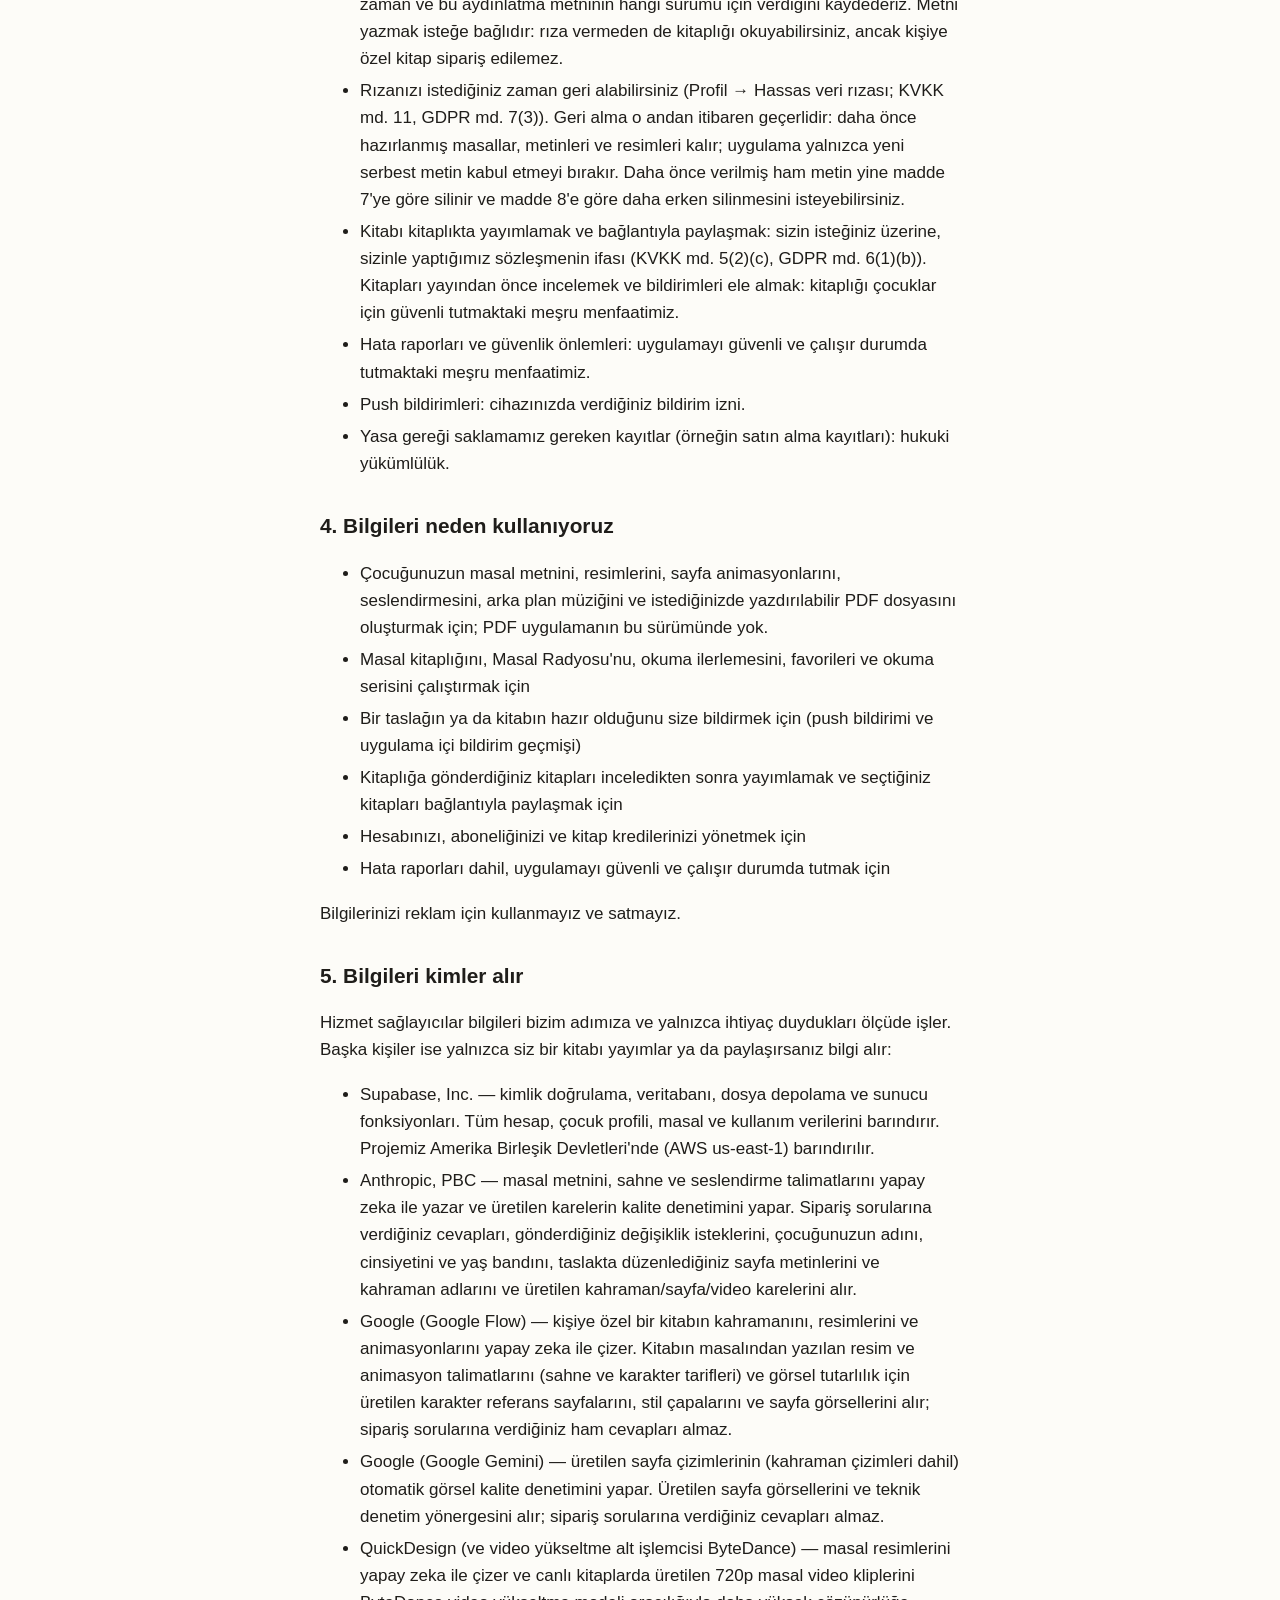
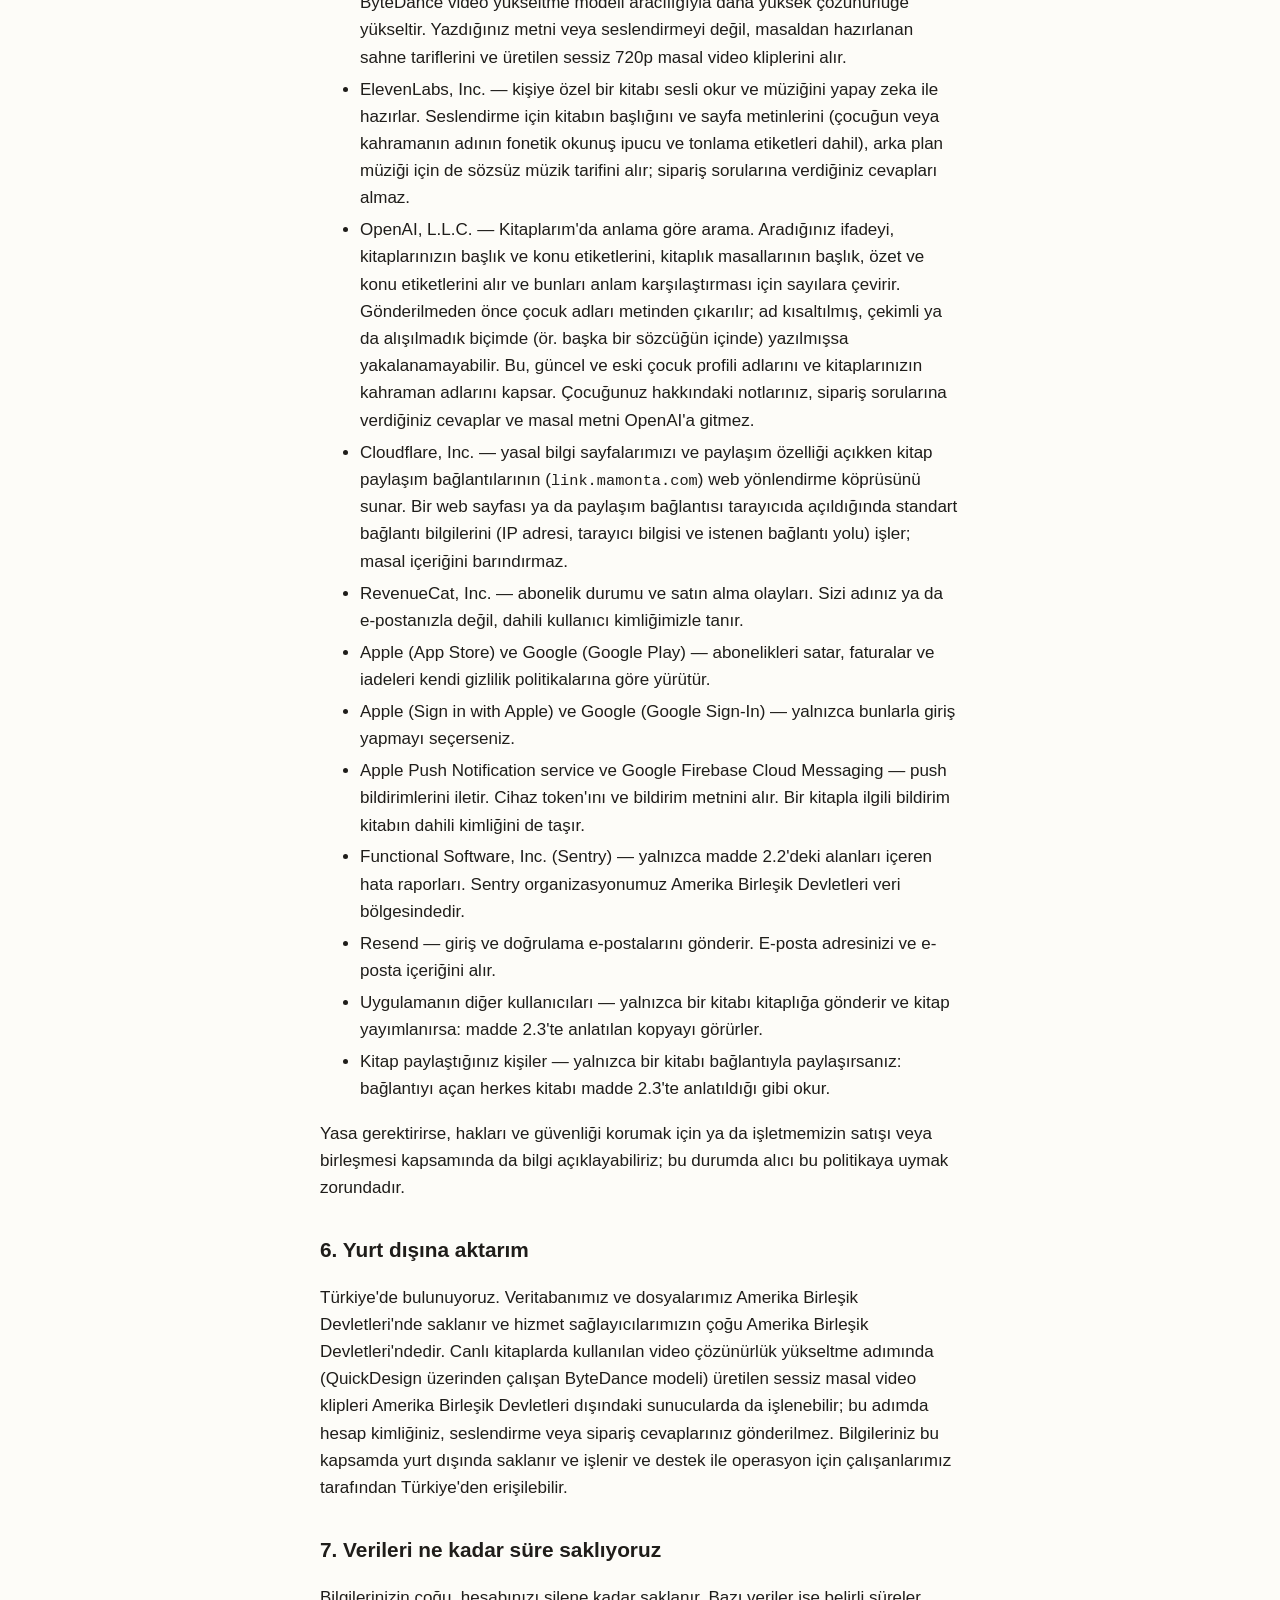
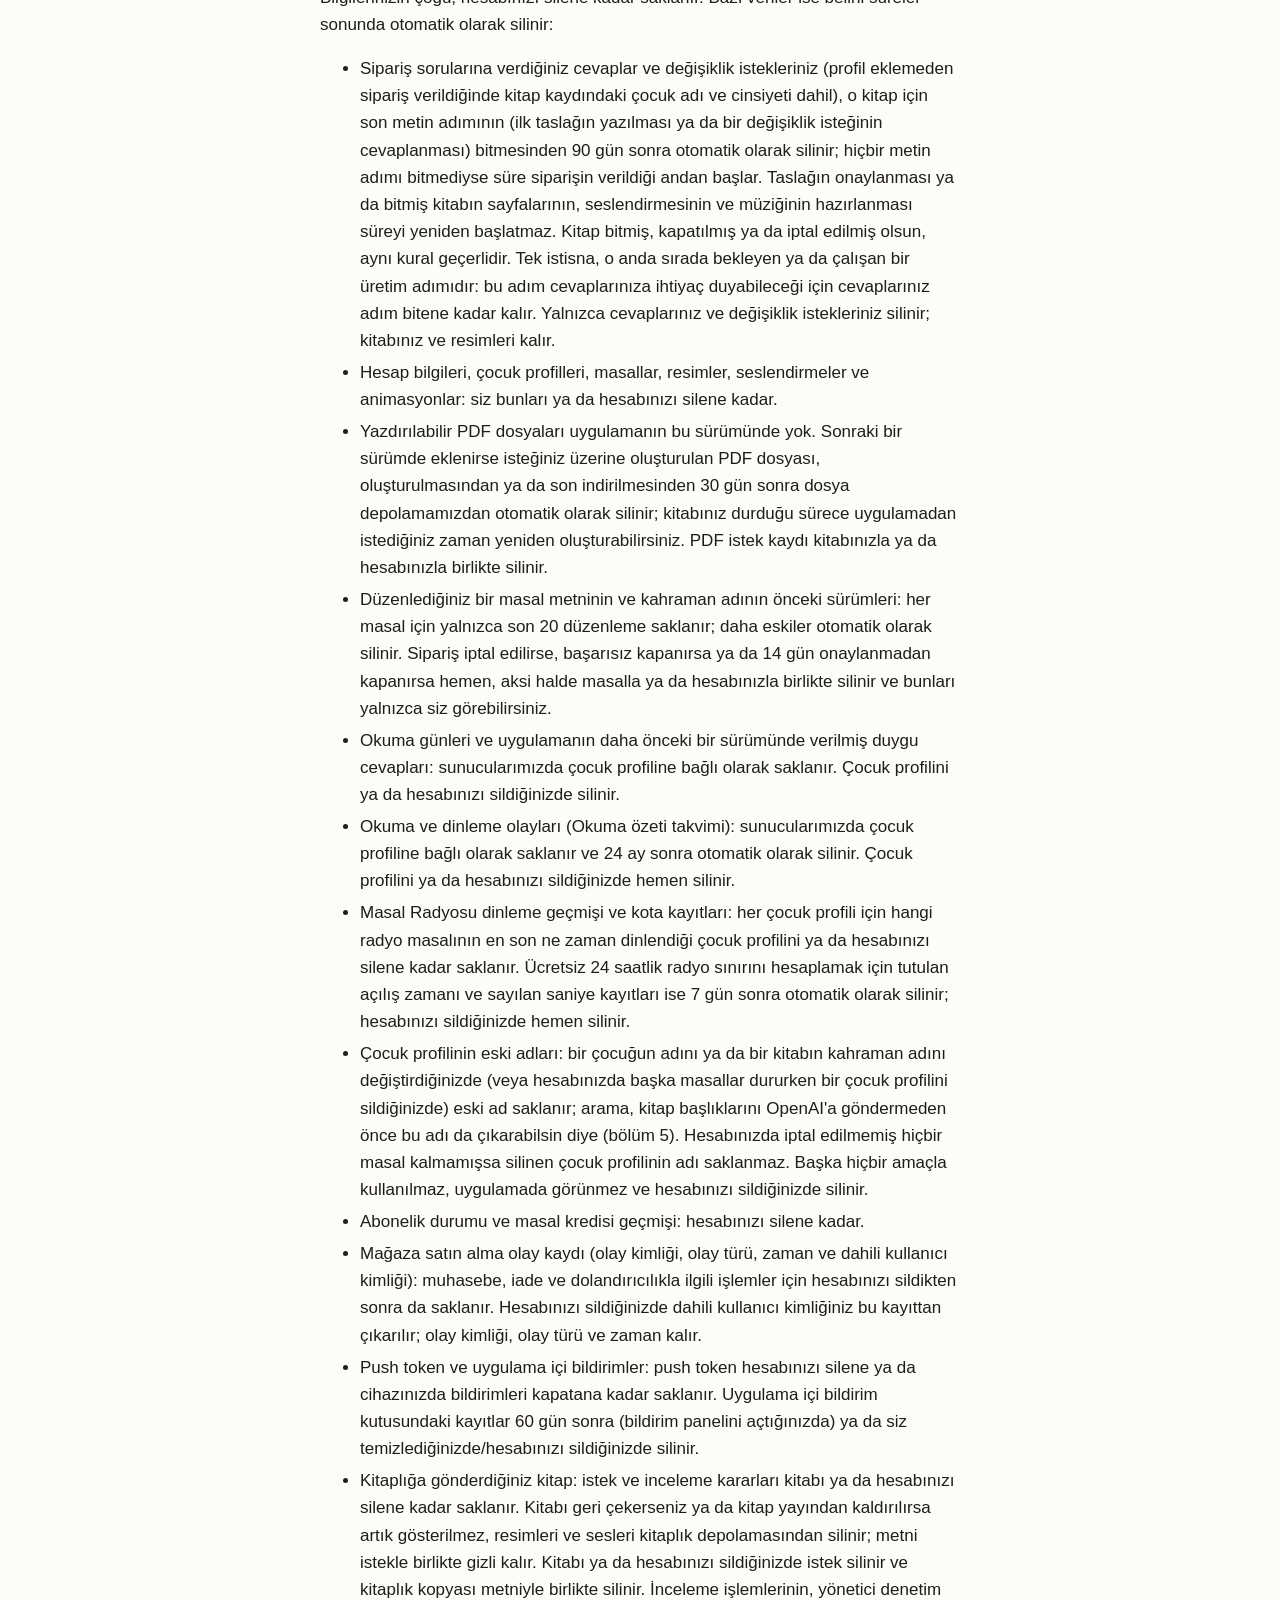
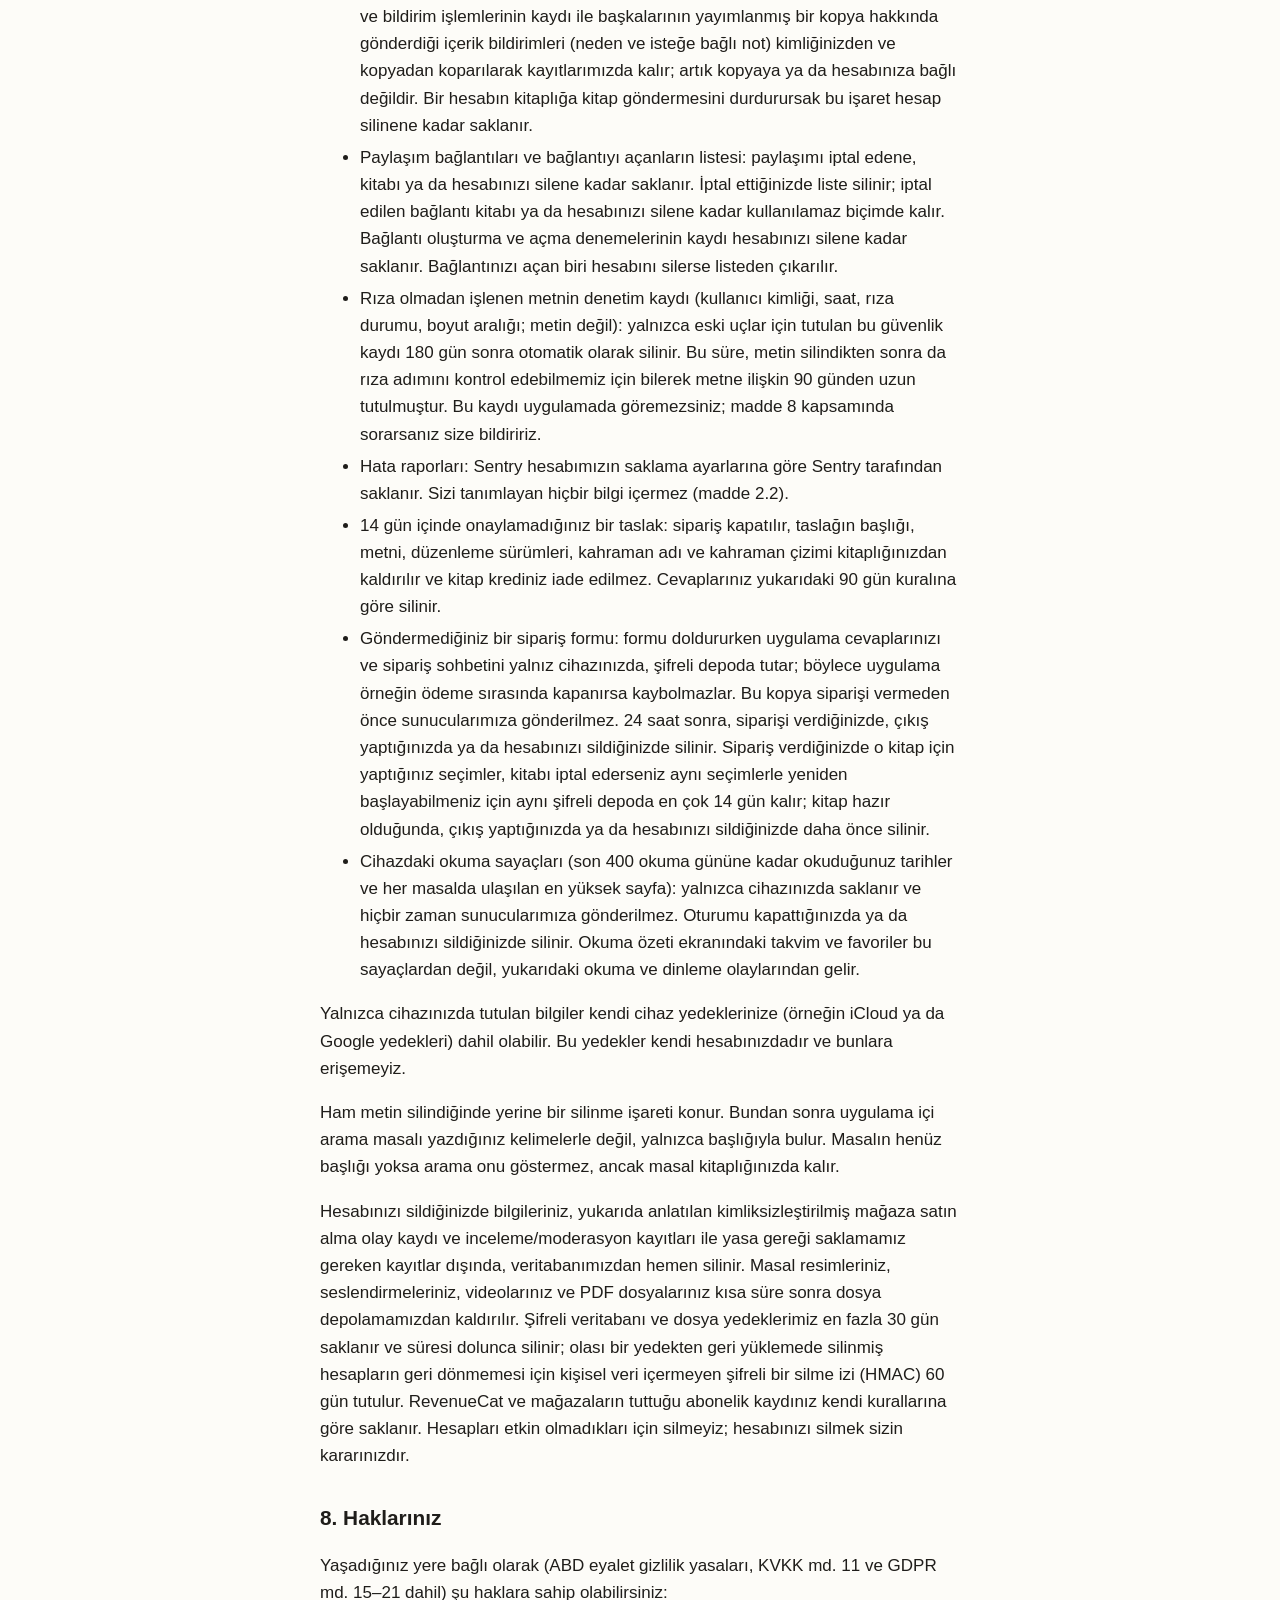
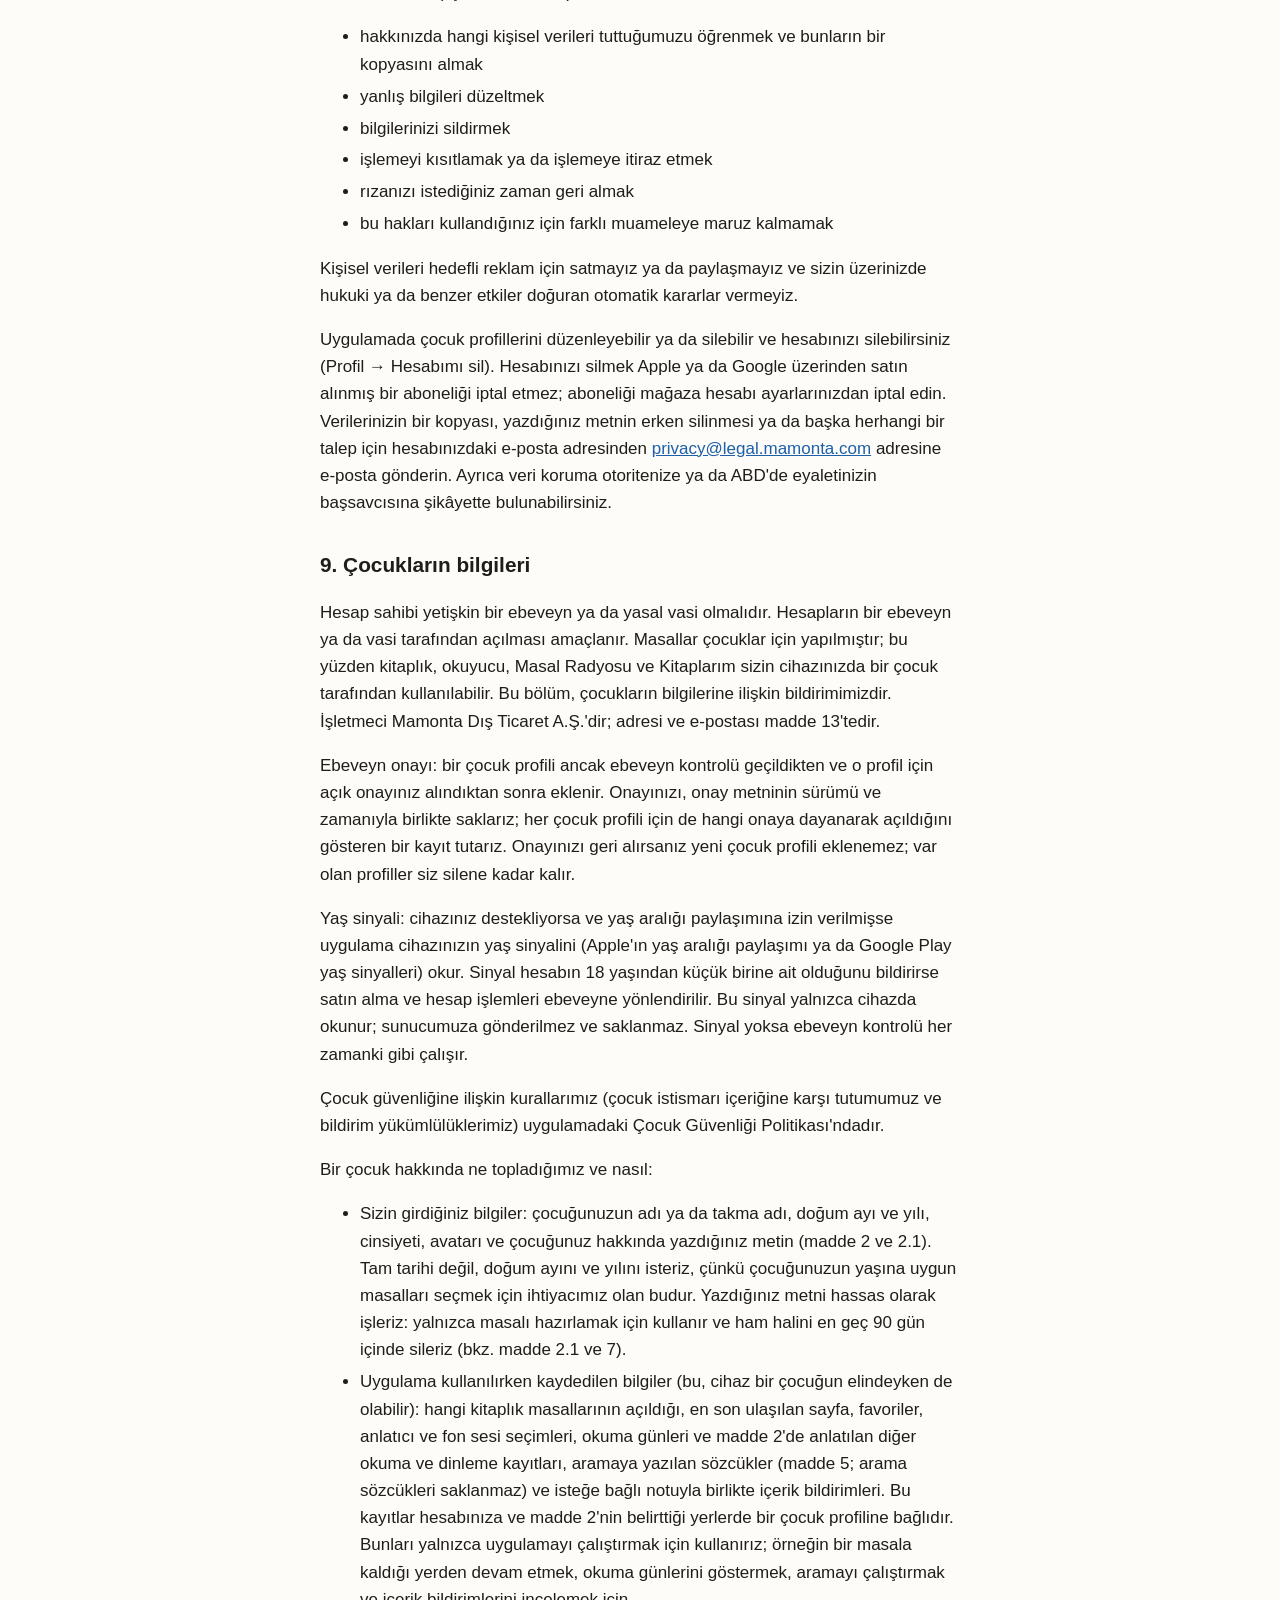
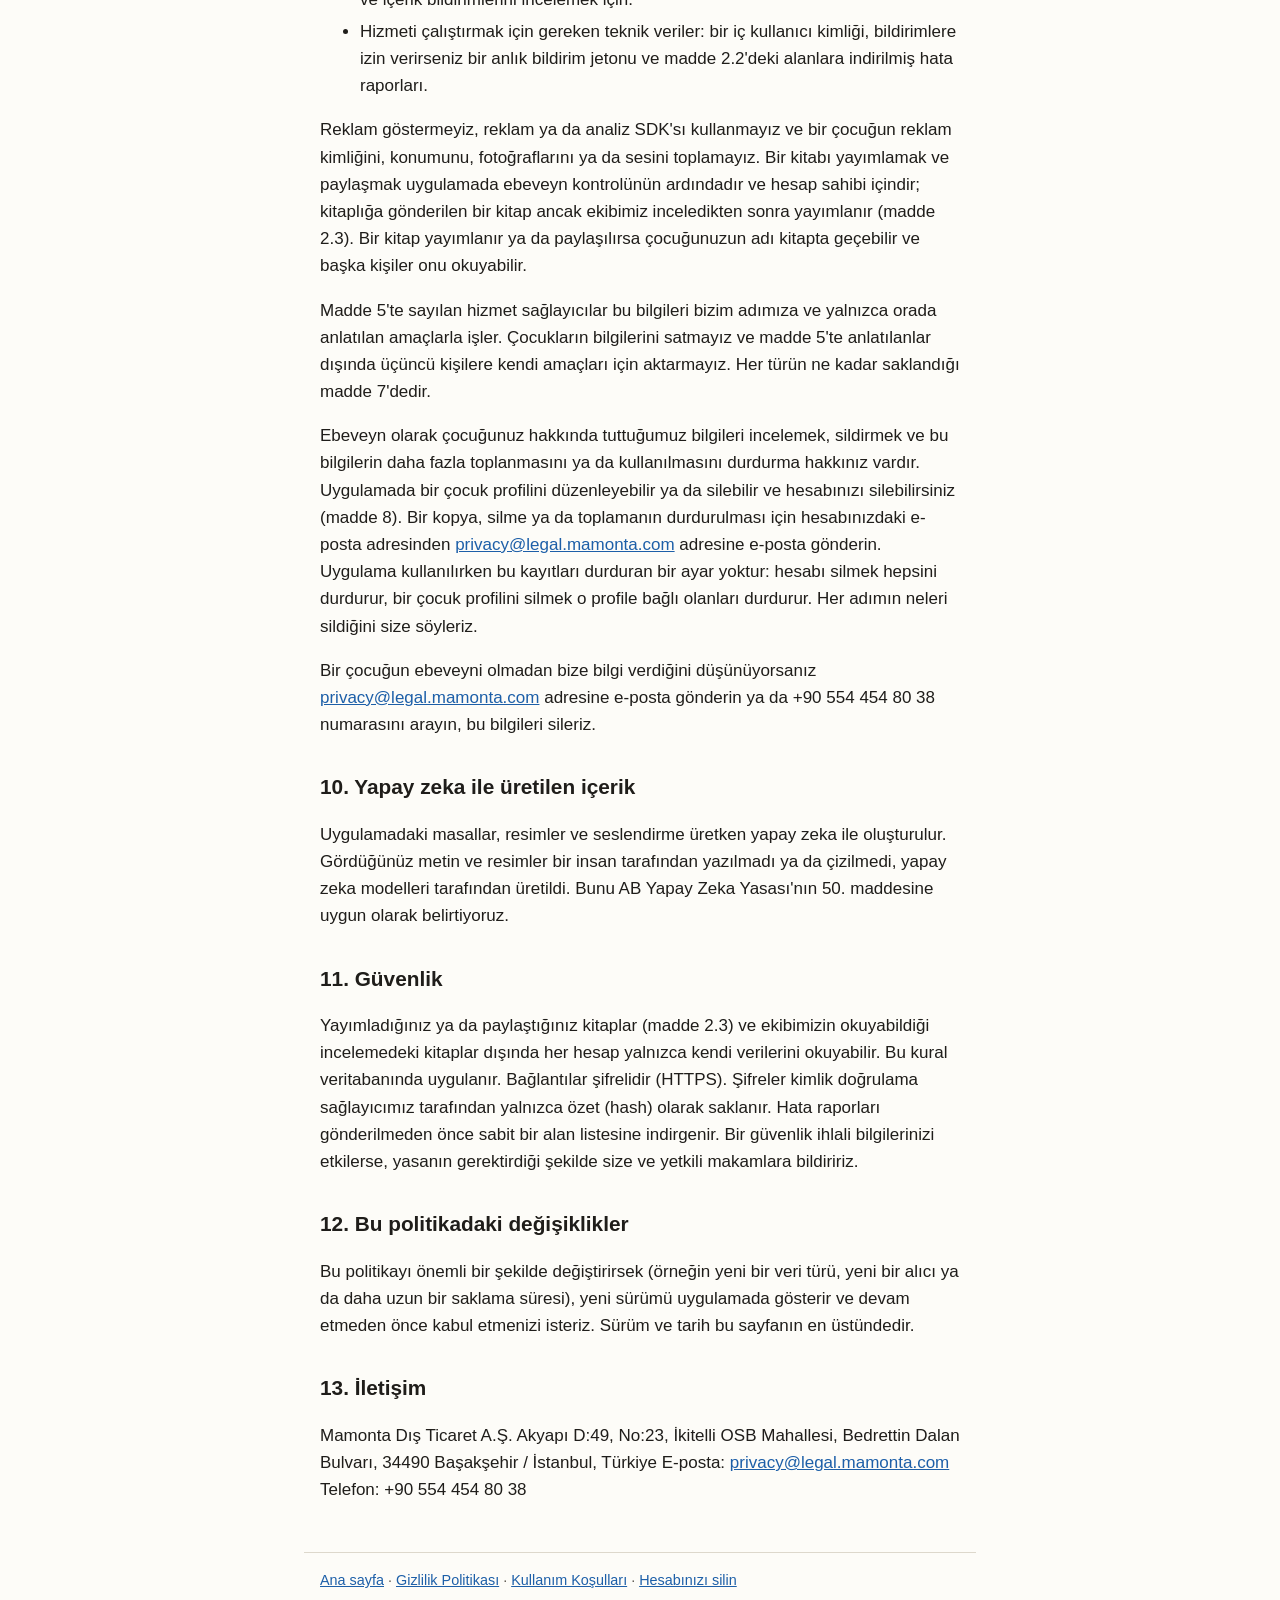
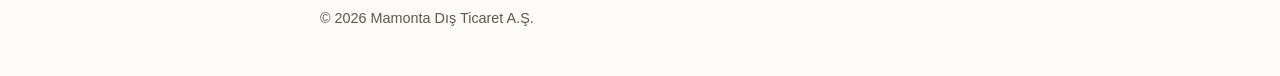
<file: privacy/tr/index.html>
<!doctype html>
<html lang="tr">
<head>
<meta charset="utf-8">
<meta name="viewport" content="width=device-width, initial-scale=1">
<title>Unmelt — Gizlilik Politikası</title>
<link rel="stylesheet" href="../../style.css">
<link rel="alternate" hreflang="en" href="../../privacy/index.html">
</head>
<body>
<main>
<p class="dil"><a href="../../privacy/index.html" hreflang="en">English</a></p>
<h1>Gizlilik Politikası</h1>
<p>Sürüm 1.0 — Son güncelleme 2026-11-25</p>
<h2>1. Biz kimiz ve bu politika neyi kapsar</h2>
<p>Unmelt ("uygulama"), Türkiye'de kayıtlı bir şirket olan Mamonta Dış Ticaret A.Ş. ("biz") tarafından işletilir. Adres: Akyapı D:49, No:23, İkitelli OSB Mahallesi, Bedrettin Dalan Bulvarı, 34490 Başakşehir / İstanbul, Türkiye. E-posta: <a href="mailto:privacy@legal.mamonta.com">privacy@legal.mamonta.com</a>. Bu politikada anlatılan kişisel verilerden biz sorumluyuz.</p>
<p>Unmelt, ebeveynler ve yasal vasiler için bir uygulamadır. Gündelik duygular üzerine seslendirilmiş, animasyonlu resimli kitap masallarından oluşan bir kitaplık sunar ve yapay zeka yardımıyla çocuğunuz için bir masal oluşturmanıza olanak tanır. Bu politika, uygulamanın hangi bilgileri topladığını, neden topladığını, bunları kimlerin aldığını, ne kadar süre sakladığımızı ve haklarınızın neler olduğunu açıklar.</p>
<h2>2. Topladığımız bilgiler</h2>
<ul>
<li>Hesap: e-posta adresiniz, görünen adınız (Apple ya da Google hesabınızın paylaştığı ad; aksi halde e-postanızın "@" işaretinden önceki kısmı), e-posta ile kayıt olursanız şifreniz (kimlik doğrulama sağlayıcımız tarafından yalnızca özet (hash) olarak saklanır) ve bir dahili kullanıcı kimliği.</li>
<li>Misafir oturumu: uygulamayı hesap oluşturmadan önce deneyebilirsiniz. Bu, e-postası olmayan bir dahili kullanıcı kimliği oluşturur. Misafir oturumlarında abonelik satın alınamaz.</li>
<li>Kullanım Koşullarını ve bu Politikayı kabul etmeniz (hangi belge, hangi sürüm, ne zaman).</li>
<li>Çocuk profili: çocuğunuzun adı ya da takma adı, doğum yılı ve isteğe bağlı olarak doğum ayı (günü hiçbir zaman sormayız), cinsiyeti (kız, erkek ya da "belirtmek istemiyorum"), hazır bir setten seçilen bir avatar ve seçerseniz daha sade okuma düzeyi tercihi. Uygulamayı misafir olarak denerken çocuğunuzun adı isteğe bağlıdır ve seçtiğiniz yaştan yaklaşık bir doğum yılı hesaplanır; adı boş bırakırsanız uygulama genel bir ad ("Çocuğun") kullanır. Bir hesapta oluşturduğunuz çocuk profili için ad zorunludur. Profil eklemeden başka bir çocuk adına sipariş verme seçeneği açık olduğunda, o çocuğun adı ve cinsiyeti profil oluşturulmadan yalnızca ilgili kitap kaydında tutulur ve sipariş cevaplarıyla birlikte 90 gün sonra silinir (bkz. madde 7).</li>
<li>Sipariş ettiğiniz kişiye özel kitaplar: çocuğunuzun durumu hakkındaki sipariş sorularına verdiğiniz cevaplar (bkz. madde 2.1), bir taslak hakkında gönderdiğiniz değişiklik istekleri ve bunlardan hazırlanan kitap (başlığı, metni, kahraman adı ve çizimi, resimleri, animasyonları, seslendirmesi, müziği ve uygulamanın bunları sunduğu sürümlerde PDF dosyaları). Bir kitabın metni ya da kahraman adı düzenlenirse önceki sürümleri saklanır (bkz. madde 7).</li>
<li>Kitaplık kullanımı: her ücretsiz ya da abonelik döneminde hangi kitaplık masallarını açtığınız, en son ulaştığınız sayfa, favori olarak işaretlediğiniz masallar, anlatıcı ve arka plan sesi seçiminiz, gizlediğiniz masal veya yazar tercihleriniz ve gönderdiğiniz içerik bildirimleri (masal, sayfa, sebep ve isteğe bağlı bir not).</li>
<li>Okuma günleri: okuma serisini göstermek için bir çocuk profilinin bir masalın sonuna ulaştığı tarihleri saklarız. Uygulamanın bu sürümü çocuğunuza hiçbir soru sormaz ve duygu cevabı toplamaz. Uygulamanın daha önceki bir sürümünde cevap verildiyse (bir kitaplık masalının sonunda "iyi", "şöyle böyle" ya da "pek iyi değil" için bir yüz), bu cevaplar siz çocuk profilini ya da hesabınızı silene kadar hesabınızdaki çocuk profiliyle birlikte saklanır.</li>
<li>Okuma ve dinleme olayları: Okuma özeti ekranında bir çocuğun aylık takvimini ve ayın favorilerini göstermek için, bir çocuk profilinin bir masalın sonuna ulaştığı ya da Masal Radyosu'nda bir masalı dinlediği yerel günü, kaydın oluşturulma zamanını ve masalın kimliğini saklarız; masalın içeriği bu kayıtta saklanmaz. Ayrıca Masal Radyosu aynı masalları üst üste çalmasın diye her çocuk profili için hangi radyo masalının en son ne zaman dinlendiğini ve ücretsiz 24 saatlik dinleme sınırını hesaplamak için hesabın hangi radyo masalını ne zaman açtığını ve kota için sayılan saniyeyi kaydederiz (bkz. madde 7).</li>
<li>Abonelik ve krediler: aboneliğinizin etkin olup olmadığı, mevcut dönemin ne zaman bittiği, ürün, ücretsiz deneme süresinde olup olmadığınız, mağaza satın alma olayları ve eklenen, kullanılan ve iade edilen kitap kredilerinin geçmişi. Kart ya da banka bilgilerinizi hiçbir zaman almayız.</li>
<li>Yayımladığınız ya da paylaştığınız kitaplar: bkz. madde 2.3.</li>
<li>Bildirimler: bildirimlere izin verirseniz, bir taslak ya da kitap hazır olduğunda size haber vermek için kullanılan cihaz push token'ı ve platform (iOS ya da Android).</li>
<li>Hata raporları: bkz. madde 2.2.</li>
</ul>
<p>Konumunuzu, reklam kimliğinizi ya da fotoğraflarınızı toplamayız ve reklam ya da analitik SDK'ları kullanmayız. Cihazınızdan sağlık verisi (Apple Health ya da adım sayısı gibi) toplamayız; aşağıda anlatılan "hassas bilgi" yalnızca kendi yazdığınız metindir.</p>
<h3>2.1 Hassas bilgi: çocuğunuz hakkında yazdığınız metin</h3>
<p>Bir masal oluştururken çocuğunuzun durumunu kendi sözlerinizle anlatabilirsiniz. Bu serbest metindir. İstemeden de olsa sağlık, engellilik, inançlar ya da diğer hassas konular hakkında bilgi içerebilir. Bu nedenle, ne yazarsanız yazın, bu metni hassas kişisel veri olarak işleriz:</p>
<ul>
<li>Yalnızca çocuğunuzun masalını yazmak için kullanırız. Reklam, profilleme ya da yapay zeka modeli eğitimi için hiçbir zaman kullanmayız ve sizden başka hiç kimseye hiçbir zaman göstermeyiz.</li>
<li>Metin, masalı yazan yapay zeka sağlayıcısı Anthropic'e gönderilir (bkz. madde 5).</li>
<li>Ham metni en geç 90 gün içinde sileriz (bkz. madde 7). Daha erken silmemizi isteyebilirsiniz (bkz. madde 8).</li>
<li>Uygulamayı kullanmak için bu metni yazmak isteğe bağlıdır: kitaplık masallarını bu metin olmadan okuyabilirsiniz. Kişiye özel bir kitap bu metin olmadan sipariş edilemez, çünkü sipariş soruları yazılı cevap gerektirir.</li>
<li>Bu metni yazabilmeniz için önce açık rızanızı isteriz. İlk siparişiniz gönderilmeden önce uygulama yukarıdaki noktaları özetleyen bir bildirim ve önceden işaretlenmemiş bir rıza kutusu gösterir. Güncel rıza sürümüne onay verene kadar sipariş ya da değişiklik isteği gönderilemez; sunucumuz aktif sipariş ve değişiklik uçlarında bunu kontrol eder ve onay yoksa isteği metni kaydetmeden reddeder. Rıza vermezseniz kitaplığı kullanmaya devam edebilirsiniz. Rızanızı istediğiniz zaman Profil ekranından geri alabilirsiniz (bkz. madde 3).</li>
<li>Eski bir sunucu ucuna uygulama dışından doğrudan istek gönderilmesi gibi istisnai bir güvenlik ağında metin bu rıza adımı olmadan işlenirse, olayı bir denetim kaydına yazarız: kullanıcı kimliğiniz, olayın gerçekleştiği saat, rıza durumu ("hiç verilmedi" ya da "geri alındı") ve metnin boyut aralığı (kısa, orta ya da uzun). Metnin kendisi, herhangi bir parçası, özeti ya da şifrelenmiş bir izi bu kayda hiçbir zaman yazılmaz. Bu kaydı yalnızca rıza adımının çalıştığını kontrol etmek ve gerekirse size bildirmek için tutarız. 180 gün sonra otomatik olarak silinir (bkz. madde 7).</li>
</ul>
<h3>2.2 Hata raporları (Sentry)</h3>
<p>Uygulama bir hatayla karşılaştığında, hata izleme sağlayıcımız Sentry'ye bir hata raporu gönderir. Her raporu kendimiz oluştururuz ve uygulamadaki bir filtre şu alanlar dışındaki her şeyi çıkarır: bir hata kodu, hata türü, hatanın uygulamada nereden geldiği, ekranın adı, uygulama sürümü ve derleme numarası ve zaman.</p>
<p>Hata raporları kullanıcı kimliğinizi, e-postanızı, adınızı, çocuğunuzun bilgilerini, yazdığınız metni, masal içeriğini, ekran metnini, cihaz ayrıntılarını ya da nelere dokunduğunuzun kaydını içermez. Otomatik çökme, donma ve oturum izleme kapalıdır. Bir rapor geldiğinde Sentry'nin sunucuları, her internet hizmetinde olduğu gibi bağlantının ağ adresini görür; uygulama bu adresi raporun parçası olarak göndermez.</p>
<p>Masal oluşturma başarısız olduğunda sunucularımız da Sentry'ye hata raporu gönderir. Bu raporlar sabit bir listeden seçilen kısa bir hata özeti, hata türü, hatanın nereden geldiği ve kendi kodumuzun teknik ayrıntılarını içerir. Kullanıcı kimliğinizi, e-postanızı, çocuğunuzun bilgilerini, yazdığınız metni ya da masal içeriğini içermez.</p>
<h3>2.3 Yayımladığınız ya da paylaştığınız kitaplar</h3>
<p>Bu özellik uygulamanın bu sürümünde yok. Sonraki bir sürümde eklenirse aşağıda anlatıldığı gibi ve yalnız sen istediğinde çalışır.</p>
<p>İki özellik kişiye özel bir kitabı sizden başka kişilere gösterir. İkisi de yalnızca siz istediğinizde çalışır.</p>
<ul>
<li>Kitabı kitaplığa göndermek: yayımlanmadan önce otomatik bir ön denetim kitabın başlığını, sayfa metnini ve kahraman adını okur; ekibimiz de resimleri ve seslendirmesi dahil kitabın tamamını inceler. Ön denetimin bulduğu adlar inceleme süresince isteğinizle birlikte saklanır ve istek kapanınca silinir. Kitap yayımlanırsa bir kopyası uygulamanın diğer kullanıcılarına gösterilir: başlığı, sayfa metni, resimleri ya da animasyonları, seslendirmesi, müziği, dili ve yaş bandı. Kopya kapak metnini, sipariş sorularına verdiğiniz cevapları ve değişiklik isteklerinizi içermez. Kitapla birlikte adınızı ya da e-postanızı göstermeyiz. Masaldaki adlar, çocuğunuzun adı dahil, çıkarılmaz. Her isteğin ve inceleme kararlarının kaydını (ne karar verildiği ve ne zaman) tutarız.</li>
<li>Kitabı bağlantıyla paylaşmak: kitap için bir bağlantı oluştururuz. Ardından kitabı, uygulamada bağlantıyı açan herkes, giriş yapmış ya da misafir oturumunda, okuyabilir: başlığı, kapağı, kapak metni, sayfaları, resimleri, seslendirmesi ve müziği; kitapta geçiyorsa çocuğunuzun adı dahil. Kitap Kitaplarım'larında görünsün diye bağlantıyı hangi hesapların açtığını, kötüye kullanımı sınırlamak için de bağlantı oluşturma ve açma denemelerini kaydederiz. Paylaşılan kitapla birlikte adınızı ya da e-postanızı göstermeyiz; uygulama size bağlantıyı kimin açtığını göstermez.</li>
</ul>
<h2>3. Hukuki sebepler (Türkiye, AB ve Birleşik Krallık)</h2>
<p>Yasanın kişisel verilerin işlenmesi için bir hukuki sebep gerektirdiği durumlarda (örneğin Türk kişisel verilerin korunması kanunu KVKK ile AB ya da Birleşik Krallık GDPR'ı):</p>
<ul>
<li>Hesap, masallar, kitaplık, abonelik ve krediler: sizinle yaptığımız sözleşmenin ifası (KVKK md. 5(2)(c), GDPR md. 6(1)(b)).</li>
<li>Çocuğunuzun profili (ad, doğum ayı ve yılı, cinsiyet): sizinle yaptığımız sözleşmenin ifası, çünkü çocuğunuza uygun bir masal bu bilgiler olmadan hazırlanamaz (KVKK md. 5(2)(c), GDPR md. 6(1)(b)). Bu veriler için ayrıca rıza istemeyiz; madde 2 neleri işlediğimizi listeler ve madde 8'deki haklarınızı istediğiniz zaman kullanabilirsiniz.</li>
<li>Çocuğunuz hakkında yazdığınız metin: açık rızanız (KVKK md. 5(1) ve KVKK md. 6(2), GDPR md. 6(1)(a) ve GDPR md. 9(2)(a)). Bu metni hassas olarak işlediğimiz için hukuki sebep sözleşme değil, açık rızanızdır. Rızayı kimin, ne zaman ve bu aydınlatma metninin hangi sürümü için verdiğini kaydederiz. Metni yazmak isteğe bağlıdır: rıza vermeden de kitaplığı okuyabilirsiniz, ancak kişiye özel kitap sipariş edilemez.</li>
<li>Rızanızı istediğiniz zaman geri alabilirsiniz (Profil → Hassas veri rızası; KVKK md. 11, GDPR md. 7(3)). Geri alma o andan itibaren geçerlidir: daha önce hazırlanmış masallar, metinleri ve resimleri kalır; uygulama yalnızca yeni serbest metin kabul etmeyi bırakır. Daha önce verilmiş ham metin yine madde 7'ye göre silinir ve madde 8'e göre daha erken silinmesini isteyebilirsiniz.</li>
<li>Kitabı kitaplıkta yayımlamak ve bağlantıyla paylaşmak: sizin isteğiniz üzerine, sizinle yaptığımız sözleşmenin ifası (KVKK md. 5(2)(c), GDPR md. 6(1)(b)). Kitapları yayından önce incelemek ve bildirimleri ele almak: kitaplığı çocuklar için güvenli tutmaktaki meşru menfaatimiz.</li>
<li>Hata raporları ve güvenlik önlemleri: uygulamayı güvenli ve çalışır durumda tutmaktaki meşru menfaatimiz.</li>
<li>Push bildirimleri: cihazınızda verdiğiniz bildirim izni.</li>
<li>Yasa gereği saklamamız gereken kayıtlar (örneğin satın alma kayıtları): hukuki yükümlülük.</li>
</ul>
<h2>4. Bilgileri neden kullanıyoruz</h2>
<ul>
<li>Çocuğunuzun masal metnini, resimlerini, sayfa animasyonlarını, seslendirmesini, arka plan müziğini ve istediğinizde yazdırılabilir PDF dosyasını oluşturmak için; PDF uygulamanın bu sürümünde yok.</li>
<li>Masal kitaplığını, Masal Radyosu'nu, okuma ilerlemesini, favorileri ve okuma serisini çalıştırmak için</li>
<li>Bir taslağın ya da kitabın hazır olduğunu size bildirmek için (push bildirimi ve uygulama içi bildirim geçmişi)</li>
<li>Kitaplığa gönderdiğiniz kitapları inceledikten sonra yayımlamak ve seçtiğiniz kitapları bağlantıyla paylaşmak için</li>
<li>Hesabınızı, aboneliğinizi ve kitap kredilerinizi yönetmek için</li>
<li>Hata raporları dahil, uygulamayı güvenli ve çalışır durumda tutmak için</li>
</ul>
<p>Bilgilerinizi reklam için kullanmayız ve satmayız.</p>
<h2>5. Bilgileri kimler alır</h2>
<p>Hizmet sağlayıcılar bilgileri bizim adımıza ve yalnızca ihtiyaç duydukları ölçüde işler. Başka kişiler ise yalnızca siz bir kitabı yayımlar ya da paylaşırsanız bilgi alır:</p>
<ul>
<li>Supabase, Inc. — kimlik doğrulama, veritabanı, dosya depolama ve sunucu fonksiyonları. Tüm hesap, çocuk profili, masal ve kullanım verilerini barındırır. Projemiz Amerika Birleşik Devletleri'nde (AWS us-east-1) barındırılır.</li>
<li>Anthropic, PBC — masal metnini, sahne ve seslendirme talimatlarını yapay zeka ile yazar ve üretilen karelerin kalite denetimini yapar. Sipariş sorularına verdiğiniz cevapları, gönderdiğiniz değişiklik isteklerini, çocuğunuzun adını, cinsiyetini ve yaş bandını, taslakta düzenlediğiniz sayfa metinlerini ve kahraman adlarını ve üretilen kahraman/sayfa/video karelerini alır.</li>
<li>Google (Google Flow) — kişiye özel bir kitabın kahramanını, resimlerini ve animasyonlarını yapay zeka ile çizer. Kitabın masalından yazılan resim ve animasyon talimatlarını (sahne ve karakter tarifleri) ve görsel tutarlılık için üretilen karakter referans sayfalarını, stil çapalarını ve sayfa görsellerini alır; sipariş sorularına verdiğiniz ham cevapları almaz.</li>
<li>Google (Google Gemini) — üretilen sayfa çizimlerinin (kahraman çizimleri dahil) otomatik görsel kalite denetimini yapar. Üretilen sayfa görsellerini ve teknik denetim yönergesini alır; sipariş sorularına verdiğiniz cevapları almaz.</li>
<li>QuickDesign (ve video yükseltme alt işlemcisi ByteDance) — masal resimlerini yapay zeka ile çizer ve canlı kitaplarda üretilen 720p masal video kliplerini ByteDance video yükseltme modeli aracılığıyla daha yüksek çözünürlüğe yükseltir. Yazdığınız metni veya seslendirmeyi değil, masaldan hazırlanan sahne tariflerini ve üretilen sessiz 720p masal video kliplerini alır.</li>
<li>ElevenLabs, Inc. — kişiye özel bir kitabı sesli okur ve müziğini yapay zeka ile hazırlar. Seslendirme için kitabın başlığını ve sayfa metinlerini (çocuğun veya kahramanın adının fonetik okunuş ipucu ve tonlama etiketleri dahil), arka plan müziği için de sözsüz müzik tarifini alır; sipariş sorularına verdiğiniz cevapları almaz.</li>
<li>OpenAI, L.L.C. — Kitaplarım'da anlama göre arama. Aradığınız ifadeyi, kitaplarınızın başlık ve konu etiketlerini, kitaplık masallarının başlık, özet ve konu etiketlerini alır ve bunları anlam karşılaştırması için sayılara çevirir. Gönderilmeden önce çocuk adları metinden çıkarılır; ad kısaltılmış, çekimli ya da alışılmadık biçimde (ör. başka bir sözcüğün içinde) yazılmışsa yakalanamayabilir. Bu, güncel ve eski çocuk profili adlarını ve kitaplarınızın kahraman adlarını kapsar. Çocuğunuz hakkındaki notlarınız, sipariş sorularına verdiğiniz cevaplar ve masal metni OpenAI'a gitmez.</li>
<li>Cloudflare, Inc. — yasal bilgi sayfalarımızı ve paylaşım özelliği açıkken kitap paylaşım bağlantılarının (<code>link.mamonta.com</code>) web yönlendirme köprüsünü sunar. Bir web sayfası ya da paylaşım bağlantısı tarayıcıda açıldığında standart bağlantı bilgilerini (IP adresi, tarayıcı bilgisi ve istenen bağlantı yolu) işler; masal içeriğini barındırmaz.</li>
<li>RevenueCat, Inc. — abonelik durumu ve satın alma olayları. Sizi adınız ya da e-postanızla değil, dahili kullanıcı kimliğimizle tanır.</li>
<li>Apple (App Store) ve Google (Google Play) — abonelikleri satar, faturalar ve iadeleri kendi gizlilik politikalarına göre yürütür.</li>
<li>Apple (Sign in with Apple) ve Google (Google Sign-In) — yalnızca bunlarla giriş yapmayı seçerseniz.</li>
<li>Apple Push Notification service ve Google Firebase Cloud Messaging — push bildirimlerini iletir. Cihaz token'ını ve bildirim metnini alır. Bir kitapla ilgili bildirim kitabın dahili kimliğini de taşır.</li>
<li>Functional Software, Inc. (Sentry) — yalnızca madde 2.2'deki alanları içeren hata raporları. Sentry organizasyonumuz Amerika Birleşik Devletleri veri bölgesindedir.</li>
<li>Resend — giriş ve doğrulama e-postalarını gönderir. E-posta adresinizi ve e-posta içeriğini alır.</li>
<li>Uygulamanın diğer kullanıcıları — yalnızca bir kitabı kitaplığa gönderir ve kitap yayımlanırsa: madde 2.3'te anlatılan kopyayı görürler.</li>
<li>Kitap paylaştığınız kişiler — yalnızca bir kitabı bağlantıyla paylaşırsanız: bağlantıyı açan herkes kitabı madde 2.3'te anlatıldığı gibi okur.</li>
</ul>
<p>Yasa gerektirirse, hakları ve güvenliği korumak için ya da işletmemizin satışı veya birleşmesi kapsamında da bilgi açıklayabiliriz; bu durumda alıcı bu politikaya uymak zorundadır.</p>
<h2>6. Yurt dışına aktarım</h2>
<p>Türkiye'de bulunuyoruz. Veritabanımız ve dosyalarımız Amerika Birleşik Devletleri'nde saklanır ve hizmet sağlayıcılarımızın çoğu Amerika Birleşik Devletleri'ndedir. Canlı kitaplarda kullanılan video çözünürlük yükseltme adımında (QuickDesign üzerinden çalışan ByteDance modeli) üretilen sessiz masal video klipleri Amerika Birleşik Devletleri dışındaki sunucularda da işlenebilir; bu adımda hesap kimliğiniz, seslendirme veya sipariş cevaplarınız gönderilmez. Bilgileriniz bu kapsamda yurt dışında saklanır ve işlenir ve destek ile operasyon için çalışanlarımız tarafından Türkiye'den erişilebilir.</p>
<h2>7. Verileri ne kadar süre saklıyoruz</h2>
<p>Bilgilerinizin çoğu, hesabınızı silene kadar saklanır. Bazı veriler ise belirli süreler sonunda otomatik olarak silinir:</p>
<ul>
<li>Sipariş sorularına verdiğiniz cevaplar ve değişiklik istekleriniz (profil eklemeden sipariş verildiğinde kitap kaydındaki çocuk adı ve cinsiyeti dahil), o kitap için son metin adımının (ilk taslağın yazılması ya da bir değişiklik isteğinin cevaplanması) bitmesinden 90 gün sonra otomatik olarak silinir; hiçbir metin adımı bitmediyse süre siparişin verildiği andan başlar. Taslağın onaylanması ya da bitmiş kitabın sayfalarının, seslendirmesinin ve müziğinin hazırlanması süreyi yeniden başlatmaz. Kitap bitmiş, kapatılmış ya da iptal edilmiş olsun, aynı kural geçerlidir. Tek istisna, o anda sırada bekleyen ya da çalışan bir üretim adımıdır: bu adım cevaplarınıza ihtiyaç duyabileceği için cevaplarınız adım bitene kadar kalır. Yalnızca cevaplarınız ve değişiklik istekleriniz silinir; kitabınız ve resimleri kalır.</li>
<li>Hesap bilgileri, çocuk profilleri, masallar, resimler, seslendirmeler ve animasyonlar: siz bunları ya da hesabınızı silene kadar.</li>
<li>Yazdırılabilir PDF dosyaları uygulamanın bu sürümünde yok. Sonraki bir sürümde eklenirse isteğiniz üzerine oluşturulan PDF dosyası, oluşturulmasından ya da son indirilmesinden 30 gün sonra dosya depolamamızdan otomatik olarak silinir; kitabınız durduğu sürece uygulamadan istediğiniz zaman yeniden oluşturabilirsiniz. PDF istek kaydı kitabınızla ya da hesabınızla birlikte silinir.</li>
<li>Düzenlediğiniz bir masal metninin ve kahraman adının önceki sürümleri: her masal için yalnızca son 20 düzenleme saklanır; daha eskiler otomatik olarak silinir. Sipariş iptal edilirse, başarısız kapanırsa ya da 14 gün onaylanmadan kapanırsa hemen, aksi halde masalla ya da hesabınızla birlikte silinir ve bunları yalnızca siz görebilirsiniz.</li>
<li>Okuma günleri ve uygulamanın daha önceki bir sürümünde verilmiş duygu cevapları: sunucularımızda çocuk profiline bağlı olarak saklanır. Çocuk profilini ya da hesabınızı sildiğinizde silinir.</li>
<li>Okuma ve dinleme olayları (Okuma özeti takvimi): sunucularımızda çocuk profiline bağlı olarak saklanır ve 24 ay sonra otomatik olarak silinir. Çocuk profilini ya da hesabınızı sildiğinizde hemen silinir.</li>
<li>Masal Radyosu dinleme geçmişi ve kota kayıtları: her çocuk profili için hangi radyo masalının en son ne zaman dinlendiği çocuk profilini ya da hesabınızı silene kadar saklanır. Ücretsiz 24 saatlik radyo sınırını hesaplamak için tutulan açılış zamanı ve sayılan saniye kayıtları ise 7 gün sonra otomatik olarak silinir; hesabınızı sildiğinizde hemen silinir.</li>
<li>Çocuk profilinin eski adları: bir çocuğun adını ya da bir kitabın kahraman adını değiştirdiğinizde (veya hesabınızda başka masallar dururken bir çocuk profilini sildiğinizde) eski ad saklanır; arama, kitap başlıklarını OpenAI'a göndermeden önce bu adı da çıkarabilsin diye (bölüm 5). Hesabınızda iptal edilmemiş hiçbir masal kalmamışsa silinen çocuk profilinin adı saklanmaz. Başka hiçbir amaçla kullanılmaz, uygulamada görünmez ve hesabınızı sildiğinizde silinir.</li>
<li>Abonelik durumu ve masal kredisi geçmişi: hesabınızı silene kadar.</li>
<li>Mağaza satın alma olay kaydı (olay kimliği, olay türü, zaman ve dahili kullanıcı kimliği): muhasebe, iade ve dolandırıcılıkla ilgili işlemler için hesabınızı sildikten sonra da saklanır. Hesabınızı sildiğinizde dahili kullanıcı kimliğiniz bu kayıttan çıkarılır; olay kimliği, olay türü ve zaman kalır.</li>
<li>Push token ve uygulama içi bildirimler: push token hesabınızı silene ya da cihazınızda bildirimleri kapatana kadar saklanır. Uygulama içi bildirim kutusundaki kayıtlar 60 gün sonra (bildirim panelini açtığınızda) ya da siz temizlediğinizde/hesabınızı sildiğinizde silinir.</li>
<li>Kitaplığa gönderdiğiniz kitap: istek ve inceleme kararları kitabı ya da hesabınızı silene kadar saklanır. Kitabı geri çekerseniz ya da kitap yayından kaldırılırsa artık gösterilmez, resimleri ve sesleri kitaplık depolamasından silinir; metni istekle birlikte gizli kalır. Kitabı ya da hesabınızı sildiğinizde istek silinir ve kitaplık kopyası metniyle birlikte silinir. İnceleme işlemlerinin, yönetici denetim ve bildirim işlemlerinin kaydı ile başkalarının yayımlanmış bir kopya hakkında gönderdiği içerik bildirimleri (neden ve isteğe bağlı not) kimliğinizden ve kopyadan koparılarak kayıtlarımızda kalır; artık kopyaya ya da hesabınıza bağlı değildir. Bir hesabın kitaplığa kitap göndermesini durdurursak bu işaret hesap silinene kadar saklanır.</li>
<li>Paylaşım bağlantıları ve bağlantıyı açanların listesi: paylaşımı iptal edene, kitabı ya da hesabınızı silene kadar saklanır. İptal ettiğinizde liste silinir; iptal edilen bağlantı kitabı ya da hesabınızı silene kadar kullanılamaz biçimde kalır. Bağlantı oluşturma ve açma denemelerinin kaydı hesabınızı silene kadar saklanır. Bağlantınızı açan biri hesabını silerse listeden çıkarılır.</li>
<li>Rıza olmadan işlenen metnin denetim kaydı (kullanıcı kimliği, saat, rıza durumu, boyut aralığı; metin değil): yalnızca eski uçlar için tutulan bu güvenlik kaydı 180 gün sonra otomatik olarak silinir. Bu süre, metin silindikten sonra da rıza adımını kontrol edebilmemiz için bilerek metne ilişkin 90 günden uzun tutulmuştur. Bu kaydı uygulamada göremezsiniz; madde 8 kapsamında sorarsanız size bildiririz.</li>
<li>Hata raporları: Sentry hesabımızın saklama ayarlarına göre Sentry tarafından saklanır. Sizi tanımlayan hiçbir bilgi içermez (madde 2.2).</li>
<li>14 gün içinde onaylamadığınız bir taslak: sipariş kapatılır, taslağın başlığı, metni, düzenleme sürümleri, kahraman adı ve kahraman çizimi kitaplığınızdan kaldırılır ve kitap krediniz iade edilmez. Cevaplarınız yukarıdaki 90 gün kuralına göre silinir.</li>
<li>Göndermediğiniz bir sipariş formu: formu doldururken uygulama cevaplarınızı ve sipariş sohbetini yalnız cihazınızda, şifreli depoda tutar; böylece uygulama örneğin ödeme sırasında kapanırsa kaybolmazlar. Bu kopya siparişi vermeden önce sunucularımıza gönderilmez. 24 saat sonra, siparişi verdiğinizde, çıkış yaptığınızda ya da hesabınızı sildiğinizde silinir. Sipariş verdiğinizde o kitap için yaptığınız seçimler, kitabı iptal ederseniz aynı seçimlerle yeniden başlayabilmeniz için aynı şifreli depoda en çok 14 gün kalır; kitap hazır olduğunda, çıkış yaptığınızda ya da hesabınızı sildiğinizde daha önce silinir.</li>
<li>Cihazdaki okuma sayaçları (son 400 okuma gününe kadar okuduğunuz tarihler ve her masalda ulaşılan en yüksek sayfa): yalnızca cihazınızda saklanır ve hiçbir zaman sunucularımıza gönderilmez. Oturumu kapattığınızda ya da hesabınızı sildiğinizde silinir. Okuma özeti ekranındaki takvim ve favoriler bu sayaçlardan değil, yukarıdaki okuma ve dinleme olaylarından gelir.</li>
</ul>
<p>Yalnızca cihazınızda tutulan bilgiler kendi cihaz yedeklerinize (örneğin iCloud ya da Google yedekleri) dahil olabilir. Bu yedekler kendi hesabınızdadır ve bunlara erişemeyiz.</p>
<p>Ham metin silindiğinde yerine bir silinme işareti konur. Bundan sonra uygulama içi arama masalı yazdığınız kelimelerle değil, yalnızca başlığıyla bulur. Masalın henüz başlığı yoksa arama onu göstermez, ancak masal kitaplığınızda kalır.</p>
<p>Hesabınızı sildiğinizde bilgileriniz, yukarıda anlatılan kimliksizleştirilmiş mağaza satın alma olay kaydı ve inceleme/moderasyon kayıtları ile yasa gereği saklamamız gereken kayıtlar dışında, veritabanımızdan hemen silinir. Masal resimleriniz, seslendirmeleriniz, videolarınız ve PDF dosyalarınız kısa süre sonra dosya depolamamızdan kaldırılır. Şifreli veritabanı ve dosya yedeklerimiz en fazla 30 gün saklanır ve süresi dolunca silinir; olası bir yedekten geri yüklemede silinmiş hesapların geri dönmemesi için kişisel veri içermeyen şifreli bir silme izi (HMAC) 60 gün tutulur. RevenueCat ve mağazaların tuttuğu abonelik kaydınız kendi kurallarına göre saklanır. Hesapları etkin olmadıkları için silmeyiz; hesabınızı silmek sizin kararınızdır.</p>
<h2>8. Haklarınız</h2>
<p>Yaşadığınız yere bağlı olarak (ABD eyalet gizlilik yasaları, KVKK md. 11 ve GDPR md. 15–21 dahil) şu haklara sahip olabilirsiniz:</p>
<ul>
<li>hakkınızda hangi kişisel verileri tuttuğumuzu öğrenmek ve bunların bir kopyasını almak</li>
<li>yanlış bilgileri düzeltmek</li>
<li>bilgilerinizi sildirmek</li>
<li>işlemeyi kısıtlamak ya da işlemeye itiraz etmek</li>
<li>rızanızı istediğiniz zaman geri almak</li>
<li>bu hakları kullandığınız için farklı muameleye maruz kalmamak</li>
</ul>
<p>Kişisel verileri hedefli reklam için satmayız ya da paylaşmayız ve sizin üzerinizde hukuki ya da benzer etkiler doğuran otomatik kararlar vermeyiz.</p>
<p>Uygulamada çocuk profillerini düzenleyebilir ya da silebilir ve hesabınızı silebilirsiniz (Profil → Hesabımı sil). Hesabınızı silmek Apple ya da Google üzerinden satın alınmış bir aboneliği iptal etmez; aboneliği mağaza hesabı ayarlarınızdan iptal edin. Verilerinizin bir kopyası, yazdığınız metnin erken silinmesi ya da başka herhangi bir talep için hesabınızdaki e-posta adresinden <a href="mailto:privacy@legal.mamonta.com">privacy@legal.mamonta.com</a> adresine e-posta gönderin. Ayrıca veri koruma otoritenize ya da ABD'de eyaletinizin başsavcısına şikâyette bulunabilirsiniz.</p>
<h2>9. Çocukların bilgileri</h2>
<p>Hesap sahibi yetişkin bir ebeveyn ya da yasal vasi olmalıdır. Hesapların bir ebeveyn ya da vasi tarafından açılması amaçlanır. Masallar çocuklar için yapılmıştır; bu yüzden kitaplık, okuyucu, Masal Radyosu ve Kitaplarım sizin cihazınızda bir çocuk tarafından kullanılabilir. Bu bölüm, çocukların bilgilerine ilişkin bildirimimizdir. İşletmeci Mamonta Dış Ticaret A.Ş.'dir; adresi ve e-postası madde 13'tedir.</p>
<p>Ebeveyn onayı: bir çocuk profili ancak ebeveyn kontrolü geçildikten ve o profil için açık onayınız alındıktan sonra eklenir. Onayınızı, onay metninin sürümü ve zamanıyla birlikte saklarız; her çocuk profili için de hangi onaya dayanarak açıldığını gösteren bir kayıt tutarız. Onayınızı geri alırsanız yeni çocuk profili eklenemez; var olan profiller siz silene kadar kalır.</p>
<p>Yaş sinyali: cihazınız destekliyorsa ve yaş aralığı paylaşımına izin verilmişse uygulama cihazınızın yaş sinyalini (Apple'ın yaş aralığı paylaşımı ya da Google Play yaş sinyalleri) okur. Sinyal hesabın 18 yaşından küçük birine ait olduğunu bildirirse satın alma ve hesap işlemleri ebeveyne yönlendirilir. Bu sinyal yalnızca cihazda okunur; sunucumuza gönderilmez ve saklanmaz. Sinyal yoksa ebeveyn kontrolü her zamanki gibi çalışır.</p>
<p>Çocuk güvenliğine ilişkin kurallarımız (çocuk istismarı içeriğine karşı tutumumuz ve bildirim yükümlülüklerimiz) uygulamadaki Çocuk Güvenliği Politikası'ndadır.</p>
<p>Bir çocuk hakkında ne topladığımız ve nasıl:</p>
<ul>
<li>Sizin girdiğiniz bilgiler: çocuğunuzun adı ya da takma adı, doğum ayı ve yılı, cinsiyeti, avatarı ve çocuğunuz hakkında yazdığınız metin (madde 2 ve 2.1). Tam tarihi değil, doğum ayını ve yılını isteriz, çünkü çocuğunuzun yaşına uygun masalları seçmek için ihtiyacımız olan budur. Yazdığınız metni hassas olarak işleriz: yalnızca masalı hazırlamak için kullanır ve ham halini en geç 90 gün içinde sileriz (bkz. madde 2.1 ve 7).</li>
<li>Uygulama kullanılırken kaydedilen bilgiler (bu, cihaz bir çocuğun elindeyken de olabilir): hangi kitaplık masallarının açıldığı, en son ulaşılan sayfa, favoriler, anlatıcı ve fon sesi seçimleri, okuma günleri ve madde 2'de anlatılan diğer okuma ve dinleme kayıtları, aramaya yazılan sözcükler (madde 5; arama sözcükleri saklanmaz) ve isteğe bağlı notuyla birlikte içerik bildirimleri. Bu kayıtlar hesabınıza ve madde 2'nin belirttiği yerlerde bir çocuk profiline bağlıdır. Bunları yalnızca uygulamayı çalıştırmak için kullanırız; örneğin bir masala kaldığı yerden devam etmek, okuma günlerini göstermek, aramayı çalıştırmak ve içerik bildirimlerini incelemek için.</li>
<li>Hizmeti çalıştırmak için gereken teknik veriler: bir iç kullanıcı kimliği, bildirimlere izin verirseniz bir anlık bildirim jetonu ve madde 2.2'deki alanlara indirilmiş hata raporları.</li>
</ul>
<p>Reklam göstermeyiz, reklam ya da analiz SDK'sı kullanmayız ve bir çocuğun reklam kimliğini, konumunu, fotoğraflarını ya da sesini toplamayız. Bir kitabı yayımlamak ve paylaşmak uygulamada ebeveyn kontrolünün ardındadır ve hesap sahibi içindir; kitaplığa gönderilen bir kitap ancak ekibimiz inceledikten sonra yayımlanır (madde 2.3). Bir kitap yayımlanır ya da paylaşılırsa çocuğunuzun adı kitapta geçebilir ve başka kişiler onu okuyabilir.</p>
<p>Madde 5'te sayılan hizmet sağlayıcılar bu bilgileri bizim adımıza ve yalnızca orada anlatılan amaçlarla işler. Çocukların bilgilerini satmayız ve madde 5'te anlatılanlar dışında üçüncü kişilere kendi amaçları için aktarmayız. Her türün ne kadar saklandığı madde 7'dedir.</p>
<p>Ebeveyn olarak çocuğunuz hakkında tuttuğumuz bilgileri incelemek, sildirmek ve bu bilgilerin daha fazla toplanmasını ya da kullanılmasını durdurma hakkınız vardır. Uygulamada bir çocuk profilini düzenleyebilir ya da silebilir ve hesabınızı silebilirsiniz (madde 8). Bir kopya, silme ya da toplamanın durdurulması için hesabınızdaki e-posta adresinden <a href="mailto:privacy@legal.mamonta.com">privacy@legal.mamonta.com</a> adresine e-posta gönderin. Uygulama kullanılırken bu kayıtları durduran bir ayar yoktur: hesabı silmek hepsini durdurur, bir çocuk profilini silmek o profile bağlı olanları durdurur. Her adımın neleri sildiğini size söyleriz.</p>
<p>Bir çocuğun ebeveyni olmadan bize bilgi verdiğini düşünüyorsanız <a href="mailto:privacy@legal.mamonta.com">privacy@legal.mamonta.com</a> adresine e-posta gönderin ya da +90 554 454 80 38 numarasını arayın, bu bilgileri sileriz.</p>
<h2>10. Yapay zeka ile üretilen içerik</h2>
<p>Uygulamadaki masallar, resimler ve seslendirme üretken yapay zeka ile oluşturulur. Gördüğünüz metin ve resimler bir insan tarafından yazılmadı ya da çizilmedi, yapay zeka modelleri tarafından üretildi. Bunu AB Yapay Zeka Yasası'nın 50. maddesine uygun olarak belirtiyoruz.</p>
<h2>11. Güvenlik</h2>
<p>Yayımladığınız ya da paylaştığınız kitaplar (madde 2.3) ve ekibimizin okuyabildiği incelemedeki kitaplar dışında her hesap yalnızca kendi verilerini okuyabilir. Bu kural veritabanında uygulanır. Bağlantılar şifrelidir (HTTPS). Şifreler kimlik doğrulama sağlayıcımız tarafından yalnızca özet (hash) olarak saklanır. Hata raporları gönderilmeden önce sabit bir alan listesine indirgenir. Bir güvenlik ihlali bilgilerinizi etkilerse, yasanın gerektirdiği şekilde size ve yetkili makamlara bildiririz.</p>
<h2>12. Bu politikadaki değişiklikler</h2>
<p>Bu politikayı önemli bir şekilde değiştirirsek (örneğin yeni bir veri türü, yeni bir alıcı ya da daha uzun bir saklama süresi), yeni sürümü uygulamada gösterir ve devam etmeden önce kabul etmenizi isteriz. Sürüm ve tarih bu sayfanın en üstündedir.</p>
<h2>13. İletişim</h2>
<p>Mamonta Dış Ticaret A.Ş. Akyapı D:49, No:23, İkitelli OSB Mahallesi, Bedrettin Dalan Bulvarı, 34490 Başakşehir / İstanbul, Türkiye E-posta: <a href="mailto:privacy@legal.mamonta.com">privacy@legal.mamonta.com</a> Telefon: +90 554 454 80 38</p>
</main>
<footer>
<nav><a href="../../tr/index.html">Ana sayfa</a> · <a href="../../privacy/tr/index.html">Gizlilik Politikası</a> · <a href="../../terms/tr/index.html">Kullanım Koşulları</a> · <a href="../../delete-account/tr/index.html">Hesabınızı silin</a></nav>
<p>© 2026 Mamonta Dış Ticaret A.Ş.</p>
</footer>
</body>
</html>
</file>
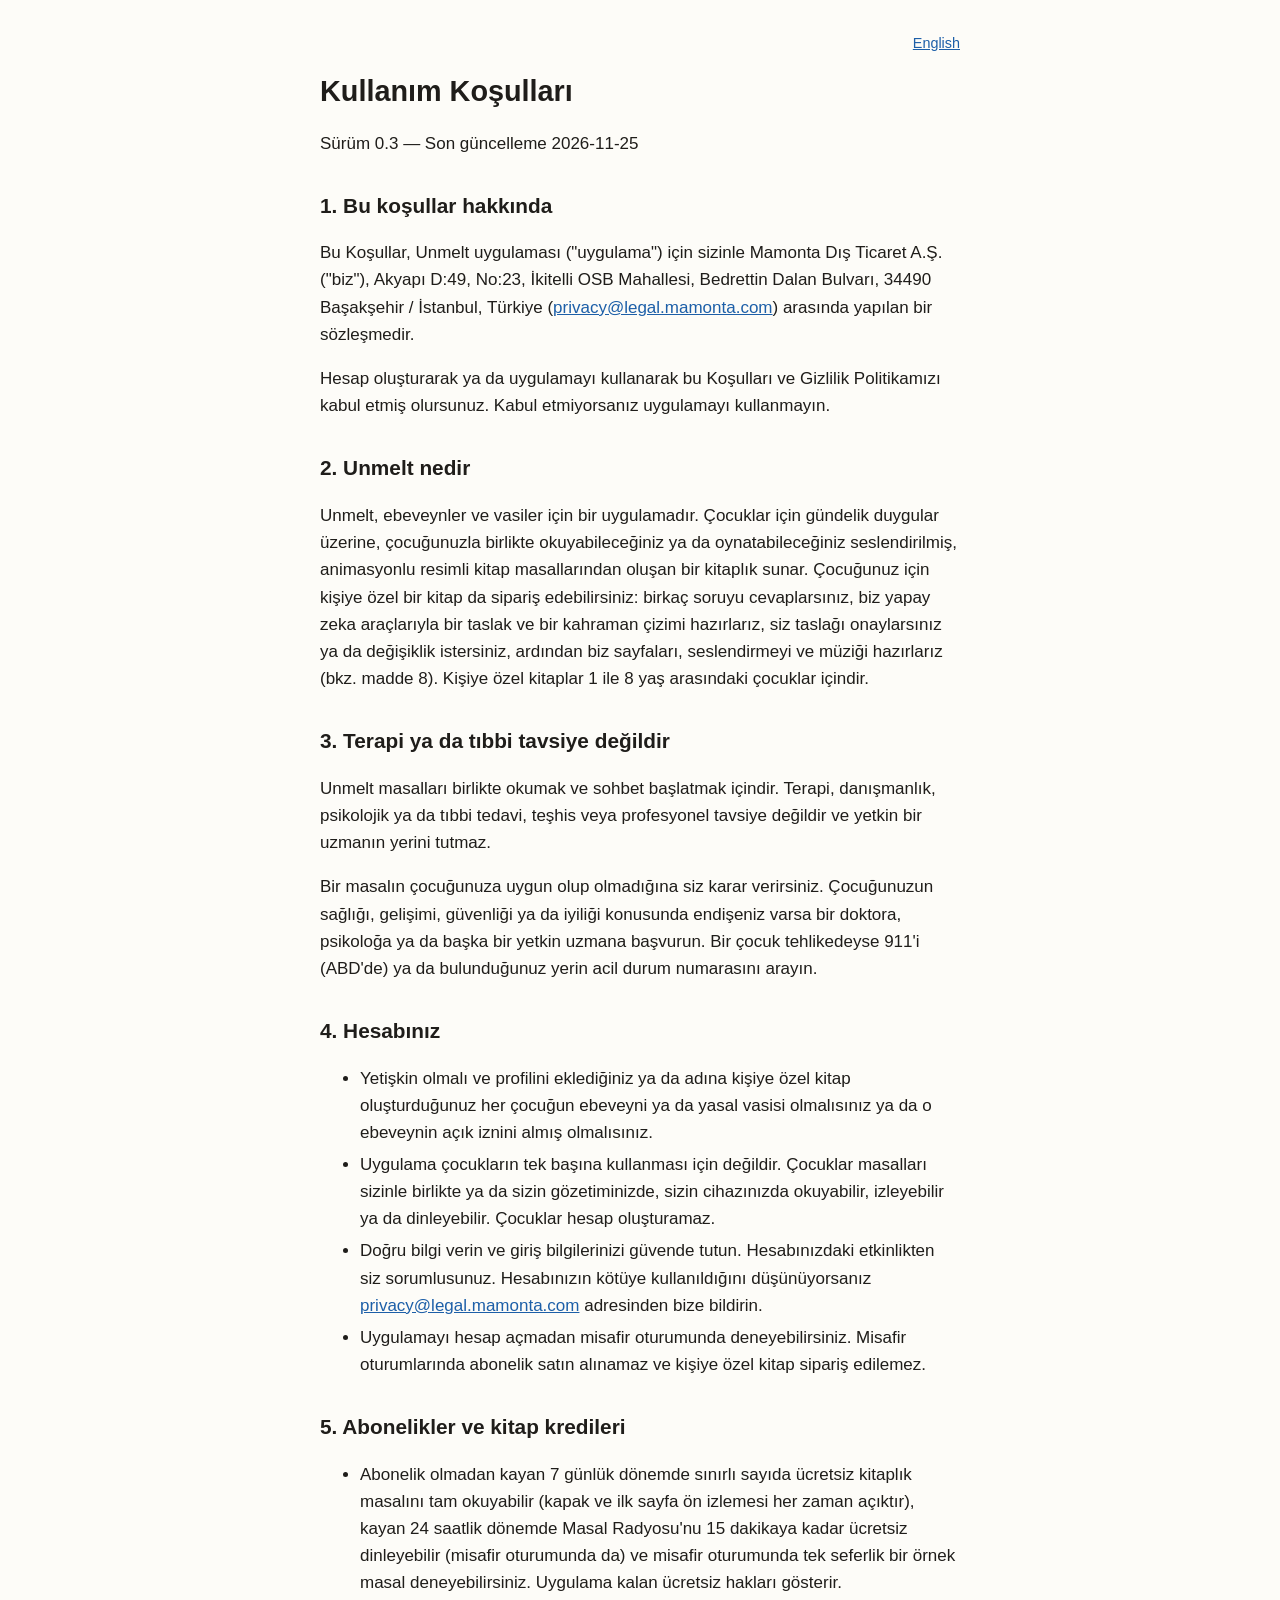
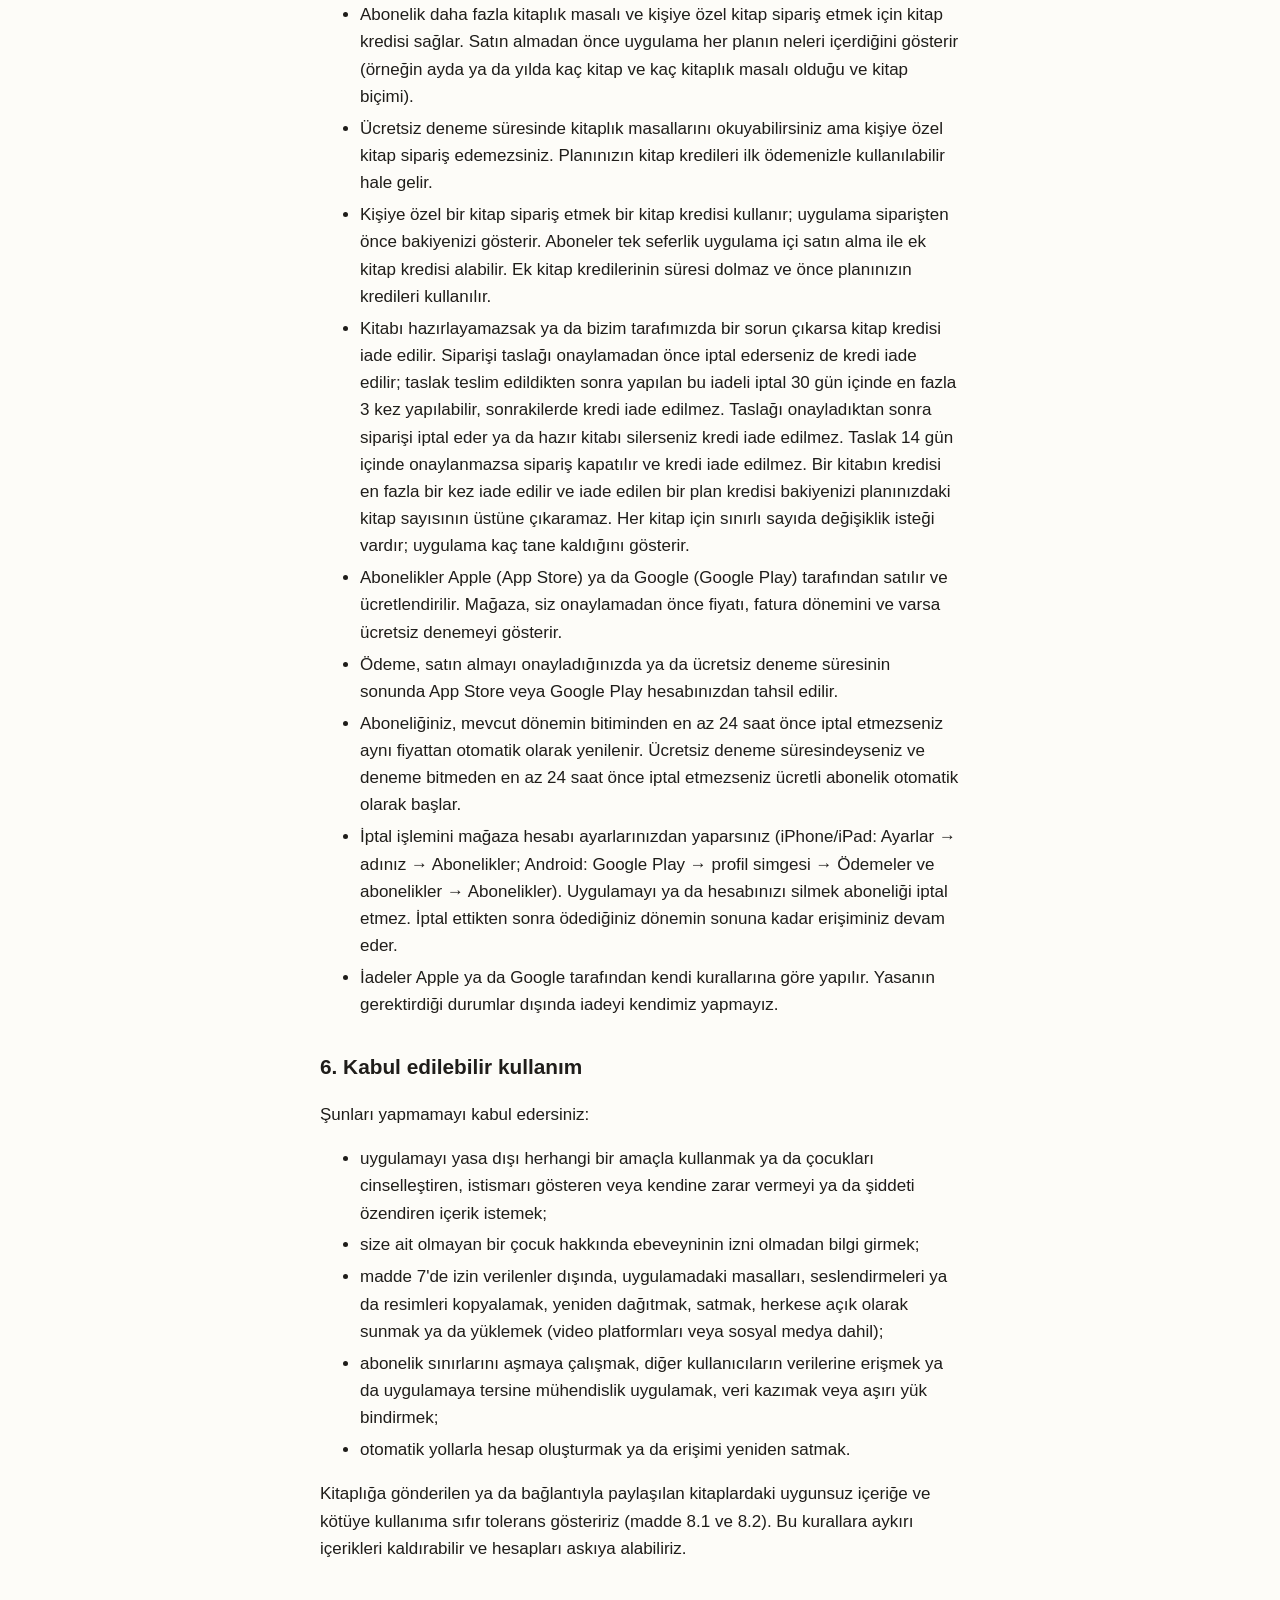
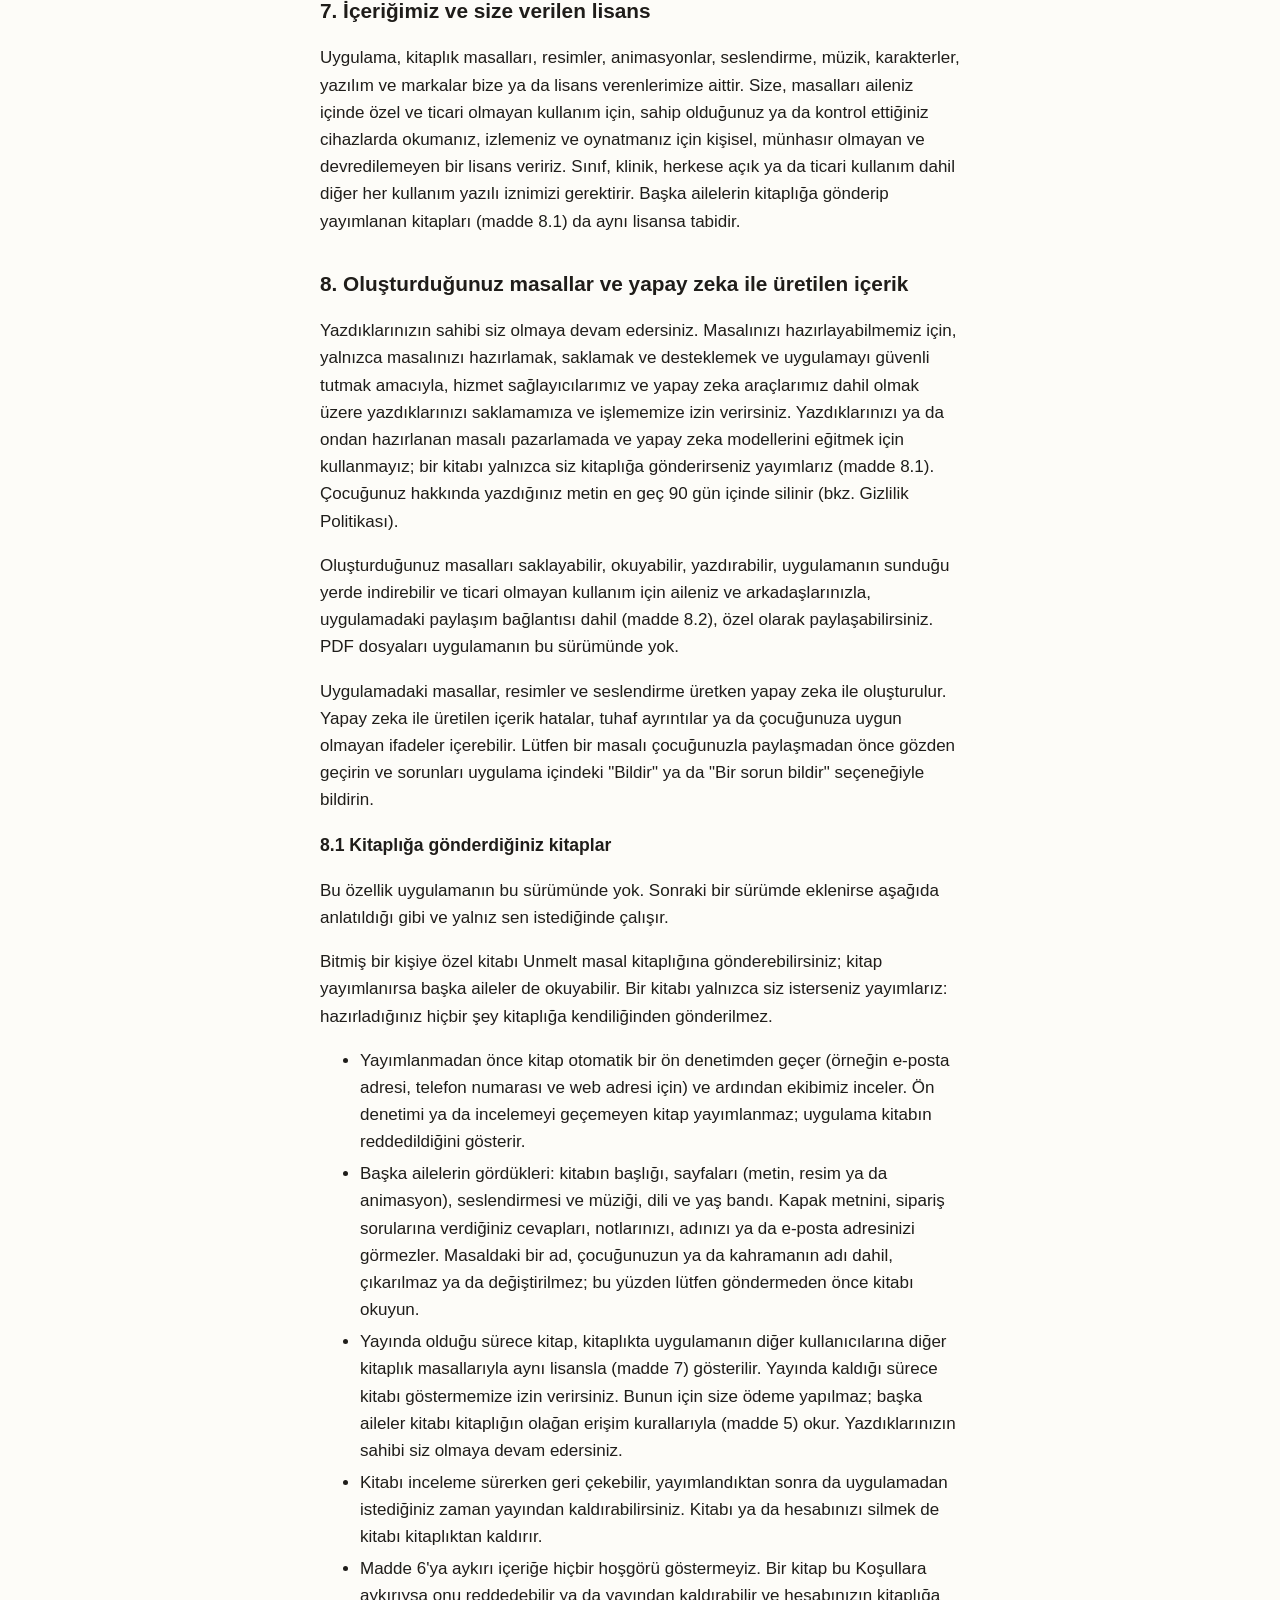
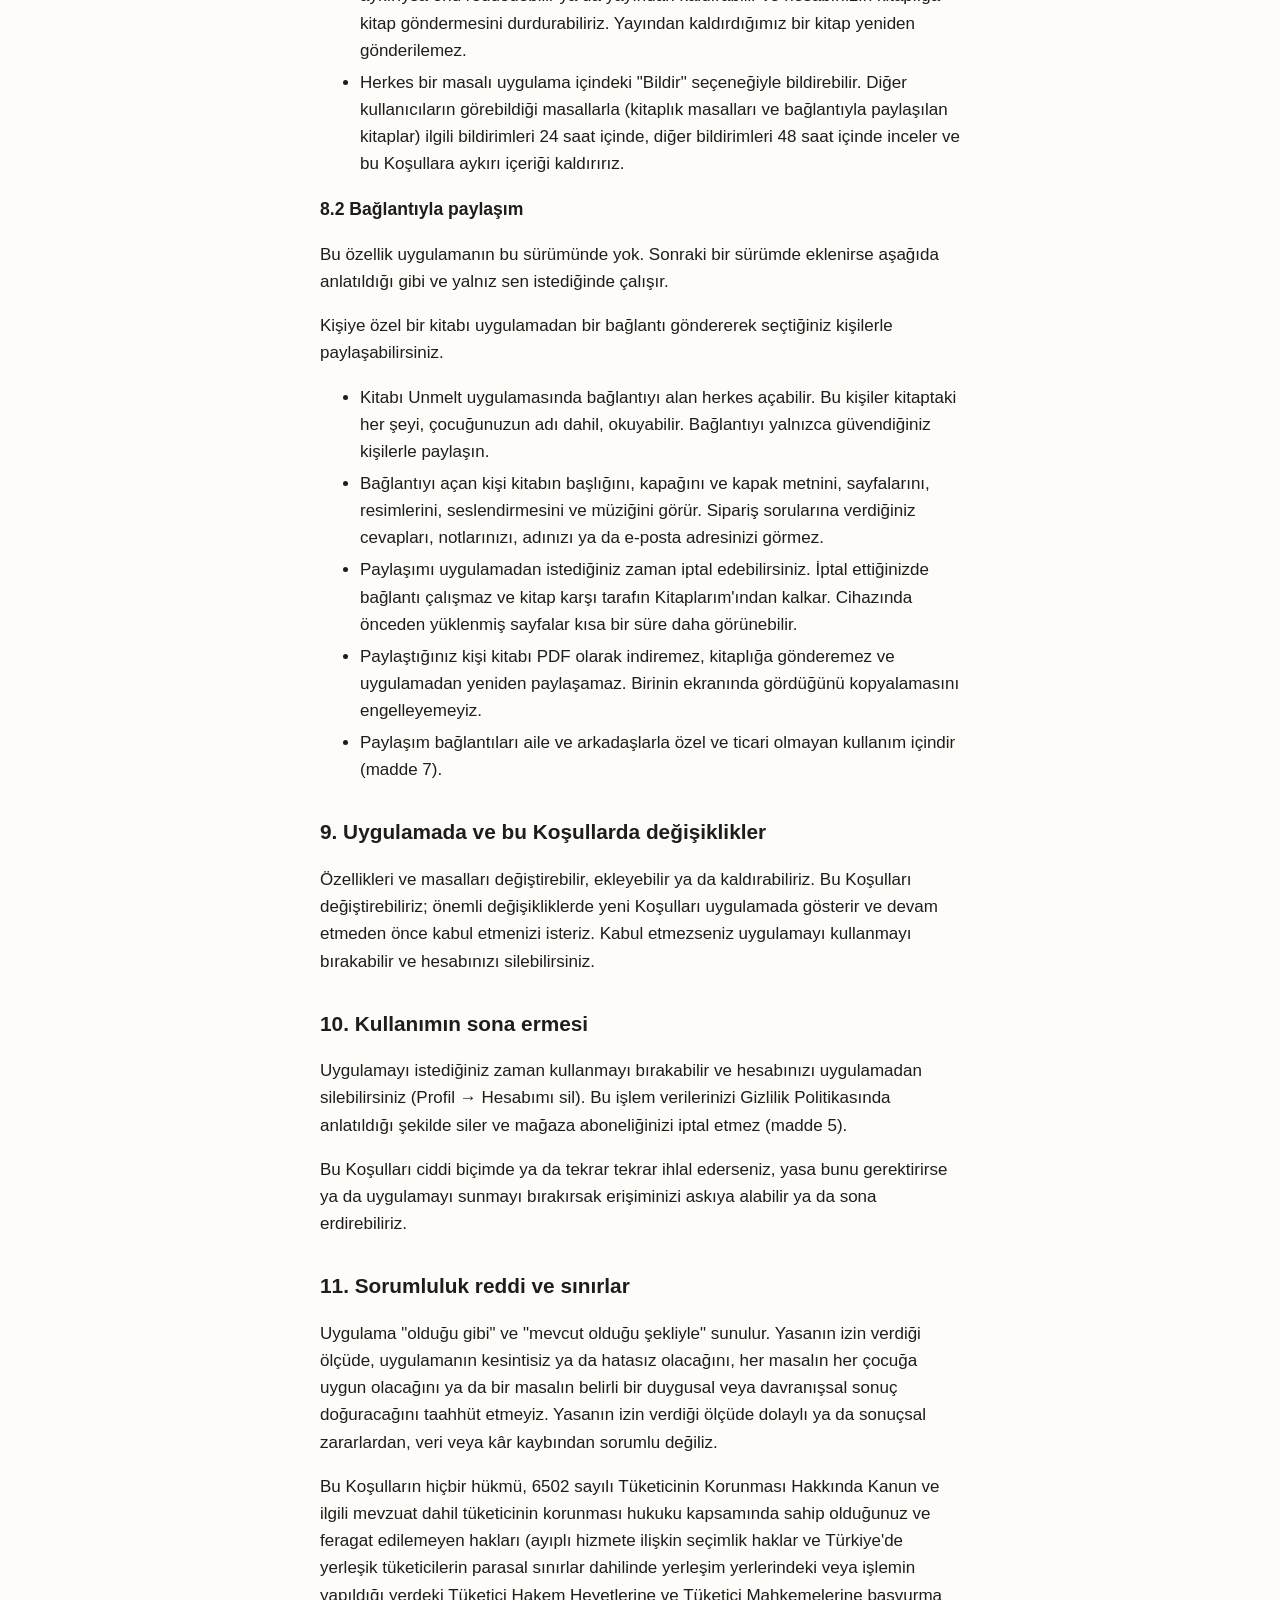
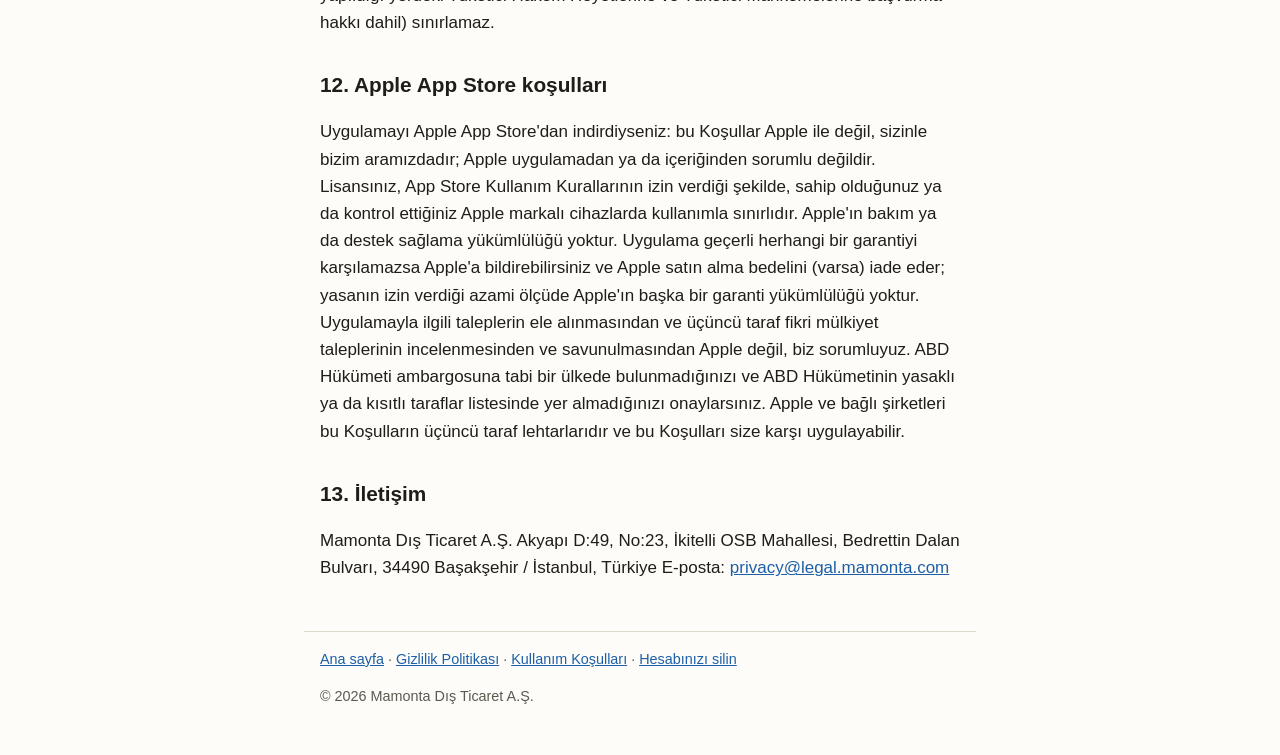
<file: terms/tr/index.html>
<!doctype html>
<html lang="tr">
<head>
<meta charset="utf-8">
<meta name="viewport" content="width=device-width, initial-scale=1">
<title>Unmelt — Kullanım Koşulları</title>
<link rel="stylesheet" href="../../style.css">
<link rel="alternate" hreflang="en" href="../../terms/index.html">
</head>
<body>
<main>
<p class="dil"><a href="../../terms/index.html" hreflang="en">English</a></p>
<h1>Kullanım Koşulları</h1>
<p>Sürüm 0.3 — Son güncelleme 2026-11-25</p>
<h2>1. Bu koşullar hakkında</h2>
<p>Bu Koşullar, Unmelt uygulaması ("uygulama") için sizinle Mamonta Dış Ticaret A.Ş. ("biz"), Akyapı D:49, No:23, İkitelli OSB Mahallesi, Bedrettin Dalan Bulvarı, 34490 Başakşehir / İstanbul, Türkiye (<a href="mailto:privacy@legal.mamonta.com">privacy@legal.mamonta.com</a>) arasında yapılan bir sözleşmedir.</p>
<p>Hesap oluşturarak ya da uygulamayı kullanarak bu Koşulları ve Gizlilik Politikamızı kabul etmiş olursunuz. Kabul etmiyorsanız uygulamayı kullanmayın.</p>
<h2>2. Unmelt nedir</h2>
<p>Unmelt, ebeveynler ve vasiler için bir uygulamadır. Çocuklar için gündelik duygular üzerine, çocuğunuzla birlikte okuyabileceğiniz ya da oynatabileceğiniz seslendirilmiş, animasyonlu resimli kitap masallarından oluşan bir kitaplık sunar. Çocuğunuz için kişiye özel bir kitap da sipariş edebilirsiniz: birkaç soruyu cevaplarsınız, biz yapay zeka araçlarıyla bir taslak ve bir kahraman çizimi hazırlarız, siz taslağı onaylarsınız ya da değişiklik istersiniz, ardından biz sayfaları, seslendirmeyi ve müziği hazırlarız (bkz. madde 8). Kişiye özel kitaplar 1 ile 8 yaş arasındaki çocuklar içindir.</p>
<h2>3. Terapi ya da tıbbi tavsiye değildir</h2>
<p>Unmelt masalları birlikte okumak ve sohbet başlatmak içindir. Terapi, danışmanlık, psikolojik ya da tıbbi tedavi, teşhis veya profesyonel tavsiye değildir ve yetkin bir uzmanın yerini tutmaz.</p>
<p>Bir masalın çocuğunuza uygun olup olmadığına siz karar verirsiniz. Çocuğunuzun sağlığı, gelişimi, güvenliği ya da iyiliği konusunda endişeniz varsa bir doktora, psikoloğa ya da başka bir yetkin uzmana başvurun. Bir çocuk tehlikedeyse 911'i (ABD'de) ya da bulunduğunuz yerin acil durum numarasını arayın.</p>
<h2>4. Hesabınız</h2>
<ul>
<li>Yetişkin olmalı ve profilini eklediğiniz ya da adına kişiye özel kitap oluşturduğunuz her çocuğun ebeveyni ya da yasal vasisi olmalısınız ya da o ebeveynin açık iznini almış olmalısınız.</li>
<li>Uygulama çocukların tek başına kullanması için değildir. Çocuklar masalları sizinle birlikte ya da sizin gözetiminizde, sizin cihazınızda okuyabilir, izleyebilir ya da dinleyebilir. Çocuklar hesap oluşturamaz.</li>
<li>Doğru bilgi verin ve giriş bilgilerinizi güvende tutun. Hesabınızdaki etkinlikten siz sorumlusunuz. Hesabınızın kötüye kullanıldığını düşünüyorsanız <a href="mailto:privacy@legal.mamonta.com">privacy@legal.mamonta.com</a> adresinden bize bildirin.</li>
<li>Uygulamayı hesap açmadan misafir oturumunda deneyebilirsiniz. Misafir oturumlarında abonelik satın alınamaz ve kişiye özel kitap sipariş edilemez.</li>
</ul>
<h2>5. Abonelikler ve kitap kredileri</h2>
<ul>
<li>Abonelik olmadan kayan 7 günlük dönemde sınırlı sayıda ücretsiz kitaplık masalını tam okuyabilir (kapak ve ilk sayfa ön izlemesi her zaman açıktır), kayan 24 saatlik dönemde Masal Radyosu'nu 15 dakikaya kadar ücretsiz dinleyebilir (misafir oturumunda da) ve misafir oturumunda tek seferlik bir örnek masal deneyebilirsiniz. Uygulama kalan ücretsiz hakları gösterir.</li>
<li>Abonelik daha fazla kitaplık masalı ve kişiye özel kitap sipariş etmek için kitap kredisi sağlar. Satın almadan önce uygulama her planın neleri içerdiğini gösterir (örneğin ayda ya da yılda kaç kitap ve kaç kitaplık masalı olduğu ve kitap biçimi).</li>
<li>Ücretsiz deneme süresinde kitaplık masallarını okuyabilirsiniz ama kişiye özel kitap sipariş edemezsiniz. Planınızın kitap kredileri ilk ödemenizle kullanılabilir hale gelir.</li>
<li>Kişiye özel bir kitap sipariş etmek bir kitap kredisi kullanır; uygulama siparişten önce bakiyenizi gösterir. Aboneler tek seferlik uygulama içi satın alma ile ek kitap kredisi alabilir. Ek kitap kredilerinin süresi dolmaz ve önce planınızın kredileri kullanılır.</li>
<li>Kitabı hazırlayamazsak ya da bizim tarafımızda bir sorun çıkarsa kitap kredisi iade edilir. Siparişi taslağı onaylamadan önce iptal ederseniz de kredi iade edilir; taslak teslim edildikten sonra yapılan bu iadeli iptal 30 gün içinde en fazla 3 kez yapılabilir, sonrakilerde kredi iade edilmez. Taslağı onayladıktan sonra siparişi iptal eder ya da hazır kitabı silerseniz kredi iade edilmez. Taslak 14 gün içinde onaylanmazsa sipariş kapatılır ve kredi iade edilmez. Bir kitabın kredisi en fazla bir kez iade edilir ve iade edilen bir plan kredisi bakiyenizi planınızdaki kitap sayısının üstüne çıkaramaz. Her kitap için sınırlı sayıda değişiklik isteği vardır; uygulama kaç tane kaldığını gösterir.</li>
<li>Abonelikler Apple (App Store) ya da Google (Google Play) tarafından satılır ve ücretlendirilir. Mağaza, siz onaylamadan önce fiyatı, fatura dönemini ve varsa ücretsiz denemeyi gösterir.</li>
<li>Ödeme, satın almayı onayladığınızda ya da ücretsiz deneme süresinin sonunda App Store veya Google Play hesabınızdan tahsil edilir.</li>
<li>Aboneliğiniz, mevcut dönemin bitiminden en az 24 saat önce iptal etmezseniz aynı fiyattan otomatik olarak yenilenir. Ücretsiz deneme süresindeyseniz ve deneme bitmeden en az 24 saat önce iptal etmezseniz ücretli abonelik otomatik olarak başlar.</li>
<li>İptal işlemini mağaza hesabı ayarlarınızdan yaparsınız (iPhone/iPad: Ayarlar → adınız → Abonelikler; Android: Google Play → profil simgesi → Ödemeler ve abonelikler → Abonelikler). Uygulamayı ya da hesabınızı silmek aboneliği iptal etmez. İptal ettikten sonra ödediğiniz dönemin sonuna kadar erişiminiz devam eder.</li>
<li>İadeler Apple ya da Google tarafından kendi kurallarına göre yapılır. Yasanın gerektirdiği durumlar dışında iadeyi kendimiz yapmayız.</li>
</ul>
<h2>6. Kabul edilebilir kullanım</h2>
<p>Şunları yapmamayı kabul edersiniz:</p>
<ul>
<li>uygulamayı yasa dışı herhangi bir amaçla kullanmak ya da çocukları cinselleştiren, istismarı gösteren veya kendine zarar vermeyi ya da şiddeti özendiren içerik istemek;</li>
<li>size ait olmayan bir çocuk hakkında ebeveyninin izni olmadan bilgi girmek;</li>
<li>madde 7'de izin verilenler dışında, uygulamadaki masalları, seslendirmeleri ya da resimleri kopyalamak, yeniden dağıtmak, satmak, herkese açık olarak sunmak ya da yüklemek (video platformları veya sosyal medya dahil);</li>
<li>abonelik sınırlarını aşmaya çalışmak, diğer kullanıcıların verilerine erişmek ya da uygulamaya tersine mühendislik uygulamak, veri kazımak veya aşırı yük bindirmek;</li>
<li>otomatik yollarla hesap oluşturmak ya da erişimi yeniden satmak.</li>
</ul>
<p>Kitaplığa gönderilen ya da bağlantıyla paylaşılan kitaplardaki uygunsuz içeriğe ve kötüye kullanıma sıfır tolerans gösteririz (madde 8.1 ve 8.2). Bu kurallara aykırı içerikleri kaldırabilir ve hesapları askıya alabiliriz.</p>
<h2>7. İçeriğimiz ve size verilen lisans</h2>
<p>Uygulama, kitaplık masalları, resimler, animasyonlar, seslendirme, müzik, karakterler, yazılım ve markalar bize ya da lisans verenlerimize aittir. Size, masalları aileniz içinde özel ve ticari olmayan kullanım için, sahip olduğunuz ya da kontrol ettiğiniz cihazlarda okumanız, izlemeniz ve oynatmanız için kişisel, münhasır olmayan ve devredilemeyen bir lisans veririz. Sınıf, klinik, herkese açık ya da ticari kullanım dahil diğer her kullanım yazılı iznimizi gerektirir. Başka ailelerin kitaplığa gönderip yayımlanan kitapları (madde 8.1) da aynı lisansa tabidir.</p>
<h2>8. Oluşturduğunuz masallar ve yapay zeka ile üretilen içerik</h2>
<p>Yazdıklarınızın sahibi siz olmaya devam edersiniz. Masalınızı hazırlayabilmemiz için, yalnızca masalınızı hazırlamak, saklamak ve desteklemek ve uygulamayı güvenli tutmak amacıyla, hizmet sağlayıcılarımız ve yapay zeka araçlarımız dahil olmak üzere yazdıklarınızı saklamamıza ve işlememize izin verirsiniz. Yazdıklarınızı ya da ondan hazırlanan masalı pazarlamada ve yapay zeka modellerini eğitmek için kullanmayız; bir kitabı yalnızca siz kitaplığa gönderirseniz yayımlarız (madde 8.1). Çocuğunuz hakkında yazdığınız metin en geç 90 gün içinde silinir (bkz. Gizlilik Politikası).</p>
<p>Oluşturduğunuz masalları saklayabilir, okuyabilir, yazdırabilir, uygulamanın sunduğu yerde indirebilir ve ticari olmayan kullanım için aileniz ve arkadaşlarınızla, uygulamadaki paylaşım bağlantısı dahil (madde 8.2), özel olarak paylaşabilirsiniz. PDF dosyaları uygulamanın bu sürümünde yok.</p>
<p>Uygulamadaki masallar, resimler ve seslendirme üretken yapay zeka ile oluşturulur. Yapay zeka ile üretilen içerik hatalar, tuhaf ayrıntılar ya da çocuğunuza uygun olmayan ifadeler içerebilir. Lütfen bir masalı çocuğunuzla paylaşmadan önce gözden geçirin ve sorunları uygulama içindeki "Bildir" ya da "Bir sorun bildir" seçeneğiyle bildirin.</p>
<h3>8.1 Kitaplığa gönderdiğiniz kitaplar</h3>
<p>Bu özellik uygulamanın bu sürümünde yok. Sonraki bir sürümde eklenirse aşağıda anlatıldığı gibi ve yalnız sen istediğinde çalışır.</p>
<p>Bitmiş bir kişiye özel kitabı Unmelt masal kitaplığına gönderebilirsiniz; kitap yayımlanırsa başka aileler de okuyabilir. Bir kitabı yalnızca siz isterseniz yayımlarız: hazırladığınız hiçbir şey kitaplığa kendiliğinden gönderilmez.</p>
<ul>
<li>Yayımlanmadan önce kitap otomatik bir ön denetimden geçer (örneğin e-posta adresi, telefon numarası ve web adresi için) ve ardından ekibimiz inceler. Ön denetimi ya da incelemeyi geçemeyen kitap yayımlanmaz; uygulama kitabın reddedildiğini gösterir.</li>
<li>Başka ailelerin gördükleri: kitabın başlığı, sayfaları (metin, resim ya da animasyon), seslendirmesi ve müziği, dili ve yaş bandı. Kapak metnini, sipariş sorularına verdiğiniz cevapları, notlarınızı, adınızı ya da e-posta adresinizi görmezler. Masaldaki bir ad, çocuğunuzun ya da kahramanın adı dahil, çıkarılmaz ya da değiştirilmez; bu yüzden lütfen göndermeden önce kitabı okuyun.</li>
<li>Yayında olduğu sürece kitap, kitaplıkta uygulamanın diğer kullanıcılarına diğer kitaplık masallarıyla aynı lisansla (madde 7) gösterilir. Yayında kaldığı sürece kitabı göstermemize izin verirsiniz. Bunun için size ödeme yapılmaz; başka aileler kitabı kitaplığın olağan erişim kurallarıyla (madde 5) okur. Yazdıklarınızın sahibi siz olmaya devam edersiniz.</li>
<li>Kitabı inceleme sürerken geri çekebilir, yayımlandıktan sonra da uygulamadan istediğiniz zaman yayından kaldırabilirsiniz. Kitabı ya da hesabınızı silmek de kitabı kitaplıktan kaldırır.</li>
<li>Madde 6'ya aykırı içeriğe hiçbir hoşgörü göstermeyiz. Bir kitap bu Koşullara aykırıysa onu reddedebilir ya da yayından kaldırabilir ve hesabınızın kitaplığa kitap göndermesini durdurabiliriz. Yayından kaldırdığımız bir kitap yeniden gönderilemez.</li>
<li>Herkes bir masalı uygulama içindeki "Bildir" seçeneğiyle bildirebilir. Diğer kullanıcıların görebildiği masallarla (kitaplık masalları ve bağlantıyla paylaşılan kitaplar) ilgili bildirimleri 24 saat içinde, diğer bildirimleri 48 saat içinde inceler ve bu Koşullara aykırı içeriği kaldırırız.</li>
</ul>
<h3>8.2 Bağlantıyla paylaşım</h3>
<p>Bu özellik uygulamanın bu sürümünde yok. Sonraki bir sürümde eklenirse aşağıda anlatıldığı gibi ve yalnız sen istediğinde çalışır.</p>
<p>Kişiye özel bir kitabı uygulamadan bir bağlantı göndererek seçtiğiniz kişilerle paylaşabilirsiniz.</p>
<ul>
<li>Kitabı Unmelt uygulamasında bağlantıyı alan herkes açabilir. Bu kişiler kitaptaki her şeyi, çocuğunuzun adı dahil, okuyabilir. Bağlantıyı yalnızca güvendiğiniz kişilerle paylaşın.</li>
<li>Bağlantıyı açan kişi kitabın başlığını, kapağını ve kapak metnini, sayfalarını, resimlerini, seslendirmesini ve müziğini görür. Sipariş sorularına verdiğiniz cevapları, notlarınızı, adınızı ya da e-posta adresinizi görmez.</li>
<li>Paylaşımı uygulamadan istediğiniz zaman iptal edebilirsiniz. İptal ettiğinizde bağlantı çalışmaz ve kitap karşı tarafın Kitaplarım'ından kalkar. Cihazında önceden yüklenmiş sayfalar kısa bir süre daha görünebilir.</li>
<li>Paylaştığınız kişi kitabı PDF olarak indiremez, kitaplığa gönderemez ve uygulamadan yeniden paylaşamaz. Birinin ekranında gördüğünü kopyalamasını engelleyemeyiz.</li>
<li>Paylaşım bağlantıları aile ve arkadaşlarla özel ve ticari olmayan kullanım içindir (madde 7).</li>
</ul>
<h2>9. Uygulamada ve bu Koşullarda değişiklikler</h2>
<p>Özellikleri ve masalları değiştirebilir, ekleyebilir ya da kaldırabiliriz. Bu Koşulları değiştirebiliriz; önemli değişikliklerde yeni Koşulları uygulamada gösterir ve devam etmeden önce kabul etmenizi isteriz. Kabul etmezseniz uygulamayı kullanmayı bırakabilir ve hesabınızı silebilirsiniz.</p>
<h2>10. Kullanımın sona ermesi</h2>
<p>Uygulamayı istediğiniz zaman kullanmayı bırakabilir ve hesabınızı uygulamadan silebilirsiniz (Profil → Hesabımı sil). Bu işlem verilerinizi Gizlilik Politikasında anlatıldığı şekilde siler ve mağaza aboneliğinizi iptal etmez (madde 5).</p>
<p>Bu Koşulları ciddi biçimde ya da tekrar tekrar ihlal ederseniz, yasa bunu gerektirirse ya da uygulamayı sunmayı bırakırsak erişiminizi askıya alabilir ya da sona erdirebiliriz.</p>
<h2>11. Sorumluluk reddi ve sınırlar</h2>
<p>Uygulama "olduğu gibi" ve "mevcut olduğu şekliyle" sunulur. Yasanın izin verdiği ölçüde, uygulamanın kesintisiz ya da hatasız olacağını, her masalın her çocuğa uygun olacağını ya da bir masalın belirli bir duygusal veya davranışsal sonuç doğuracağını taahhüt etmeyiz. Yasanın izin verdiği ölçüde dolaylı ya da sonuçsal zararlardan, veri veya kâr kaybından sorumlu değiliz.</p>
<p>Bu Koşulların hiçbir hükmü, 6502 sayılı Tüketicinin Korunması Hakkında Kanun ve ilgili mevzuat dahil tüketicinin korunması hukuku kapsamında sahip olduğunuz ve feragat edilemeyen hakları (ayıplı hizmete ilişkin seçimlik haklar ve Türkiye'de yerleşik tüketicilerin parasal sınırlar dahilinde yerleşim yerlerindeki veya işlemin yapıldığı yerdeki Tüketici Hakem Heyetlerine ve Tüketici Mahkemelerine başvurma hakkı dahil) sınırlamaz.</p>
<h2>12. Apple App Store koşulları</h2>
<p>Uygulamayı Apple App Store'dan indirdiyseniz: bu Koşullar Apple ile değil, sizinle bizim aramızdadır; Apple uygulamadan ya da içeriğinden sorumlu değildir. Lisansınız, App Store Kullanım Kurallarının izin verdiği şekilde, sahip olduğunuz ya da kontrol ettiğiniz Apple markalı cihazlarda kullanımla sınırlıdır. Apple'ın bakım ya da destek sağlama yükümlülüğü yoktur. Uygulama geçerli herhangi bir garantiyi karşılamazsa Apple'a bildirebilirsiniz ve Apple satın alma bedelini (varsa) iade eder; yasanın izin verdiği azami ölçüde Apple'ın başka bir garanti yükümlülüğü yoktur. Uygulamayla ilgili taleplerin ele alınmasından ve üçüncü taraf fikri mülkiyet taleplerinin incelenmesinden ve savunulmasından Apple değil, biz sorumluyuz. ABD Hükümeti ambargosuna tabi bir ülkede bulunmadığınızı ve ABD Hükümetinin yasaklı ya da kısıtlı taraflar listesinde yer almadığınızı onaylarsınız. Apple ve bağlı şirketleri bu Koşulların üçüncü taraf lehtarlarıdır ve bu Koşulları size karşı uygulayabilir.</p>
<h2>13. İletişim</h2>
<p>Mamonta Dış Ticaret A.Ş. Akyapı D:49, No:23, İkitelli OSB Mahallesi, Bedrettin Dalan Bulvarı, 34490 Başakşehir / İstanbul, Türkiye E-posta: <a href="mailto:privacy@legal.mamonta.com">privacy@legal.mamonta.com</a></p>
</main>
<footer>
<nav><a href="../../tr/index.html">Ana sayfa</a> · <a href="../../privacy/tr/index.html">Gizlilik Politikası</a> · <a href="../../terms/tr/index.html">Kullanım Koşulları</a> · <a href="../../delete-account/tr/index.html">Hesabınızı silin</a></nav>
<p>© 2026 Mamonta Dış Ticaret A.Ş.</p>
</footer>
</body>
</html>
</file>
<file: style.css>
:root{--bg:#fdfcf8;--fg:#1f1d1a;--muted:#5d5850;--link:#1d5fa8;--line:#ddd8cc}
@media (prefers-color-scheme:dark){:root{--bg:#161514;--fg:#ece8e1;--muted:#a8a296;--link:#8cbcf0;--line:#3a3733}}
*{box-sizing:border-box}
html{-webkit-text-size-adjust:100%}
body{margin:0;background:var(--bg);color:var(--fg);font:17px/1.6 -apple-system,BlinkMacSystemFont,"Segoe UI",Roboto,Helvetica,Arial,sans-serif;overflow-wrap:break-word}
main,footer{max-width:42rem;margin:0 auto;padding:0 16px}
main{padding-top:2rem;padding-bottom:2rem}
h1{font-size:1.8rem;line-height:1.25}
h2{font-size:1.3rem;margin-top:2rem}
h3{font-size:1.1rem}
a{color:var(--link)}
li{margin:.3rem 0}
footer{border-top:1px solid var(--line);padding-top:1rem;padding-bottom:2rem;color:var(--muted);font-size:.9rem}
.dil{margin:0;text-align:right;font-size:.9rem}
code{font-size:.9em}
</file>
